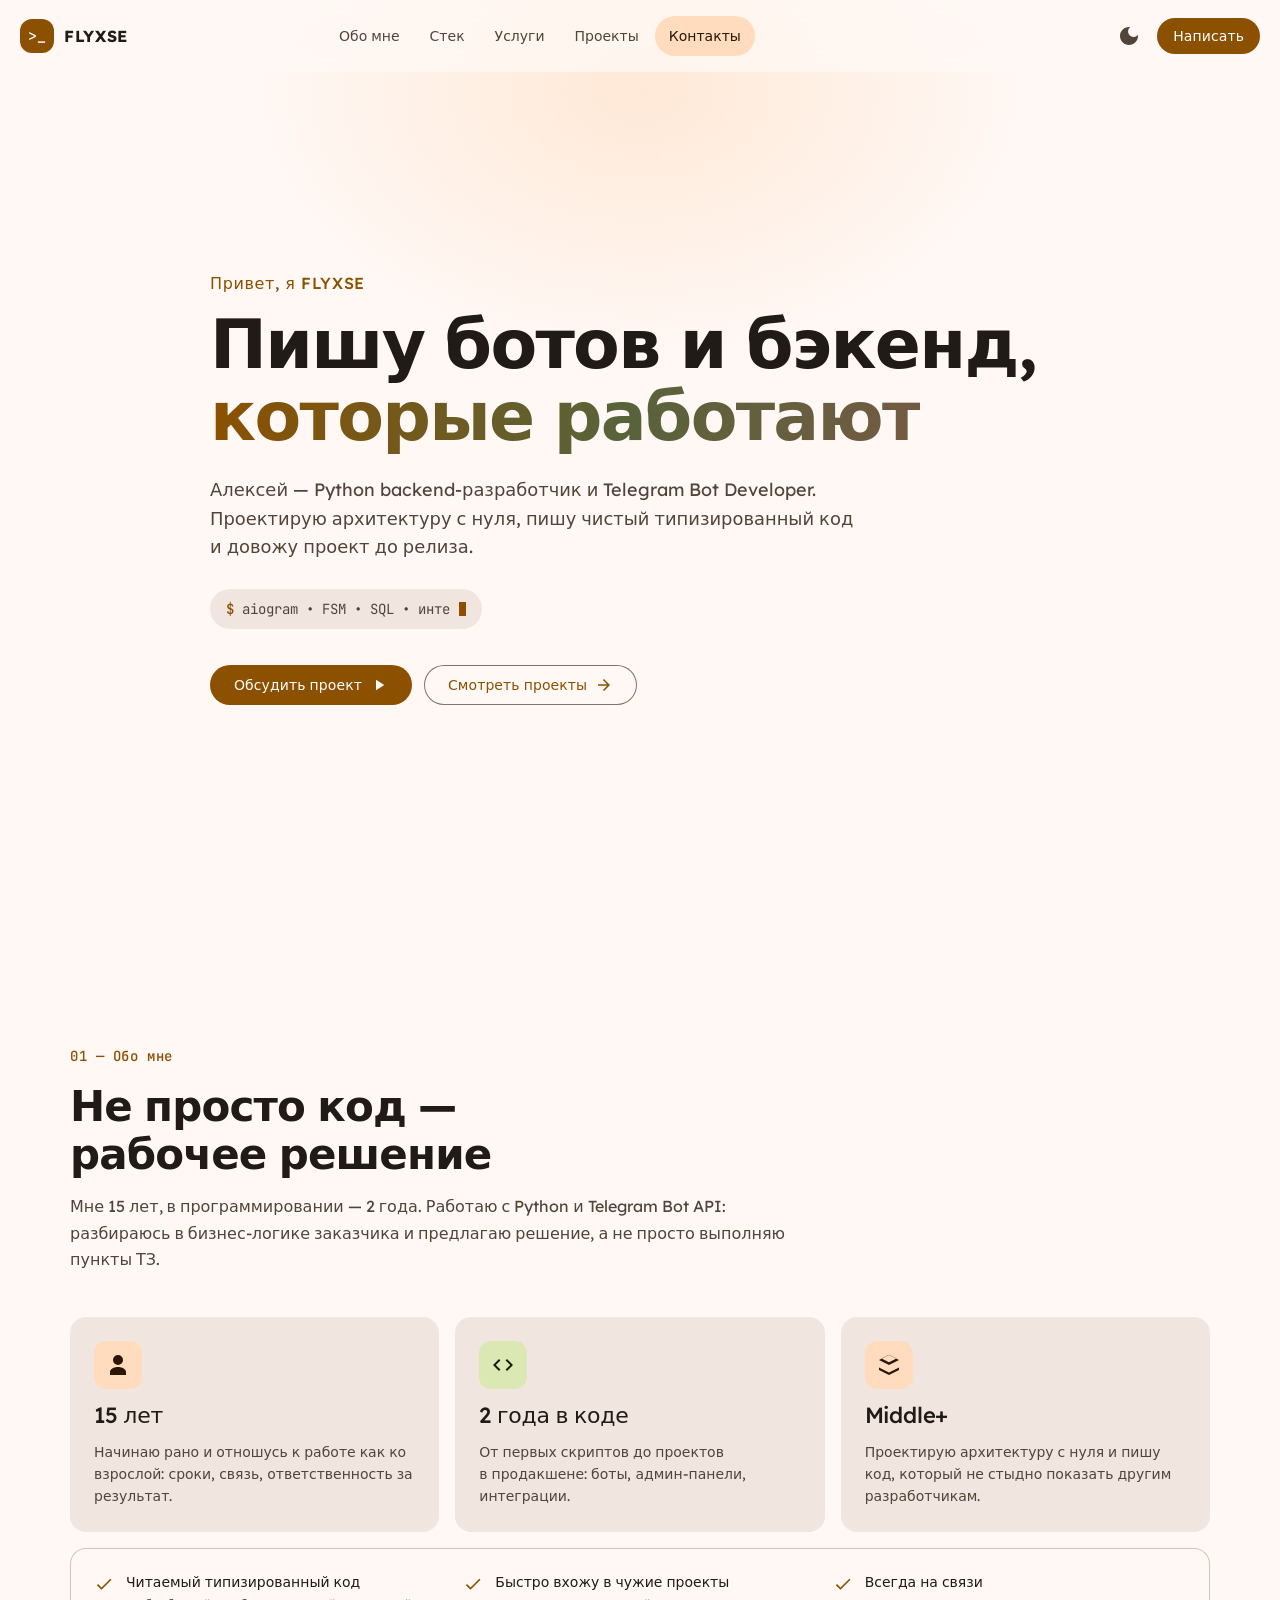
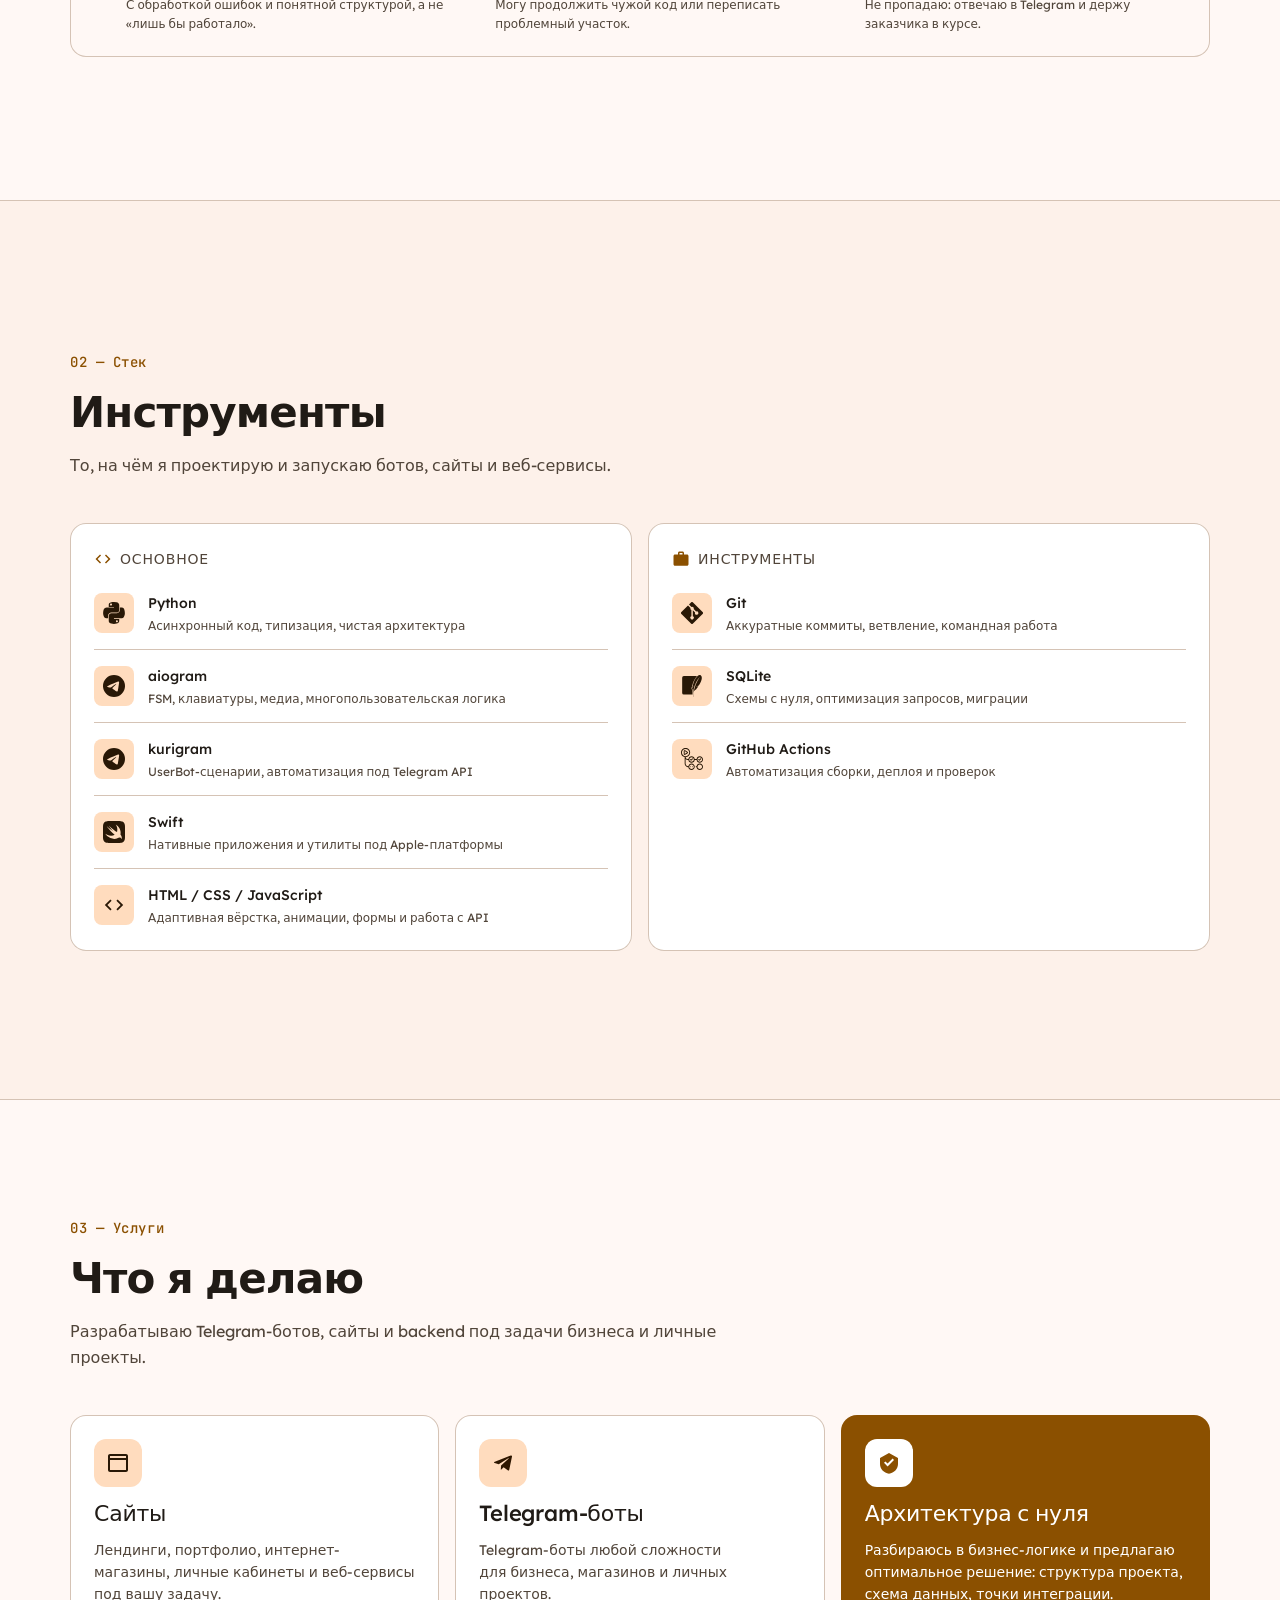
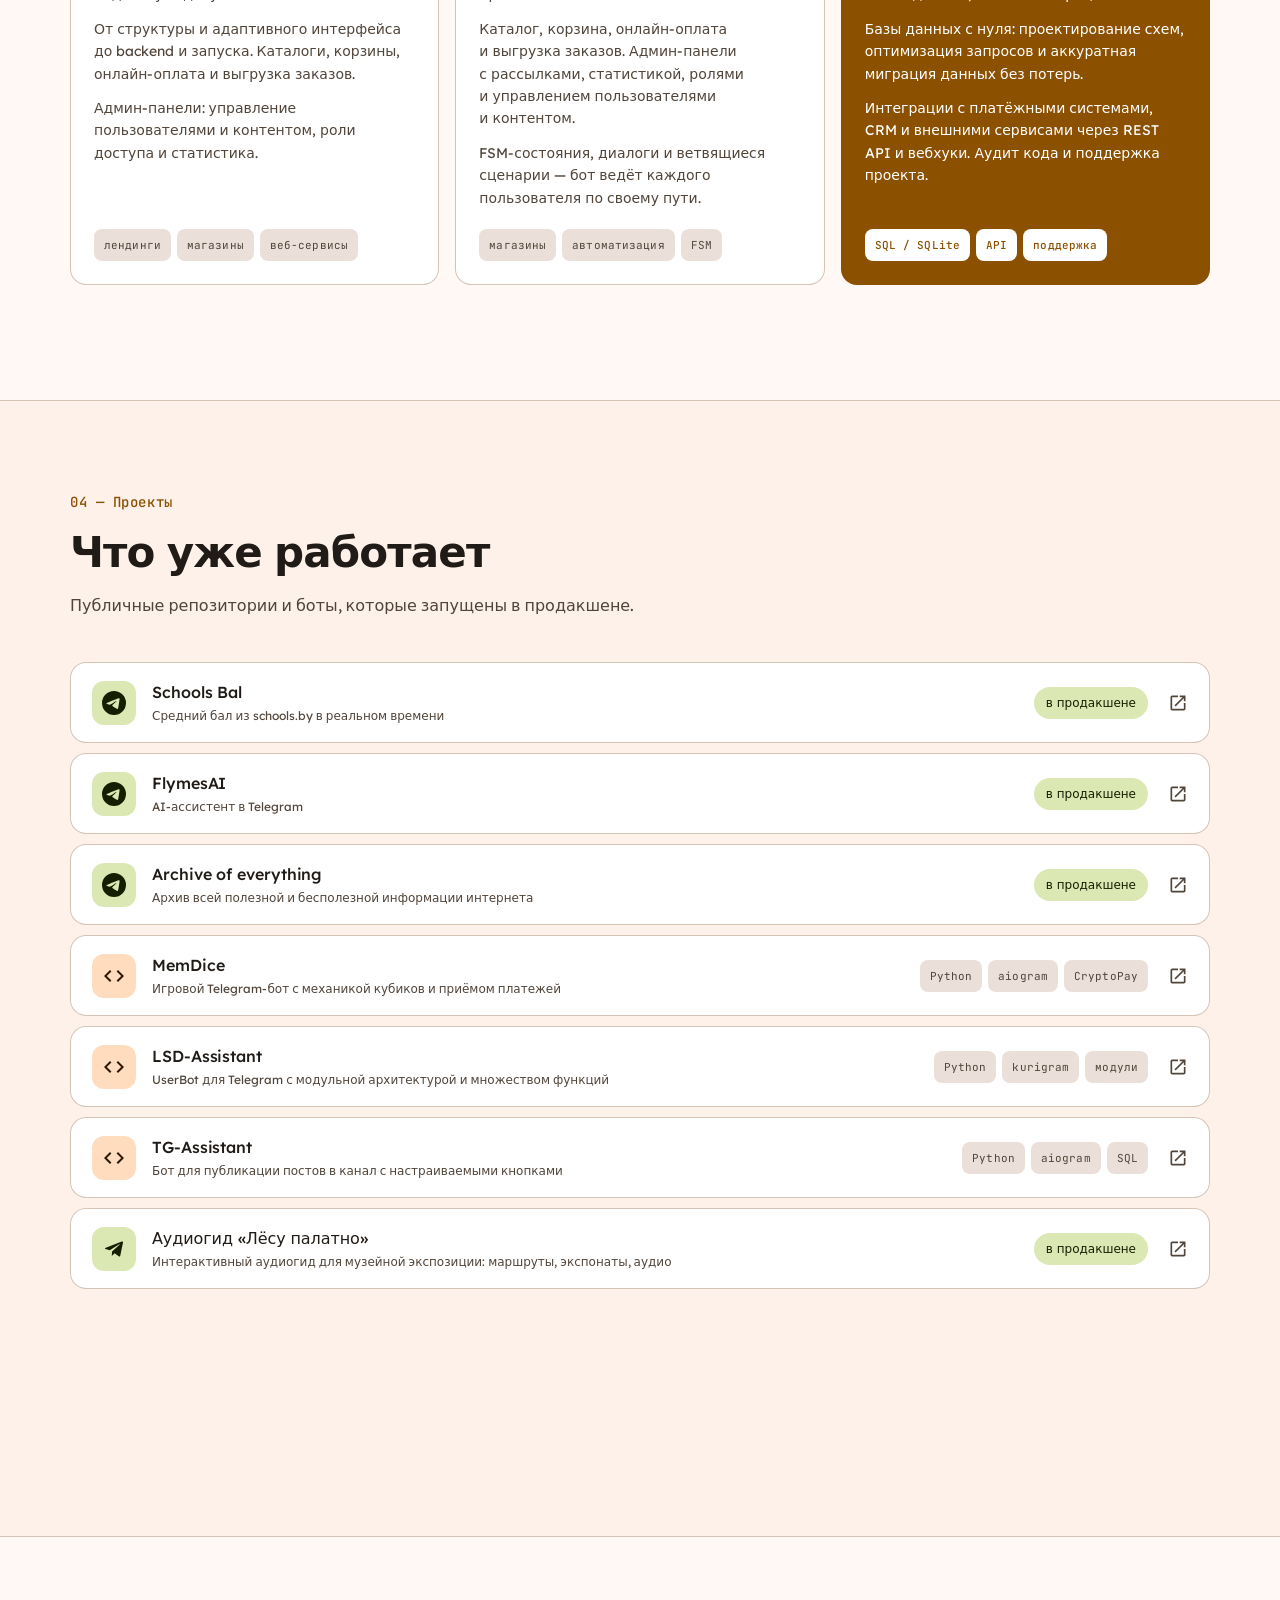
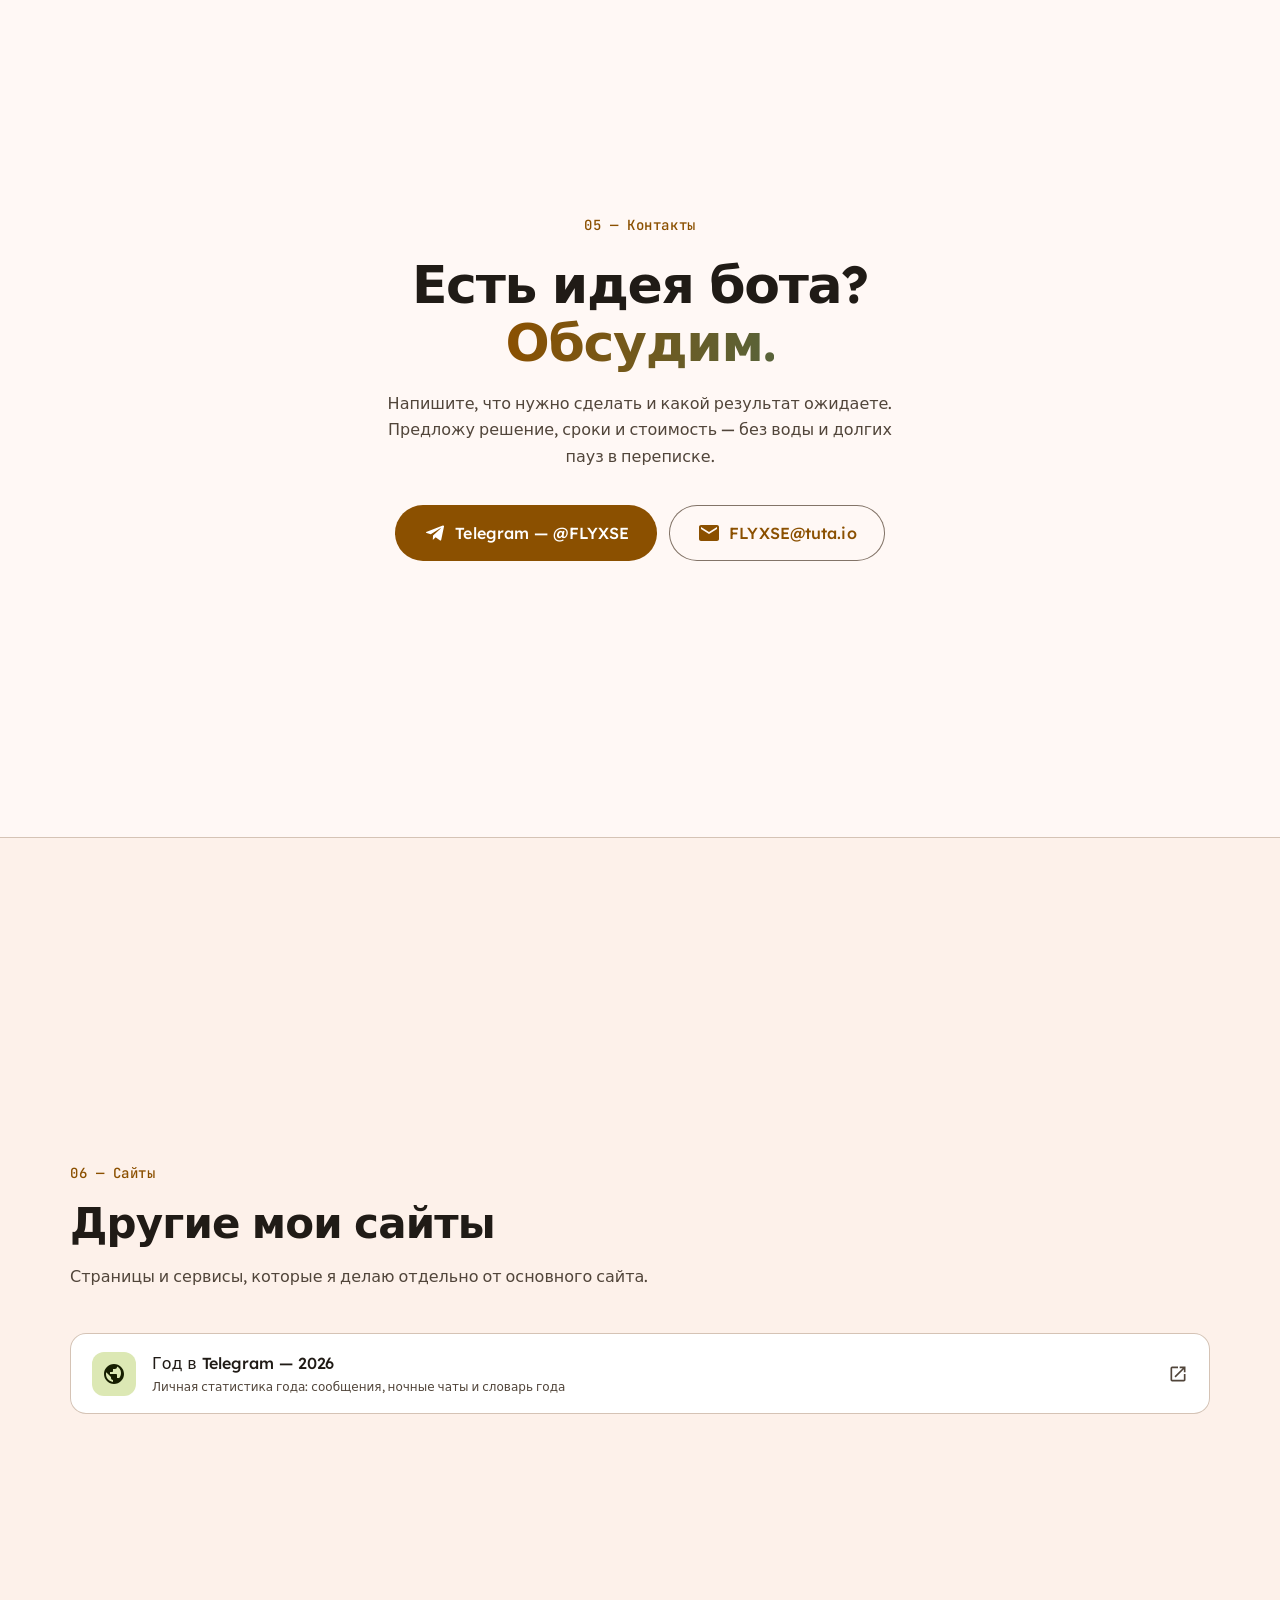
<file: index.html>
<!DOCTYPE html>
<html lang="ru">
<head>
  <meta charset="UTF-8">
  <meta name="viewport" content="width=device-width, initial-scale=1.0">
  <title>FLYXSE — Telegram Bot &amp; Python Backend Developer</title>
  <meta name="description" content="FLYXSE (Алексей) — Python backend-разработчик и Telegram Bot Developer из Беларуси. Боты для бизнеса, админ-панели, интеграции с API, базы данных.">
  <meta name="theme-color" content="#fff8f5" media="(prefers-color-scheme: light)">
  <meta name="theme-color" content="#17120f" media="(prefers-color-scheme: dark)">
  <meta property="og:type" content="website">
  <meta property="og:title" content="FLYXSE — Telegram Bot &amp; Python Backend Developer">
  <meta property="og:description" content="Боты для бизнеса, админ-панели, интеграции с API. Проектирую архитектуру с нуля и довожу до релиза.">
  <meta property="og:locale" content="ru_RU">
  <link rel="icon" href="data:image/svg+xml,%3Csvg xmlns='http://www.w3.org/2000/svg' viewBox='0 0 32 32'%3E%3Crect width='32' height='32' rx='9' fill='%238b5000'/%3E%3Ctext x='16' y='22' font-family='lexend,sans-serif' font-size='15' font-weight='600' fill='%23ffdcbe' text-anchor='middle'%3E%3E_%3C/text%3E%3C/svg%3E">
  <link rel="preconnect" href="https://fonts.googleapis.com">
  <link rel="preconnect" href="https://fonts.gstatic.com" crossorigin>
  <link href="https://fonts.googleapis.com/css2?family=Lexend:wght@300;400;500;600;700&family=JetBrains+Mono:wght@400;500&display=swap" rel="stylesheet">
  <link rel="stylesheet" href="tokens.css">
  <link rel="stylesheet" href="styles.css">
  <script>
    // Тема применяется до первой отрисовки, чтобы не было вспышки
    (function () {
      try {
        var saved = localStorage.getItem('flyxse-theme');
        if (saved === 'light' || saved === 'dark') document.documentElement.dataset.theme = saved;
      } catch (e) {}
    })();
  </script>
</head>
<body>

  <a class="skip-link" href="#main">Перейти к содержимому</a>

  <!-- ══════════════ TOP APP BAR ══════════════ -->
  <header class="app-bar" id="app-bar">
    <div class="app-bar__inner">
      <a class="brand" href="#home" aria-label="FLYXSE — на главную">
        <span class="brand__mark" aria-hidden="true">&gt;_</span>
        <span class="brand__name">FLYXSE</span>
      </a>

      <nav class="app-bar__nav" aria-label="Основная навигация">
        <a href="#about">Обо мне</a>
        <a href="#stack">Стек</a>
        <a href="#services">Услуги</a>
        <a href="#projects">Проекты</a>
        <a href="#contact">Контакты</a>
      </nav>

      <div class="app-bar__actions">
        <button class="icon-btn" id="theme-toggle" type="button" aria-label="Переключить тему" aria-pressed="false">
          <svg class="icon icon--sun" viewBox="0 0 24 24" aria-hidden="true"><path d="M12 7c-2.76 0-5 2.24-5 5s2.24 5 5 5 5-2.24 5-5-2.24-5-5-5zM2 13h2c.55 0 1-.45 1-1s-.45-1-1-1H2c-.55 0-1 .45-1 1s.45 1 1 1zm18 0h2c.55 0 1-.45 1-1s-.45-1-1-1h-2c-.55 0-1 .45-1 1s.45 1 1 1zM11 2v2c0 .55.45 1 1 1s1-.45 1-1V2c0-.55-.45-1-1-1s-1 .45-1 1zm0 18v2c0 .55.45 1 1 1s1-.45 1-1v-2c0-.55-.45-1-1-1s-1 .45-1 1zM5.99 4.58a.996.996 0 0 0-1.41 0 .996.996 0 0 0 0 1.41l1.06 1.06c.39.39 1.03.39 1.41 0s.39-1.03 0-1.41L5.99 4.58zm12.37 12.37a.996.996 0 0 0-1.41 0 .996.996 0 0 0 0 1.41l1.06 1.06c.39.39 1.03.39 1.41 0a.996.996 0 0 0 0-1.41l-1.06-1.06zm1.06-10.96a.996.996 0 0 0 0-1.41.996.996 0 0 0-1.41 0l-1.06 1.06c-.39.39-.39 1.03 0 1.41s1.03.39 1.41 0l1.06-1.06zM7.05 18.36a.996.996 0 0 0 0-1.41.996.996 0 0 0-1.41 0l-1.06 1.06c-.39.39-.39 1.03 0 1.41s1.03.39 1.41 0l1.06-1.06z"/></svg>
          <svg class="icon icon--moon" viewBox="0 0 24 24" aria-hidden="true"><path d="M12 3c-4.97 0-9 4.03-9 9s4.03 9 9 9 9-4.03 9-9c0-.46-.04-.92-.1-1.36-.98 1.37-2.58 2.26-4.4 2.26-2.98 0-5.4-2.42-5.4-5.4 0-1.81.89-3.42 2.26-4.4-.44-.06-.9-.1-1.36-.1z"/></svg>
        </button>
        <a class="btn btn--filled btn--sm app-bar__cta" href="https://t.me/FLYXSE" target="_blank" rel="noopener">
          Написать
        </a>
        <button class="icon-btn app-bar__menu" id="menu-open" type="button" aria-label="Открыть меню" aria-expanded="false" aria-controls="drawer">
          <svg class="icon" viewBox="0 0 24 24" aria-hidden="true"><path d="M3 6h18v2H3V6zm0 5h18v2H3v-2zm0 5h18v2H3v-2z"/></svg>
        </button>
      </div>
    </div>
  </header>

  <!-- ══════════════ NAV DRAWER (mobile) ══════════════ -->
  <div class="scrim" id="scrim" hidden></div>
  <aside class="drawer" id="drawer" aria-label="Меню" aria-hidden="true">
    <div class="drawer__head">
      <span class="brand__mark" aria-hidden="true">&gt;_</span>
      <span class="brand__name">FLYXSE</span>
      <button class="icon-btn" id="menu-close" type="button" aria-label="Закрыть меню">
        <svg class="icon" viewBox="0 0 24 24" aria-hidden="true"><path d="M19 6.41 17.59 5 12 10.59 6.41 5 5 6.41 10.59 12 5 17.59 6.41 19 12 13.41 17.59 19 19 17.59 13.41 12z"/></svg>
      </button>
    </div>
    <nav class="drawer__nav" aria-label="Мобильная навигация">
      <a href="#about"><span class="drawer__num">01</span>Обо мне</a>
      <a href="#stack"><span class="drawer__num">02</span>Стек</a>
      <a href="#services"><span class="drawer__num">03</span>Услуги</a>
      <a href="#projects"><span class="drawer__num">04</span>Проекты</a>
      <a href="#contact"><span class="drawer__num">05</span>Контакты</a>
    </nav>
    <div class="drawer__foot">
      <a class="btn btn--filled btn--full" href="https://t.me/FLYXSE" target="_blank" rel="noopener">Написать в Telegram</a>
    </div>
  </aside>

  <main id="main">

    <!-- ══════════════ HERO ══════════════ -->
    <section class="hero" id="home" aria-labelledby="hero-title">
      <div class="hero__glow" aria-hidden="true"></div>
      <div class="wrap hero__inner">

        <p class="hero__kicker">Привет, я&nbsp;FLYXSE</p>

        <h1 class="hero__title" id="hero-title">
          Пишу ботов и&nbsp;бэкенд,<br>
          <span class="hero__title-accent">которые работают</span>
        </h1>

        <p class="hero__sub">
          Алексей — Python backend-разработчик и&nbsp;Telegram Bot Developer.
          Проектирую архитектуру с&nbsp;нуля, пишу чистый типизированный код
          и&nbsp;довожу проект до&nbsp;релиза.
        </p>

        <p class="hero__typing" aria-live="off">
          <span class="hero__typing-label">$</span>
          <span id="typing" class="hero__typing-text"></span><span class="caret" aria-hidden="true"></span>
        </p>

        <div class="hero__cta">
          <a class="btn btn--filled" href="https://t.me/FLYXSE" target="_blank" rel="noopener">
            Обсудить проект
            <svg class="icon icon--sm" viewBox="0 0 24 24" aria-hidden="true"><path d="M8 5v14l11-7z"/></svg>
          </a>
          <a class="btn btn--outlined" href="#projects">
            Смотреть проекты
            <svg class="icon icon--sm" viewBox="0 0 24 24" aria-hidden="true"><path d="M12 4l-1.41 1.41L16.17 11H4v2h12.17l-5.58 5.59L12 20l8-8z"/></svg>
          </a>
        </div>
      </div>
    </section>

    <!-- ══════════════ ABOUT ══════════════ -->
    <section class="section" id="about" aria-labelledby="about-title">
      <div class="wrap">
        <div class="section__head reveal">
          <span class="section__eyebrow">01 — Обо мне</span>
          <h2 class="section__title" id="about-title">Не&nbsp;просто код&nbsp;— рабочее решение</h2>
          <p class="section__sub">
            Мне 15&nbsp;лет, в&nbsp;программировании&nbsp;— 2&nbsp;года. Работаю с&nbsp;Python и&nbsp;Telegram Bot API:
            разбираюсь в&nbsp;бизнес-логике заказчика и&nbsp;предлагаю решение, а&nbsp;не&nbsp;просто выполняю пункты ТЗ.
          </p>
        </div>

        <div class="about-grid">
          <article class="card card--filled reveal">
            <span class="card__icon card__icon--primary">
              <svg class="icon" viewBox="0 0 24 24" aria-hidden="true"><path d="M12 12a5 5 0 1 0 0-10 5 5 0 0 0 0 10zm0 2c-4.42 0-8 2.24-8 5v3h16v-3c0-2.76-3.58-5-8-5z"/></svg>
            </span>
            <h3 class="card__title">15 лет</h3>
            <p class="card__text">Начинаю рано и&nbsp;отношусь к&nbsp;работе как ко взрослой: сроки, связь, ответственность за результат.</p>
          </article>

          <article class="card card--filled reveal">
            <span class="card__icon card__icon--tertiary">
              <svg class="icon" viewBox="0 0 24 24" aria-hidden="true"><path d="M9.4 16.6 4.8 12l4.6-4.6L8 6l-6 6 6 6 1.4-1.4zm5.2 0 4.6-4.6-4.6-4.6L16 6l6 6-6 6-1.4-1.4z"/></svg>
            </span>
            <h3 class="card__title">2 года в коде</h3>
            <p class="card__text">От первых скриптов до&nbsp;проектов в&nbsp;продакшене: боты, админ-панели, интеграции.</p>
          </article>

          <article class="card card--filled reveal">
            <span class="card__icon card__icon--secondary">
              <svg class="icon" viewBox="0 0 24 24" aria-hidden="true"><path d="M12 2 2 7l10 5 10-5-10-5zm0 7.24L4.53 5.5 12 1.76l7.47 3.74L12 9.24zM2 17l10 5 10-5v-2.5l-10 5-10-5V17z"/></svg>
            </span>
            <h3 class="card__title">Middle+</h3>
            <p class="card__text">Проектирую архитектуру с&nbsp;нуля и&nbsp;пишу код, который не&nbsp;стыдно показать другим разработчикам.</p>
          </article>
        </div>

        <ul class="principles reveal" aria-label="Принципы работы">
          <li>
            <svg class="icon icon--check" viewBox="0 0 24 24" aria-hidden="true"><path d="M9 16.17 4.83 12l-1.42 1.41L9 19 21 7l-1.41-1.41z"/></svg>
            <div><strong>Читаемый типизированный код</strong><span>С обработкой ошибок и&nbsp;понятной структурой, а не «лишь бы работало».</span></div>
          </li>
          <li>
            <svg class="icon icon--check" viewBox="0 0 24 24" aria-hidden="true"><path d="M9 16.17 4.83 12l-1.42 1.41L9 19 21 7l-1.41-1.41z"/></svg>
            <div><strong>Быстро вхожу в чужие проекты</strong><span>Могу продолжить чужой код или переписать проблемный участок.</span></div>
          </li>
          <li>
            <svg class="icon icon--check" viewBox="0 0 24 24" aria-hidden="true"><path d="M9 16.17 4.83 12l-1.42 1.41L9 19 21 7l-1.41-1.41z"/></svg>
            <div><strong>Всегда на связи</strong><span>Не пропадаю: отвечаю в&nbsp;Telegram и&nbsp;держу заказчика в&nbsp;курсе.</span></div>
          </li>
        </ul>
      </div>
    </section>

    <!-- ══════════════ STACK ══════════════ -->
    <section class="section section--tonal" id="stack" aria-labelledby="stack-title">
      <div class="wrap">
        <div class="section__head reveal">
          <span class="section__eyebrow">02 — Стек</span>
          <h2 class="section__title" id="stack-title">Инструменты</h2>
          <p class="section__sub">То, на&nbsp;чём я&nbsp;проектирую и&nbsp;запускаю ботов, сайты и&nbsp;веб-сервисы.</p>
        </div>

        <div class="stack-grid">
          <div class="stack-group reveal">
            <h3 class="stack-group__title">
              <svg class="icon icon--sm" viewBox="0 0 24 24" aria-hidden="true"><path d="M9.4 16.6 4.8 12l4.6-4.6L8 6l-6 6 6 6 1.4-1.4zm5.2 0 4.6-4.6-4.6-4.6L16 6l6 6-6 6-1.4-1.4z"/></svg>
              Основное
            </h3>
            <ul class="stack-list">
              <li class="stack-item">
                <span class="stack-item__icon" aria-hidden="true">
                  <svg class="stack-item__brand" viewBox="0 0 24 24"><path d="M11.858 0c-.978.005-1.913.088-2.736.234C6.7.662 6.26 1.558 6.26 3.21v2.182h5.725v.727H4.111c-1.664 0-3.121 1-3.577 2.903-.526 2.181-.549 3.542 0 5.82.407 1.694 1.379 2.902 3.043 2.902h1.969v-2.616c0-1.89 1.635-3.557 3.576-3.557h5.72c1.591 0 2.862-1.31 2.862-2.91v-5.45c0-1.553-1.309-2.718-2.863-2.977A18 18 0 0 0 11.858 0M8.762 1.755c.591 0 1.074.491 1.074 1.095 0 .601-.483 1.087-1.074 1.087A1.08 1.08 0 0 1 7.688 2.85c0-.604.48-1.095 1.074-1.095m9.656 4.364v2.543c0 1.971-1.671 3.63-3.577 3.63H9.122c-1.566 0-2.862 1.34-2.862 2.91v5.452c0 1.551 1.349 2.464 2.862 2.91 1.813.532 3.55.628 5.72 0 1.44-.418 2.862-1.258 2.862-2.91V18.47h-5.719v-.727h8.582c1.664 0 2.284-1.16 2.862-2.903.598-1.793.573-3.518 0-5.819-.41-1.656-1.196-2.903-2.862-2.903zm-3.216 13.807a1.08 1.08 0 0 1 1.074 1.088c0 .604-.48 1.094-1.074 1.094-.592 0-1.075-.49-1.075-1.094 0-.601.483-1.088 1.075-1.088"/></svg>
                </span>
                <div class="stack-item__body">
                  <span class="stack-item__name">Python</span>
                  <span class="stack-item__note">Асинхронный код, типизация, чистая архитектура</span>
                </div>
              </li>
              <li class="stack-item">
                <span class="stack-item__icon" aria-hidden="true">
                  <svg class="stack-item__brand" viewBox="0 0 24 24"><path d="M11.944 0A12 12 0 0 0 0 12a12 12 0 0 0 12 12 12 12 0 0 0 12-12A12 12 0 0 0 12 0a12 12 0 0 0-.056 0zm4.962 7.224c.1-.002.321.023.465.14a.506.506 0 0 1 .171.325c.016.093.036.306.02.472-.18 1.898-.962 6.502-1.36 8.627-.168.9-.499 1.201-.82 1.23-.696.065-1.225-.46-1.9-.902-1.056-.693-1.653-1.124-2.678-1.8-1.185-.78-.417-1.21.258-1.91.177-.184 3.247-2.977 3.307-3.23.007-.032.014-.15-.056-.212s-.174-.041-.249-.024c-.106.024-1.793 1.14-5.061 3.345-.48.33-.913.49-1.302.48-.428-.008-1.252-.241-1.865-.44-.752-.245-1.349-.374-1.297-.789.027-.216.325-.437.893-.663 3.498-1.524 5.83-2.529 6.998-3.014 3.332-1.386 4.025-1.627 4.476-1.635z"/></svg>
                </span>
                <div class="stack-item__body">
                  <span class="stack-item__name">aiogram</span>
                  <span class="stack-item__note">FSM, клавиатуры, медиа, многопользовательская логика</span>
                </div>
              </li>
              <li class="stack-item">
                <span class="stack-item__icon" aria-hidden="true">
                  <svg class="stack-item__brand" viewBox="0 0 24 24"><path d="M11.944 0A12 12 0 0 0 0 12a12 12 0 0 0 12 12 12 12 0 0 0 12-12A12 12 0 0 0 12 0a12 12 0 0 0-.056 0zm4.962 7.224c.1-.002.321.023.465.14a.506.506 0 0 1 .171.325c.016.093.036.306.02.472-.18 1.898-.962 6.502-1.36 8.627-.168.9-.499 1.201-.82 1.23-.696.065-1.225-.46-1.9-.902-1.056-.693-1.653-1.124-2.678-1.8-1.185-.78-.417-1.21.258-1.91.177-.184 3.247-2.977 3.307-3.23.007-.032.014-.15-.056-.212s-.174-.041-.249-.024c-.106.024-1.793 1.14-5.061 3.345-.48.33-.913.49-1.302.48-.428-.008-1.252-.241-1.865-.44-.752-.245-1.349-.374-1.297-.789.027-.216.325-.437.893-.663 3.498-1.524 5.83-2.529 6.998-3.014 3.332-1.386 4.025-1.627 4.476-1.635z"/></svg>
                </span>
                <div class="stack-item__body">
                  <span class="stack-item__name">kurigram</span>
                  <span class="stack-item__note">UserBot-сценарии, автоматизация под Telegram API</span>
                </div>
              </li>
              <li class="stack-item">
                <span class="stack-item__icon" aria-hidden="true">
                  <svg class="stack-item__brand" viewBox="0 0 24 24"><path d="M7.508 0c-.287 0-.573 0-.86.002-.241.002-.483.003-.724.01-.132.003-.263.009-.395.015A9.154 9.154 0 0 0 4.348.15 5.492 5.492 0 0 0 2.85.645 5.04 5.04 0 0 0 .645 2.848c-.245.48-.4.972-.495 1.5-.093.52-.122 1.05-.136 1.576a35.2 35.2 0 0 0-.012.724C0 6.935 0 7.221 0 7.508v8.984c0 .287 0 .575.002.862.002.24.005.481.012.722.014.526.043 1.057.136 1.576.095.528.25 1.02.495 1.5a5.03 5.03 0 0 0 2.205 2.203c.48.244.97.4 1.498.495.52.093 1.05.124 1.576.138.241.007.483.009.724.01.287.002.573.002.86.002h8.984c.287 0 .573 0 .86-.002.241-.001.483-.003.724-.01a10.523 10.523 0 0 0 1.578-.138 5.322 5.322 0 0 0 1.498-.495 5.035 5.035 0 0 0 2.203-2.203c.245-.48.4-.972.495-1.5.093-.52.124-1.05.138-1.576.007-.241.009-.481.01-.722.002-.287.002-.575.002-.862V7.508c0-.287 0-.573-.002-.86a33.662 33.662 0 0 0-.01-.724 10.5 10.5 0 0 0-.138-1.576 5.328 5.328 0 0 0-.495-1.5A5.039 5.039 0 0 0 21.152.645 5.32 5.32 0 0 0 19.654.15a10.493 10.493 0 0 0-1.578-.138 34.98 34.98 0 0 0-.722-.01C17.067 0 16.779 0 16.492 0H7.508zm6.035 3.41c4.114 2.47 6.545 7.162 5.549 11.131-.024.093-.05.181-.076.272l.002.001c2.062 2.538 1.5 5.258 1.236 4.745-1.072-2.086-3.066-1.568-4.088-1.043a6.803 6.803 0 0 1-.281.158l-.02.012-.002.002c-2.115 1.123-4.957 1.205-7.812-.022a12.568 12.568 0 0 1-5.64-4.838c.649.48 1.35.902 2.097 1.252 3.019 1.414 6.051 1.311 8.197-.002C9.651 12.73 7.101 9.67 5.146 7.191a10.628 10.628 0 0 1-1.005-1.384c2.34 2.142 6.038 4.83 7.365 5.576C8.69 8.408 6.208 4.743 6.324 4.86c4.436 4.47 8.528 6.996 8.528 6.996.154.085.27.154.36.213.085-.215.16-.437.224-.668.708-2.588-.09-5.548-1.893-7.992z"/></svg>
                </span>
                <div class="stack-item__body">
                  <span class="stack-item__name">Swift</span>
                  <span class="stack-item__note">Нативные приложения и утилиты под Apple-платформы</span>
                </div>
              </li>
              <li class="stack-item">
                <span class="stack-item__icon" aria-hidden="true">
                  <svg class="stack-item__brand" viewBox="0 0 24 24"><path d="M9.4 16.6 4.8 12l4.6-4.6L8 6l-6 6 6 6 1.4-1.4zm5.2 0 4.6-4.6-4.6-4.6L16 6l6 6-6 6-1.4-1.4z"/></svg>
                </span>
                <div class="stack-item__body">
                  <span class="stack-item__name">HTML / CSS / JavaScript</span>
                  <span class="stack-item__note">Адаптивная вёрстка, анимации, формы и работа с API</span>
                </div>
              </li>
            </ul>
          </div>

          <div class="stack-group reveal">
            <h3 class="stack-group__title">
              <svg class="icon icon--sm" viewBox="0 0 24 24" aria-hidden="true"><path d="M20 6h-4V4c0-1.11-.89-2-2-2h-4c-1.11 0-2 .89-2 2v2H4c-1.11 0-2 .89-2 2v11c0 1.11.89 2 2 2h16c1.11 0 2-.89 2-2V8c0-1.11-.89-2-2-2zm-10-2h4v2h-4V4z"/></svg>
              Инструменты
            </h3>
            <ul class="stack-list">
              <li class="stack-item">
                <span class="stack-item__icon" aria-hidden="true">
                  <svg class="stack-item__brand" viewBox="0 0 24 24"><path d="M13.09 23.549a1.54 1.54 0 0 1-2.18 0L.451 13.089a1.54 1.54 0 0 1 0-2.179l7.191-7.19 2.733 2.733a1.85 1.85 0 0 0 .964 2.326v6.66a1.849 1.849 0 1 0 1.54 0V8.957l2.508 2.508a1.85 1.85 0 1 0 1.09-1.09l-2.634-2.634a1.85 1.85 0 0 0-2.378-2.377L8.73 2.63 10.91.451a1.54 1.54 0 0 1 2.179 0l10.459 10.46a1.54 1.54 0 0 1 0 2.179z"/></svg>
                </span>
                <div class="stack-item__body">
                  <span class="stack-item__name">Git</span>
                  <span class="stack-item__note">Аккуратные коммиты, ветвление, командная работа</span>
                </div>
              </li>
              <li class="stack-item">
                <span class="stack-item__icon" aria-hidden="true">
                  <svg class="stack-item__brand" viewBox="0 0 24 24"><path d="M21.678.521c-1.032-.92-2.28-.55-3.513.544a8.71 8.71 0 0 0-.547.535c-2.109 2.237-4.066 6.38-4.674 9.544.237.48.422 1.093.544 1.561a13.044 13.044 0 0 1 .164.703s-.019-.071-.096-.296l-.05-.146a1.689 1.689 0 0 0-.033-.08c-.138-.32-.518-.995-.686-1.289-.143.423-.27.818-.376 1.176.484.884.778 2.4.778 2.4s-.025-.099-.147-.442c-.107-.303-.644-1.244-.772-1.464-.217.804-.304 1.346-.226 1.478.152.256.296.698.422 1.186.286 1.1.485 2.44.485 2.44l.017.224a22.41 22.41 0 0 0 .056 2.748c.095 1.146.273 2.13.5 2.657l.155-.084c-.334-1.038-.47-2.399-.41-3.967.09-2.398.642-5.29 1.661-8.304 1.723-4.55 4.113-8.201 6.3-9.945-1.993 1.8-4.692 7.63-5.5 9.788-.904 2.416-1.545 4.684-1.931 6.857.666-2.037 2.821-2.912 2.821-2.912s1.057-1.304 2.292-3.166c-.74.169-1.955.458-2.362.629-.6.251-.762.337-.762.337s1.945-1.184 3.613-1.72C21.695 7.9 24.195 2.767 21.678.521m-18.573.543A1.842 1.842 0 0 0 1.27 2.9v16.608a1.84 1.84 0 0 0 1.835 1.834h9.418a22.953 22.953 0 0 1-.052-2.707c-.006-.062-.011-.141-.016-.2a27.01 27.01 0 0 0-.473-2.378c-.121-.47-.275-.898-.369-1.057-.116-.197-.098-.31-.097-.432 0-.12.015-.245.037-.386a9.98 9.98 0 0 1 .234-1.045l.217-.028c-.017-.035-.014-.065-.031-.097l-.041-.381a32.8 32.8 0 0 1 .382-1.194l.2-.019c-.008-.016-.01-.038-.018-.053l-.043-.316c.63-3.28 2.587-7.443 4.8-9.791.066-.069.133-.128.198-.194Z"/></svg>
                </span>
                <div class="stack-item__body">
                  <span class="stack-item__name">SQLite</span>
                  <span class="stack-item__note">Схемы с нуля, оптимизация запросов, миграции</span>
                </div>
              </li>
              <li class="stack-item">
                <span class="stack-item__icon" aria-hidden="true">
                  <svg class="stack-item__brand" viewBox="0 0 24 24"><path d="M10.984 13.836a.5.5 0 0 1-.353-.146l-.745-.743a.5.5 0 1 1 .706-.708l.392.391 1.181-1.18a.5.5 0 0 1 .708.707l-1.535 1.533a.504.504 0 0 1-.354.146zm9.353-.147l1.534-1.532a.5.5 0 0 0-.707-.707l-1.181 1.18-.392-.391a.5.5 0 1 0-.706.708l.746.743a.497.497 0 0 0 .706-.001zM4.527 7.452l2.557-1.585A1 1 0 0 0 7.09 4.17L4.533 2.56A1 1 0 0 0 3 3.406v3.196a1.001 1.001 0 0 0 1.527.85zm2.03-2.436L4 6.602V3.406l2.557 1.61zM24 12.5c0 1.93-1.57 3.5-3.5 3.5a3.503 3.503 0 0 1-3.46-3h-2.08a3.503 3.503 0 0 1-3.46 3 3.502 3.502 0 0 1-3.46-3h-.558c-.972 0-1.85-.399-2.482-1.042V17c0 1.654 1.346 3 3 3h.04c.244-1.693 1.7-3 3.46-3 1.93 0 3.5 1.57 3.5 3.5S13.43 24 11.5 24a3.502 3.502 0 0 1-3.46-3H8c-2.206 0-4-1.794-4-4V9.899A5.008 5.008 0 0 1 0 5c0-2.757 2.243-5 5-5s5 2.243 5 5a5.005 5.005 0 0 1-4.952 4.998A2.482 2.482 0 0 0 7.482 12h.558c.244-1.693 1.7-3 3.46-3a3.502 3.502 0 0 1 3.46 3h2.08a3.503 3.503 0 0 1 3.46-3c1.93 0 3.5 1.57 3.5 3.5zm-15 8c0 1.378 1.122 2.5 2.5 2.5s2.5-1.122 2.5-2.5-1.122-2.5-2.5-2.5S9 19.122 9 20.5zM5 9c2.206 0 4-1.794 4-4S7.206 1 5 1 1 2.794 1 5s1.794 4 4 4zm9 3.5c0-1.378-1.122-2.5-2.5-2.5S9 11.122 9 12.5s1.122 2.5 2.5 2.5 2.5-1.122 2.5-2.5zm9 0c0-1.378-1.122-2.5-2.5-2.5S18 11.122 18 12.5s1.122 2.5 2.5 2.5 2.5-1.122 2.5-2.5zm-13 8a.5.5 0 1 0 1 0 .5.5 0 0 0-1 0zm2 0a.5.5 0 1 0 1 0 .5.5 0 0 0-1 0zm12 0c0 1.93-1.57 3.5-3.5 3.5a3.503 3.503 0 0 1-3.46-3.002c-.007.001-.013.005-.021.005l-.506.017h-.017a.5.5 0 0 1-.016-.999l.506-.017c.018-.002.035.006.052.007A3.503 3.503 0 0 1 20.5 17c1.93 0 3.5 1.57 3.5 3.5zm-1 0c0-1.378-1.122-2.5-2.5-2.5S18 19.122 18 20.5s1.122 2.5 2.5 2.5 2.5-1.122 2.5-2.5z"/></svg>
                </span>
                <div class="stack-item__body">
                  <span class="stack-item__name">GitHub Actions</span>
                  <span class="stack-item__note">Автоматизация сборки, деплоя и проверок</span>
                </div>
              </li>
            </ul>
          </div>
        </div>
      </div>
    </section>

    <!-- ══════════════ SERVICES ══════════════ -->
    <section class="section" id="services" aria-labelledby="services-title">
      <div class="wrap">
        <div class="section__head reveal">
          <span class="section__eyebrow">03 — Услуги</span>
          <h2 class="section__title" id="services-title">Что я&nbsp;делаю</h2>
          <p class="section__sub">Разрабатываю Telegram-ботов, сайты и&nbsp;backend под&nbsp;задачи бизнеса и&nbsp;личные проекты.</p>
        </div>

        <div class="service-grid">
          <article class="card card--outlined service reveal">
            <span class="card__icon card__icon--secondary">
              <svg class="icon" viewBox="0 0 24 24" aria-hidden="true"><path d="M20 3H4c-1.1 0-2 .9-2 2v14c0 1.1.9 2 2 2h16c1.1 0 2-.9 2-2V5c0-1.1-.9-2-2-2zm0 16H4V9h16v10zm0-12H4V5h16v2z"/></svg>
            </span>
            <h3 class="card__title">Сайты</h3>
            <p class="card__text">Лендинги, портфолио, интернет-магазины, личные кабинеты и&nbsp;веб-сервисы под&nbsp;вашу задачу.</p>
            <p class="card__text">От структуры и&nbsp;адаптивного интерфейса до&nbsp;backend и&nbsp;запуска. Каталоги, корзины, онлайн-оплата и&nbsp;выгрузка заказов.</p>
            <p class="card__text">Админ-панели: управление пользователями и&nbsp;контентом, роли доступа и&nbsp;статистика.</p>
            <ul class="tag-row">
              <li class="tag">лендинги</li><li class="tag">магазины</li><li class="tag">веб-сервисы</li>
            </ul>
          </article>

          <article class="card card--outlined service reveal">
            <span class="card__icon card__icon--primary">
              <svg class="icon" viewBox="0 0 24 24" aria-hidden="true"><path d="M9.78 18.65l.28-4.23 7.68-6.92c.34-.31-.07-.46-.52-.19L7.74 13.3 3.64 12c-.88-.25-.89-.86.2-1.3l15.97-6.16c.73-.33 1.43.18 1.15 1.3l-2.72 12.81c-.19.91-.74 1.13-1.5.71L12.6 16.3l-1.99 1.93c-.23.23-.42.42-.83.42z"/></svg>
            </span>
            <h3 class="card__title">Telegram-боты</h3>
            <p class="card__text">Telegram-боты любой сложности для&nbsp;бизнеса, магазинов и&nbsp;личных проектов.</p>
            <p class="card__text">Каталог, корзина, онлайн-оплата и&nbsp;выгрузка заказов. Админ-панели с&nbsp;рассылками, статистикой, ролями и&nbsp;управлением пользователями и&nbsp;контентом.</p>
            <p class="card__text">FSM-состояния, диалоги и&nbsp;ветвящиеся сценарии — бот ведёт каждого пользователя по&nbsp;своему пути.</p>
            <ul class="tag-row">
              <li class="tag">магазины</li><li class="tag">автоматизация</li><li class="tag">FSM</li>
            </ul>
          </article>

          <article class="card card--filled service service--accent reveal">
            <span class="card__icon card__icon--on-accent">
              <svg class="icon" viewBox="0 0 24 24" aria-hidden="true"><path d="M12 2 3 7v6c0 5 3.8 8.8 9 9.8 5.2-1 9-4.8 9-9.8V7l-9-5zm-1.4 13.4L7 11.8l1.4-1.4 2.2 2.2 5-5L17 9l-6.4 6.4z"/></svg>
            </span>
            <h3 class="card__title">Архитектура с нуля</h3>
            <p class="card__text">Разбираюсь в&nbsp;бизнес-логике и&nbsp;предлагаю оптимальное решение: структура проекта, схема данных, точки интеграции.</p>
            <p class="card__text">Базы данных с&nbsp;нуля: проектирование схем, оптимизация запросов и&nbsp;аккуратная миграция данных без&nbsp;потерь.</p>
            <p class="card__text">Интеграции с&nbsp;платёжными системами, CRM и&nbsp;внешними сервисами через REST API и&nbsp;вебхуки. Аудит кода и&nbsp;поддержка проекта.</p>
            <ul class="tag-row">
              <li class="tag">SQL / SQLite</li><li class="tag">API</li><li class="tag">поддержка</li>
            </ul>
          </article>
        </div>
      </div>
    </section>

    <!-- ══════════════ PROJECTS ══════════════ -->
    <section class="section section--tonal" id="projects" aria-labelledby="projects-title">
      <div class="wrap">
        <div class="section__head reveal">
          <span class="section__eyebrow">04 — Проекты</span>
          <h2 class="section__title" id="projects-title">Что уже работает</h2>
          <p class="section__sub">Публичные репозитории и&nbsp;боты, которые запущены в&nbsp;продакшене.</p>
        </div>

        <ul class="project-list">
          <li class="reveal">
            <a class="project" href="https://t.me/Schools_bal_bot" target="_blank" rel="noopener">
              <span class="project__lead">
                <span class="project__badge project__badge--live" aria-hidden="true">
                  <svg class="icon" viewBox="0 0 24 24"><path d="M11.944 0A12 12 0 0 0 0 12a12 12 0 0 0 12 12 12 12 0 0 0 12-12A12 12 0 0 0 12 0a12 12 0 0 0-.056 0zm4.962 7.224c.1-.002.321.023.465.14a.506.506 0 0 1 .171.325c.016.093.036.306.02.472-.18 1.898-.962 6.502-1.36 8.627-.168.9-.499 1.201-.82 1.23-.696.065-1.225-.46-1.9-.902-1.056-.693-1.653-1.124-2.678-1.8-1.185-.78-.417-1.21.258-1.91.177-.184 3.247-2.977 3.307-3.23.007-.032.014-.15-.056-.212s-.174-.041-.249-.024c-.106.024-1.793 1.14-5.061 3.345-.48.33-.913.49-1.302.48-.428-.008-1.252-.241-1.865-.44-.752-.245-1.349-.374-1.297-.789.027-.216.325-.437.893-.663 3.498-1.524 5.83-2.529 6.998-3.014 3.332-1.386 4.025-1.627 4.476-1.635z"/></svg>
                </span>
                <span class="project__title-wrap">
                  <span class="project__title">Schools Bal</span>
                  <span class="project__desc">Средний бал из schools.by в реальном времени</span>
                </span>
              </span>
              <span class="project__meta">
                <span class="status-pill status-pill--live">в продакшене</span>
              </span>
              <svg class="icon project__go" viewBox="0 0 24 24" aria-hidden="true"><path d="M19 19H5V5h7V3H5a2 2 0 0 0-2 2v14a2 2 0 0 0 2 2h14c1.1 0 2-.9 2-2v-7h-2v7zM14 3v2h3.59l-9.83 9.83 1.41 1.41L19 6.41V10h2V3h-7z"/></svg>
            </a>
          </li>

          <li class="reveal">
            <a class="project" href="https://t.me/FlymesAI" target="_blank" rel="noopener">
              <span class="project__lead">
                <span class="project__badge project__badge--live" aria-hidden="true">
                  <svg class="icon" viewBox="0 0 24 24"><path d="M11.944 0A12 12 0 0 0 0 12a12 12 0 0 0 12 12 12 12 0 0 0 12-12A12 12 0 0 0 12 0a12 12 0 0 0-.056 0zm4.962 7.224c.1-.002.321.023.465.14a.506.506 0 0 1 .171.325c.016.093.036.306.02.472-.18 1.898-.962 6.502-1.36 8.627-.168.9-.499 1.201-.82 1.23-.696.065-1.225-.46-1.9-.902-1.056-.693-1.653-1.124-2.678-1.8-1.185-.78-.417-1.21.258-1.91.177-.184 3.247-2.977 3.307-3.23.007-.032.014-.15-.056-.212s-.174-.041-.249-.024c-.106.024-1.793 1.14-5.061 3.345-.48.33-.913.49-1.302.48-.428-.008-1.252-.241-1.865-.44-.752-.245-1.349-.374-1.297-.789.027-.216.325-.437.893-.663 3.498-1.524 5.83-2.529 6.998-3.014 3.332-1.386 4.025-1.627 4.476-1.635z"/></svg>
                </span>
                <span class="project__title-wrap">
                  <span class="project__title">FlymesAI</span>
                  <span class="project__desc">AI-ассистент в Telegram</span>
                </span>
              </span>
              <span class="project__meta">
                <span class="status-pill status-pill--live">в продакшене</span>
              </span>
              <svg class="icon project__go" viewBox="0 0 24 24" aria-hidden="true"><path d="M19 19H5V5h7V3H5a2 2 0 0 0-2 2v14a2 2 0 0 0 2 2h14c1.1 0 2-.9 2-2v-7h-2v7zM14 3v2h3.59l-9.83 9.83 1.41 1.41L19 6.41V10h2V3h-7z"/></svg>
            </a>
          </li>

          <li class="reveal">
            <a class="project" href="https://t.me/Archive_gay" target="_blank" rel="noopener">
              <span class="project__lead">
                <span class="project__badge project__badge--live" aria-hidden="true">
                  <svg class="icon" viewBox="0 0 24 24"><path d="M11.944 0A12 12 0 0 0 0 12a12 12 0 0 0 12 12 12 12 0 0 0 12-12A12 12 0 0 0 12 0a12 12 0 0 0-.056 0zm4.962 7.224c.1-.002.321.023.465.14a.506.506 0 0 1 .171.325c.016.093.036.306.02.472-.18 1.898-.962 6.502-1.36 8.627-.168.9-.499 1.201-.82 1.23-.696.065-1.225-.46-1.9-.902-1.056-.693-1.653-1.124-2.678-1.8-1.185-.78-.417-1.21.258-1.91.177-.184 3.247-2.977 3.307-3.23.007-.032.014-.15-.056-.212s-.174-.041-.249-.024c-.106.024-1.793 1.14-5.061 3.345-.48.33-.913.49-1.302.48-.428-.008-1.252-.241-1.865-.44-.752-.245-1.349-.374-1.297-.789.027-.216.325-.437.893-.663 3.498-1.524 5.83-2.529 6.998-3.014 3.332-1.386 4.025-1.627 4.476-1.635z"/></svg>
                </span>
                <span class="project__title-wrap">
                  <span class="project__title">Archive of everything</span>
                  <span class="project__desc">Архив всей полезной и бесполезной информации интернета</span>
                </span>
              </span>
              <span class="project__meta">
                <span class="status-pill status-pill--live">в продакшене</span>
              </span>
              <svg class="icon project__go" viewBox="0 0 24 24" aria-hidden="true"><path d="M19 19H5V5h7V3H5a2 2 0 0 0-2 2v14a2 2 0 0 0 2 2h14c1.1 0 2-.9 2-2v-7h-2v7zM14 3v2h3.59l-9.83 9.83 1.41 1.41L19 6.41V10h2V3h-7z"/></svg>
            </a>
          </li>

          <li class="reveal">
            <a class="project" href="https://github.com/FLYXSE/MemDice" target="_blank" rel="noopener">
              <span class="project__lead">
                <span class="project__badge project__badge--code" aria-hidden="true">
                  <svg class="icon" viewBox="0 0 24 24"><path d="M9.4 16.6 4.8 12l4.6-4.6L8 6l-6 6 6 6 1.4-1.4zm5.2 0 4.6-4.6-4.6-4.6L16 6l6 6-6 6-1.4-1.4z"/></svg>
                </span>
                <span class="project__title-wrap">
                  <span class="project__title">MemDice</span>
                  <span class="project__desc">Игровой Telegram-бот с механикой кубиков и приёмом платежей</span>
                </span>
              </span>
              <span class="project__meta">
                <span class="tag">Python</span><span class="tag">aiogram</span><span class="tag">CryptoPay</span>
              </span>
              <svg class="icon project__go" viewBox="0 0 24 24" aria-hidden="true"><path d="M19 19H5V5h7V3H5a2 2 0 0 0-2 2v14a2 2 0 0 0 2 2h14c1.1 0 2-.9 2-2v-7h-2v7zM14 3v2h3.59l-9.83 9.83 1.41 1.41L19 6.41V10h2V3h-7z"/></svg>
            </a>
          </li>

          <li class="reveal">
            <a class="project" href="https://github.com/FLYXSE/LSD-Assistant" target="_blank" rel="noopener">
              <span class="project__lead">
                <span class="project__badge project__badge--code" aria-hidden="true">
                  <svg class="icon" viewBox="0 0 24 24"><path d="M9.4 16.6 4.8 12l4.6-4.6L8 6l-6 6 6 6 1.4-1.4zm5.2 0 4.6-4.6-4.6-4.6L16 6l6 6-6 6-1.4-1.4z"/></svg>
                </span>
                <span class="project__title-wrap">
                  <span class="project__title">LSD-Assistant</span>
                  <span class="project__desc">UserBot для Telegram с модульной архитектурой и множеством функций</span>
                </span>
              </span>
              <span class="project__meta">
                <span class="tag">Python</span><span class="tag">kurigram</span><span class="tag">модули</span>
              </span>
              <svg class="icon project__go" viewBox="0 0 24 24" aria-hidden="true"><path d="M19 19H5V5h7V3H5a2 2 0 0 0-2 2v14a2 2 0 0 0 2 2h14c1.1 0 2-.9 2-2v-7h-2v7zM14 3v2h3.59l-9.83 9.83 1.41 1.41L19 6.41V10h2V3h-7z"/></svg>
            </a>
          </li>

          <li class="reveal">
            <a class="project" href="https://github.com/FLYXSE/TG-Assistant" target="_blank" rel="noopener">
              <span class="project__lead">
                <span class="project__badge project__badge--code" aria-hidden="true">
                  <svg class="icon" viewBox="0 0 24 24"><path d="M9.4 16.6 4.8 12l4.6-4.6L8 6l-6 6 6 6 1.4-1.4zm5.2 0 4.6-4.6-4.6-4.6L16 6l6 6-6 6-1.4-1.4z"/></svg>
                </span>
                <span class="project__title-wrap">
                  <span class="project__title">TG-Assistant</span>
                  <span class="project__desc">Бот для публикации постов в канал с настраиваемыми кнопками</span>
                </span>
              </span>
              <span class="project__meta">
                <span class="tag">Python</span><span class="tag">aiogram</span><span class="tag">SQL</span>
              </span>
              <svg class="icon project__go" viewBox="0 0 24 24" aria-hidden="true"><path d="M19 19H5V5h7V3H5a2 2 0 0 0-2 2v14a2 2 0 0 0 2 2h14c1.1 0 2-.9 2-2v-7h-2v7zM14 3v2h3.59l-9.83 9.83 1.41 1.41L19 6.41V10h2V3h-7z"/></svg>
            </a>
          </li>

          <li class="reveal">
            <a class="project" href="https://t.me/lesy_polotno_bot" target="_blank" rel="noopener">
              <span class="project__lead">
                <span class="project__badge project__badge--live" aria-hidden="true">
                  <svg class="icon" viewBox="0 0 24 24"><path d="M9.78 18.65l.28-4.23 7.68-6.92c.34-.31-.07-.46-.52-.19L7.74 13.3 3.64 12c-.88-.25-.89-.86.2-1.3l15.97-6.16c.73-.33 1.43.18 1.15 1.3l-2.72 12.81c-.19.91-.74 1.13-1.5.71L12.6 16.3l-1.99 1.93c-.23.23-.42.42-.83.42z"/></svg>
                </span>
                <span class="project__title-wrap">
                  <span class="project__title">Аудиогид «Лёсу палатно»</span>
                  <span class="project__desc">Интерактивный аудиогид для музейной экспозиции: маршруты, экспонаты, аудио</span>
                </span>
              </span>
              <span class="project__meta">
                <span class="status-pill status-pill--live">в продакшене</span>
              </span>
              <svg class="icon project__go" viewBox="0 0 24 24" aria-hidden="true"><path d="M19 19H5V5h7V3H5a2 2 0 0 0-2 2v14a2 2 0 0 0 2 2h14c1.1 0 2-.9 2-2v-7h-2v7zM14 3v2h3.59l-9.83 9.83 1.41 1.41L19 6.41V10h2V3h-7z"/></svg>
            </a>
          </li>

          <li class="reveal">
            <a class="project" href="https://t.me/Graf_Tolochko_Bot" target="_blank" rel="noopener">
              <span class="project__lead">
                <span class="project__badge project__badge--live" aria-hidden="true">
                  <svg class="icon" viewBox="0 0 24 24"><path d="M9.78 18.65l.28-4.23 7.68-6.92c.34-.31-.07-.46-.52-.19L7.74 13.3 3.64 12c-.88-.25-.89-.86.2-1.3l15.97-6.16c.73-.33 1.43.18 1.15 1.3l-2.72 12.81c-.19.91-.74 1.13-1.5.71L12.6 16.3l-1.99 1.93c-.23.23-.42.42-.83.42z"/></svg>
                </span>
                <span class="project__title-wrap">
                  <span class="project__title">Усадьба графа Толочко</span>
                  <span class="project__desc">Аудиогид-бот для исторической усадьбы — экскурсия в одном чате</span>
                </span>
              </span>
              <span class="project__meta">
                <span class="status-pill status-pill--live">в продакшене</span>
              </span>
              <svg class="icon project__go" viewBox="0 0 24 24" aria-hidden="true"><path d="M19 19H5V5h7V3H5a2 2 0 0 0-2 2v14a2 2 0 0 0 2 2h14c1.1 0 2-.9 2-2v-7h-2v7zM14 3v2h3.59l-9.83 9.83 1.41 1.41L19 6.41V10h2V3h-7z"/></svg>
            </a>
          </li>
        </ul>

        <a class="btn btn--tonal reveal" href="https://github.com/FLYXSE?tab=repositories" target="_blank" rel="noopener">
          Все репозитории на GitHub
          <svg class="icon icon--sm" viewBox="0 0 24 24" aria-hidden="true"><path d="M19 19H5V5h7V3H5a2 2 0 0 0-2 2v14a2 2 0 0 0 2 2h14c1.1 0 2-.9 2-2v-7h-2v7zM14 3v2h3.59l-9.83 9.83 1.41 1.41L19 6.41V10h2V3h-7z"/></svg>
        </a>
      </div>
    </section>

    <!-- ══════════════ CONTACT ══════════════ -->
    <section class="section contact" id="contact" aria-labelledby="contact-title">
      <div class="wrap contact__inner">
        <span class="section__eyebrow reveal">05 — Контакты</span>
        <h2 class="contact__title reveal" id="contact-title">
          Есть идея бота?<br><span class="contact__title-accent">Обсудим.</span>
        </h2>
        <p class="contact__sub reveal">
          Напишите, что нужно сделать и&nbsp;какой результат ожидаете.
          Предложу решение, сроки и&nbsp;стоимость — без&nbsp;воды и&nbsp;долгих пауз в&nbsp;переписке.
        </p>

        <div class="contact__actions reveal">
          <a class="btn btn--filled btn--lg" href="https://t.me/FLYXSE" target="_blank" rel="noopener">
            <svg class="icon" viewBox="0 0 24 24" aria-hidden="true"><path d="M9.78 18.65l.28-4.23 7.68-6.92c.34-.31-.07-.46-.52-.19L7.74 13.3 3.64 12c-.88-.25-.89-.86.2-1.3l15.97-6.16c.73-.33 1.43.18 1.15 1.3l-2.72 12.81c-.19.91-.74 1.13-1.5.71L12.6 16.3l-1.99 1.93c-.23.23-.42.42-.83.42z"/></svg>
            Telegram — @FLYXSE
          </a>
          <a class="btn btn--outlined btn--lg" href="mailto:FLYXSE@tuta.io">
            <svg class="icon" viewBox="0 0 24 24" aria-hidden="true"><path d="M20 4H4c-1.1 0-2 .9-2 2v12c0 1.1.9 2 2 2h16c1.1 0 2-.9 2-2V6c0-1.1-.9-2-2-2zm0 4-8 5-8-5V6l8 5 8-5v2z"/></svg>
            FLYXSE@tuta.io
          </a>
        </div>
      </div>
    </section>

    <!-- ══════════════ SITES / ДРУГИЕ САЙТЫ ══════════════ -->
    <section class="section section--tonal" id="sites" aria-labelledby="sites-title">
      <div class="wrap">
        <div class="section__head reveal">
          <span class="section__eyebrow">06 — Сайты</span>
          <h2 class="section__title" id="sites-title">Другие мои сайты</h2>
          <p class="section__sub">Страницы и сервисы, которые я&nbsp;делаю отдельно от&nbsp;основного сайта.</p>
        </div>

        <ul class="sites-grid">
          <li class="reveal">
            <a class="site-card" href="2026/">
              <span class="site-card__icon" aria-hidden="true">
                <svg class="icon" viewBox="0 0 24 24" aria-hidden="true"><path d="M12 2C6.48 2 2 6.48 2 12s4.48 10 10 10 10-4.48 10-10S17.52 2 12 2zm-1 17.93c-3.95-.49-7-3.85-7-7.93 0-.62.08-1.21.21-1.79L9 15v1c0 1.1.9 2 2 2v1.93zm6.9-2.54c-.26-.81-1-1.39-1.9-1.39h-1v-3c0-.55-.45-1-1-1H8v-2h2c.55 0 1-.45 1-1V7h2c1.1 0 2-.9 2-2v-.41c2.32 1.12 4 3.47 4 6.41 0 2.08-.8 3.97-2.1 5.39z"/></svg>
              </span>
              <span class="site-card__body">
                <span class="site-card__name">Год в Telegram — 2026</span>
                <span class="site-card__hint">Личная статистика года: сообщения, ночные чаты и&nbsp;словарь года</span>
              </span>
              <svg class="icon site-card__go" viewBox="0 0 24 24" aria-hidden="true"><path d="M19 19H5V5h7V3H5a2 2 0 0 0-2 2v14a2 2 0 0 0 2 2h14c1.1 0 2-.9 2-2v-7h-2v7zM14 3v2h3.59l-9.83 9.83 1.41 1.41L19 6.41V10h2V3h-7z"/></svg>
            </a>
          </li>
        </ul>
      </div>
    </section>
  </main>

  <script src="app.js" defer></script>
</body>
</html>
</file>
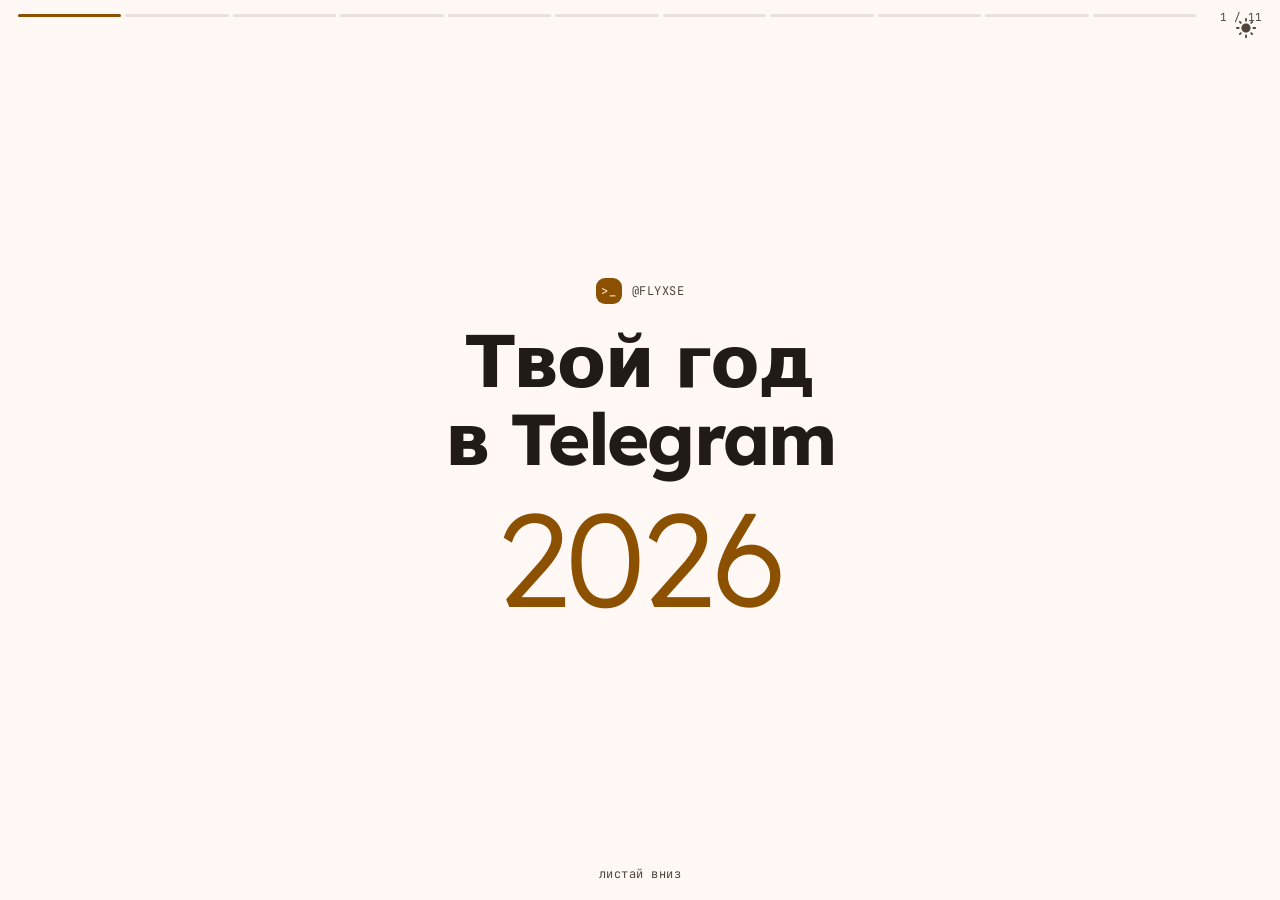
<file: 2026/index.html>
<!DOCTYPE html>
<html lang="ru">
<head>
<meta charset="utf-8">
<meta name="viewport" content="width=device-width, initial-scale=1, viewport-fit=cover">
<title>Год в Telegram — 2026</title>
<meta name="theme-color" content="#fff8f5" media="(prefers-color-scheme: light)">
<meta name="theme-color" content="#17120f" media="(prefers-color-scheme: dark)">
<link rel="icon" href="data:image/svg+xml,%3Csvg xmlns='http://www.w3.org/2000/svg' viewBox='0 0 32 32'%3E%3Crect width='32' height='32' rx='9' fill='%238b5000'/%3E%3Ctext x='16' y='22' font-family='lexend,sans-serif' font-size='15' font-weight='600' fill='%23ffdcbe' text-anchor='middle'%3E%3E_%3C/text%3E%3C/svg%3E">
<link rel="preconnect" href="https://fonts.googleapis.com">
<link rel="preconnect" href="https://fonts.gstatic.com" crossorigin>
<link href="https://fonts.googleapis.com/css2?family=Lexend:wght@300;400;500;600;700&family=JetBrains+Mono:wght@400;500&display=swap" rel="stylesheet">
<script>
  // Тема применяется до первой отрисовки — тот же ключ, что и на flyxse.github.io
  (function () {
    try {
      var saved = localStorage.getItem('flyxse-theme');
      if (saved === 'light' || saved === 'dark') document.documentElement.dataset.theme = saved;
    } catch (e) {}
  })();
</script>
<style>
/* ══════════ Material 3 tokens (seed #AB845F, tonalSpot) — как на flyxse.github.io ══════════ */
:root {
  color-scheme: light dark;
  --md-sys-shape-corner-small: 8px;
  --md-sys-shape-corner-medium: 12px;
  --md-sys-shape-corner-large: 16px;
  --md-sys-shape-corner-extra-large: 28px;
  --md-sys-shape-corner-full: 999px;
  --md-sys-motion-easing-standard: cubic-bezier(0.2, 0, 0, 1);
  --md-sys-motion-easing-emphasized: cubic-bezier(0.2, 0, 0, 1);
  --md-sys-motion-duration-medium1: 250ms;
  --md-sys-motion-duration-medium2: 300ms;
  --md-sys-motion-duration-long1: 450ms;
  --md-sys-elevation-level1: 0 1px 2px 0 rgba(0, 0, 0, .30), 0 1px 3px 1px rgba(0, 0, 0, .15);
  --md-sys-elevation-level2: 0 1px 2px 0 rgba(0, 0, 0, .30), 0 2px 6px 2px rgba(0, 0, 0, .15);
  --layout-max-width: 1120px;
}
:root, :root[data-theme="light"] {
  --md-sys-color-primary: #8b5000;
  --md-sys-color-on-primary: #ffffff;
  --md-sys-color-primary-container: #ffdcbe;
  --md-sys-color-on-primary-container: #2d1600;
  --md-sys-color-tertiary: #58633a;
  --md-sys-color-surface: #fff8f5;
  --md-sys-color-on-surface: #201b16;
  --md-sys-color-surface-variant: #f2dfd1;
  --md-sys-color-on-surface-variant: #51453a;
  --md-sys-color-surface-container-lowest: #ffffff;
  --md-sys-color-surface-container-low: #fdf1ea;
  --md-sys-color-surface-container: #f7ece5;
  --md-sys-color-surface-container-high: #f1e6df;
  --md-sys-color-surface-container-highest: #ebe0d9;
  --md-sys-color-outline: #837468;
  --md-sys-color-outline-variant: #d5c3b5;
  --md-sys-color-inverse-surface: #352f2b;
  --md-sys-color-inverse-on-surface: #faefe7;
}
:root[data-theme="dark"] {
  color-scheme: dark;
  --md-sys-color-primary: #ffb871;
  --md-sys-color-on-primary: #4a2800;
  --md-sys-color-primary-container: #6a3c00;
  --md-sys-color-on-primary-container: #ffdcbe;
  --md-sys-color-tertiary: #c0cc9a;
  --md-sys-color-surface: #17120f;
  --md-sys-color-on-surface: #ebe0d9;
  --md-sys-color-surface-variant: #51453a;
  --md-sys-color-on-surface-variant: #d5c3b5;
  --md-sys-color-surface-container-lowest: #120d0a;
  --md-sys-color-surface-container-low: #201b16;
  --md-sys-color-surface-container: #241f1a;
  --md-sys-color-surface-container-high: #2e2924;
  --md-sys-color-surface-container-highest: #3a342f;
  --md-sys-color-outline: #9d8e81;
  --md-sys-color-outline-variant: #51453a;
  --md-sys-color-inverse-surface: #ebe0d9;
  --md-sys-color-inverse-on-surface: #352f2b;
}
@media (prefers-color-scheme: dark) {
  :root:not([data-theme="light"]):not([data-theme="dark"]) {
    color-scheme: dark;
    --md-sys-color-primary: #ffb871;
    --md-sys-color-on-primary: #4a2800;
    --md-sys-color-primary-container: #6a3c00;
    --md-sys-color-on-primary-container: #ffdcbe;
    --md-sys-color-tertiary: #c0cc9a;
    --md-sys-color-surface: #17120f;
    --md-sys-color-on-surface: #ebe0d9;
    --md-sys-color-surface-variant: #51453a;
    --md-sys-color-on-surface-variant: #d5c3b5;
    --md-sys-color-surface-container-lowest: #120d0a;
    --md-sys-color-surface-container-low: #201b16;
    --md-sys-color-surface-container: #241f1a;
    --md-sys-color-surface-container-high: #2e2924;
    --md-sys-color-surface-container-highest: #3a342f;
    --md-sys-color-outline: #9d8e81;
    --md-sys-color-outline-variant: #51453a;
    --md-sys-color-inverse-surface: #ebe0d9;
    --md-sys-color-inverse-on-surface: #352f2b;
  }
}

* { box-sizing: border-box; }
html, body { height: 100%; }
body {
  margin: 0;
  background: var(--md-sys-color-surface);
  color: var(--md-sys-color-on-surface);
  font-family: 'Lexend', ui-sans-serif, system-ui, -apple-system, 'Segoe UI', Roboto, sans-serif;
  font-weight: 400;
  overflow: hidden;
  transition: background-color var(--md-sys-motion-duration-medium2) var(--md-sys-motion-easing-standard),
              color var(--md-sys-motion-duration-medium2) var(--md-sys-motion-easing-standard);
}
.deck {
  height: 100dvh;
  overflow-y: auto;
  scroll-snap-type: y mandatory;
  scrollbar-width: none;
}
.deck::-webkit-scrollbar { display: none; }
.slide {
  scroll-snap-align: start;
  scroll-snap-stop: always;
  min-height: 100dvh;
  display: flex;
  align-items: center;
  padding: clamp(72px, 10vh, 120px) clamp(24px, 6vw, 96px);
}
.wrap { width: 100%; max-width: var(--layout-max-width); margin: 0 auto; }

/* — типографика: Lexend, как на сайте — */
.display {
  font-weight: 300;
  letter-spacing: -0.03em;
  line-height: 0.96;
  margin: 0;
  font-feature-settings: 'tnum' 1;
  transition: color var(--md-sys-motion-duration-medium2) var(--md-sys-motion-easing-standard);
}
.num { font-size: clamp(72px, 16vw, 180px); }
.num-md { font-size: clamp(56px, 12vw, 132px); }
h1, h2 { font-weight: 700; letter-spacing: -0.025em; line-height: 1.08; margin: 0; transition: color var(--md-sys-motion-duration-medium2) var(--md-sys-motion-easing-standard); }
h1 { font-size: clamp(38px, 6.4vw, 72px); }
h2 { font-size: clamp(26px, 4.4vw, 45px); }
.lead { font-size: clamp(16px, 2vw, 19px); line-height: 1.55; color: var(--md-sys-color-on-surface); max-width: 46ch; }
.footnote { font-size: 14px; line-height: 1.55; color: var(--md-sys-color-on-surface-variant); max-width: 54ch; margin-top: 16px; }
.mono { font-family: 'JetBrains Mono', ui-monospace, monospace; letter-spacing: .04em; }

/* — прогресс как в сторис — */
.progress { position: fixed; top: 14px; left: 18px; right: 84px; display: flex; gap: 4px; z-index: 20; }
.progress i { flex: 1; height: 3px; border-radius: var(--md-sys-shape-corner-full); background: var(--md-sys-color-surface-container-highest); overflow: hidden; position: relative; }
.progress i::after { content: ''; position: absolute; inset: 0; background: var(--md-sys-color-primary); transform: scaleX(0); transform-origin: left; transition: transform var(--md-sys-motion-duration-long1) var(--md-sys-motion-easing-emphasized); }
.progress i.done::after { transform: scaleX(1); }
.counter {
  position: fixed; right: 18px; top: 10px; z-index: 21;
  font-family: 'JetBrains Mono', ui-monospace, monospace;
  font-size: 11px; color: var(--md-sys-color-on-surface-variant); font-feature-settings: 'tnum' 1;
}
.theme-toggle {
  position: fixed; right: 14px; top: 8px; z-index: 22;
  width: 40px; height: 40px; border: none; border-radius: var(--md-sys-shape-corner-full);
  background: transparent; color: var(--md-sys-color-on-surface-variant);
  display: grid; place-items: center; cursor: pointer;
}
.theme-toggle:hover { background: var(--md-sys-color-surface-container-high); }
.theme-toggle:focus-visible { outline: 2px solid var(--md-sys-color-primary); outline-offset: 2px; }
.theme-toggle svg { width: 22px; height: 22px; fill: currentColor; }
.theme-toggle .icon--moon { display: none; }
:root[data-theme="dark"] .theme-toggle .icon--sun { display: none; }
:root[data-theme="dark"] .theme-toggle .icon--moon { display: block; }
@media (prefers-color-scheme: dark) {
  :root:not([data-theme="light"]) .theme-toggle .icon--sun { display: none; }
  :root:not([data-theme="light"]) .theme-toggle .icon--moon { display: block; }
}
.hint {
  position: fixed; left: 50%; bottom: 18px; transform: translateX(-50%);
  z-index: 20; font-family: 'JetBrains Mono', ui-monospace, monospace;
  font-size: 12px; letter-spacing: .04em; color: var(--md-sys-color-on-surface-variant);
  animation: nudge 2.4s ease-in-out infinite;
}
@keyframes nudge { 0%,100% { transform: translate(-50%, 0); } 50% { transform: translate(-50%, 6px); } }

/* — появление слайда — */
.reveal { opacity: 0; transform: translateY(18px); transition: opacity var(--md-sys-motion-duration-long1) var(--md-sys-motion-easing-emphasized), transform var(--md-sys-motion-duration-long1) var(--md-sys-motion-easing-emphasized); }
.slide.in .reveal { opacity: 1; transform: none; }

/* — строки с барами — */
.rows { display: flex; flex-direction: column; gap: 18px; margin-top: 36px; max-width: 560px; }
.row { display: grid; grid-template-columns: minmax(96px, 1fr) 2.4fr auto; gap: 14px; align-items: center; }
.row .name { font-size: 15px; overflow: hidden; text-overflow: ellipsis; white-space: nowrap; }
.row .name.ghost { filter: blur(7px); user-select: none; }
.row .track { height: 12px; background: var(--md-sys-color-surface-container-highest); border-radius: var(--md-sys-shape-corner-full); overflow: hidden; }
.row .fill { display: block; height: 100%; background: var(--md-sys-color-on-surface-variant); border-radius: var(--md-sys-shape-corner-full); width: 0; transition: width var(--md-sys-motion-duration-long1) var(--md-sys-motion-easing-emphasized), background-color var(--md-sys-motion-duration-medium2) var(--md-sys-motion-easing-standard); }
.row.hero .fill { background: var(--md-sys-color-primary); }
.row.hero .name { font-weight: 600; }
.slide.in .fill { width: var(--w); }
.row .val { font-size: 14px; font-family: 'JetBrains Mono', ui-monospace, monospace; font-feature-settings: 'tnum' 1; color: var(--md-sys-color-on-surface-variant); min-width: 5ch; text-align: right; }

/* — голос/кружки — */
.duo { display: grid; grid-template-columns: 1fr 1fr; gap: clamp(24px, 5vw, 72px); margin-top: 40px; max-width: 640px; }
.duo > div + div { border-left: 1px solid var(--md-sys-color-outline-variant); padding-left: clamp(24px, 5vw, 72px); }
.kv .k { font-size: clamp(40px, 7vw, 88px); font-weight: 300; letter-spacing: -0.03em; line-height: 1; font-feature-settings: 'tnum' 1; }
.kv .l { font-size: 15px; color: var(--md-sys-color-on-surface-variant); margin-top: 10px; }
.kv .s { font-size: 14px; margin-top: 4px; }

/* — медиа-сетка — */
.grid6 { display: grid; grid-template-columns: repeat(3, 1fr); gap: clamp(28px, 5vw, 64px) clamp(24px, 4vw, 56px); margin-top: 44px; max-width: 780px; }
.grid6 > div { border-top: 1px solid var(--md-sys-color-outline-variant); padding-top: 14px; }
.grid6 .k { font-size: clamp(34px, 5vw, 64px); font-weight: 300; letter-spacing: -0.03em; line-height: 1; font-feature-settings: 'tnum' 1; white-space: nowrap; }
.grid6 .l { font-size: 13px; font-family: 'JetBrains Mono', ui-monospace, monospace; letter-spacing: .04em; color: var(--md-sys-color-on-surface-variant); margin-top: 8px; }

/* — часы — */
.hours { display: flex; align-items: flex-end; gap: 2px; height: clamp(120px, 22vh, 200px); margin-top: 44px; max-width: 680px; }
.hours i { flex: 1; background: var(--md-sys-color-surface-container-highest); border-radius: 4px 4px 0 0; height: calc(var(--h) * 1%); transition: height var(--md-sys-motion-duration-long1) var(--md-sys-motion-easing-emphasized), background-color var(--md-sys-motion-duration-medium2) var(--md-sys-motion-easing-standard); }
.hours i.night { background: var(--md-sys-color-primary); }
.hours i.peak { background: var(--md-sys-color-tertiary); }
.clock { display: flex; gap: 2px; max-width: 680px; margin-top: 10px; }
.clock span { flex: 1; text-align: left; font-family: 'JetBrains Mono', ui-monospace, monospace; font-size: 11px; color: var(--md-sys-color-on-surface-variant); }

/* — месяцы — */
.months { display: flex; align-items: flex-end; gap: clamp(6px, 1.6vw, 18px); height: clamp(130px, 24vh, 220px); margin-top: 44px; max-width: 680px; }
.months div { flex: 1; background: var(--md-sys-color-surface-container-highest); border-radius: 4px 4px 0 0; transition: background-color var(--md-sys-motion-duration-medium2) var(--md-sys-motion-easing-standard); }
.months div.hi { background: var(--md-sys-color-primary); }
.mlabels { display: flex; gap: clamp(6px, 1.6vw, 18px); max-width: 680px; margin-top: 10px; }
.mlabels span { flex: 1; font-family: 'JetBrains Mono', ui-monospace, monospace; font-size: 11px; color: var(--md-sys-color-on-surface-variant); text-align: center; }
.mlabels span.hi { color: var(--md-sys-color-primary); font-weight: 500; }

/* — эмодзи — */
.emoji { display: flex; flex-wrap: wrap; gap: clamp(20px, 4vw, 56px); margin-top: 44px; max-width: 640px; }
.emoji div { text-align: center; }
.emoji b { display: block; font-size: clamp(40px, 7vw, 72px); font-weight: 400; line-height: 1.2; }
.emoji span { display: block; font-family: 'JetBrains Mono', ui-monospace, monospace; font-size: 12px; color: var(--md-sys-color-on-surface-variant); margin-top: 6px; }

/* — финал — */
.final .wrap { display: grid; grid-template-columns: 1fr auto; gap: clamp(32px, 6vw, 80px); align-items: center; }
.cardwrap canvas { max-height: 58dvh; width: auto; max-width: 100%; display: block; border-radius: var(--md-sys-shape-corner-extra-large); box-shadow: var(--md-sys-elevation-level2); }
.btn {
  background: var(--md-sys-color-primary); color: var(--md-sys-color-on-primary);
  border: none; border-radius: var(--md-sys-shape-corner-full);
  padding: 14px 30px; font: inherit; font-size: 15px; font-weight: 500;
  cursor: pointer; margin-top: 28px;
  transition: box-shadow var(--md-sys-motion-duration-short4, 200ms) var(--md-sys-motion-easing-standard), transform var(--md-sys-motion-duration-short4, 200ms) var(--md-sys-motion-easing-standard);
}
.btn:hover { box-shadow: var(--md-sys-elevation-level1); }
.btn:active { transform: scale(.98); }
.btn:focus-visible { outline: 2px solid var(--md-sys-color-primary); outline-offset: 3px; }
.toast {
  position: fixed; left: 50%; bottom: 24px; transform: translate(-50%, 80px);
  background: var(--md-sys-color-inverse-surface); color: var(--md-sys-color-inverse-on-surface);
  padding: 12px 20px; border-radius: var(--md-sys-shape-corner-small); font-size: 14px;
  box-shadow: var(--md-sys-elevation-level2);
  transition: transform var(--md-sys-motion-duration-medium2) var(--md-sys-motion-easing-emphasized); z-index: 30; pointer-events: none;
}
.toast.show { transform: translate(-50%, 0); }

@media (max-width: 760px) {
  .final { padding-top: 56px; padding-bottom: 44px; }
  .final .wrap { grid-template-columns: 1fr; justify-items: start; }
  .final .btn { margin-top: 20px; }
  .cardwrap canvas { max-height: 40dvh; }
  .grid6 { grid-template-columns: repeat(2, 1fr); }
  .duo { gap: 20px; }
  .duo > div + div { padding-left: 20px; }
}
@media (prefers-reduced-motion: reduce) {
  .reveal, .row .fill, .hours i, .hint, .progress i::after { transition: none !important; animation: none !important; }
  .reveal { opacity: 1; transform: none; }
  .row .fill { width: var(--w); }
}
</style>
</head>
<body>
<div class="progress" id="progress" aria-hidden="true"></div>
<div class="counter" id="counter"></div>
<button class="theme-toggle" id="themeToggle" type="button" aria-label="Переключить тему">
  <svg class="icon--sun" viewBox="0 0 24 24" aria-hidden="true"><path d="M12 7c-2.76 0-5 2.24-5 5s2.24 5 5 5 5-2.24 5-5-2.24-5-5-5zM2 13h2c.55 0 1-.45 1-1s-.45-1-1-1H2c-.55 0-1 .45-1 1s.45 1 1 1zm18 0h2c.55 0 1-.45 1-1s-.45-1-1-1h-2c-.55 0-1 .45-1 1s.45 1 1 1zM11 2v2c0 .55.45 1 1 1s1-.45 1-1V2c0-.55-.45-1-1-1s-1 .45-1 1zm0 18v2c0 .55.45 1 1 1s1-.45 1-1v-2c0-.55-.45-1-1-1s-1 .45-1 1zM5.99 4.58a.996.996 0 0 0-1.41 0 .996.996 0 0 0 0 1.41l1.06 1.06c.39.39 1.03.39 1.41 0s.39-1.03 0-1.41L5.99 4.58zm12.37 12.37a.996.996 0 0 0-1.41 0 .996.996 0 0 0 0 1.41l1.06 1.06c.39.39 1.03.39 1.41 0a.996.996 0 0 0 0-1.41l-1.06-1.06zm1.06-10.96a.996.996 0 0 0 0-1.41.996.996 0 0 0-1.41 0l-1.06 1.06c-.39.39-.39 1.03 0 1.41s1.03.39 1.41 0l1.06-1.06zM7.05 18.36a.996.996 0 0 0 0-1.41.996.996 0 0 0-1.41 0l-1.06 1.06c-.39.39-.39 1.03 0 1.41s1.03.39 1.41 0l1.06-1.06z"/></svg>
  <svg class="icon--moon" viewBox="0 0 24 24" aria-hidden="true"><path d="M12 3c-4.97 0-9 4.03-9 9s4.03 9 9 9 9-4.03 9-9c0-.46-.04-.92-.1-1.36-.98 1.37-2.58 2.26-4.4 2.26-2.98 0-5.4-2.42-5.4-5.4 0-1.81.89-3.42 2.26-4.4-.44-.06-.9-.1-1.36-.1z"/></svg>
</button>
<div class="hint" id="hint">листай вниз</div>
<div class="toast" id="toast">Карточка сохранена</div>

<main class="deck" id="deck">

  <!-- 1 · обложка -->
  <section class="slide" aria-label="Обложка">
    <div class="wrap" style="text-align:center">
      <div class="reveal">
        <span class="mono" style="display:inline-flex; align-items:center; gap:10px; font-size:12px; color:var(--md-sys-color-on-surface-variant);">
          <span style="display:inline-grid; place-items:center; width:26px; height:26px; border-radius:9px; background:var(--md-sys-color-primary); color:var(--md-sys-color-primary-container); font-family:'JetBrains Mono',monospace; font-size:12px; font-weight:500;">&gt;_</span>
          @FLYXSE
        </span>
        <h1 style="margin-top:18px">Твой год<br>в Telegram</h1>
        <div class="display num-md" style="color: var(--md-sys-color-primary); margin-top: 18px;">2026</div>
      </div>
    </div>
  </section>

  <!-- 2 · сообщения -->
  <section class="slide" aria-label="Сообщения">
    <div class="wrap reveal">
      <div class="display num">20 984</div>
      <h2 style="margin-top: 18px;">сообщений отправлено</h2>
      <p class="lead" style="margin-top: 22px;">И 117 838 получено — в 5,6 раза больше, чем ушло от тебя. В среднем 65 сообщений в день, каждый день года.</p>
    </div>
  </section>

  <!-- 3 · символы -->
  <section class="slide" aria-label="Символы">
    <div class="wrap reveal">
      <div class="display num" style="font-size: clamp(56px, 14vw, 150px)">691 336</div>
      <h2 style="margin-top: 18px;">символов написано</h2>
      <p class="footnote">Около 380 страниц А4. Книга, которую ты написал, сам того не заметив.</p>
    </div>
  </section>

  <!-- 4 · чаты -->
  <section class="slide" aria-label="Чаты">
    <div class="wrap reveal">
      <h2>594 чата услышали<br>от тебя хоть слово</h2>
      <div class="rows">
        <div class="row hero"><span class="name">Личные чаты</span><span class="track"><span class="fill" style="--w: 96%"></span></span><span class="val">224</span></div>
        <div class="row"><span class="name">Боты</span><span class="track"><span class="fill" style="--w: 100%"></span></span><span class="val">233</span></div>
        <div class="row"><span class="name">Каналы</span><span class="track"><span class="fill" style="--w: 45%"></span></span><span class="val">105</span></div>
        <div class="row"><span class="name">Группы</span><span class="track"><span class="fill" style="--w: 13%"></span></span><span class="val">31</span></div>
      </div>
      <p class="footnote">А ещё 70 чатов молча лежат в архиве — весь год ни звука.</p>
    </div>
  </section>

  <!-- 5 · топ людей -->
  <section class="slide" aria-label="Топ переписок">
    <div class="wrap reveal">
      <h2>С кем ты говорил<br>больше всего</h2>
      <div class="rows">
        <div class="row hero"><span class="name ghost">Личный чат</span><span class="track"><span class="fill" style="--w: 100%"></span></span><span class="val">4 800</span></div>
        <div class="row"><span class="name ghost">Личный чат</span><span class="track"><span class="fill" style="--w: 37%"></span></span><span class="val">1 779</span></div>
        <div class="row"><span class="name ghost">Личный чат</span><span class="track"><span class="fill" style="--w: 31%"></span></span><span class="val">1 509</span></div>
        <div class="row"><span class="name ghost">Групповой чат</span><span class="track"><span class="fill" style="--w: 26%"></span></span><span class="val">1 245</span></div>
        <div class="row"><span class="name ghost">Личный чат</span><span class="track"><span class="fill" style="--w: 26%"></span></span><span class="val">1 229</span></div>
      </div>
      <p class="footnote">Имена на этом слайде скрыты: топ-1 забрал 4 800 твоих сообщений за год — и вернул 6 384.</p>
    </div>
  </section>

  <!-- 6 · голос -->
  <section class="slide" aria-label="Голос">
    <div class="wrap reveal">
      <h2>24 минуты голосом</h2>
      <div class="duo">
        <div class="kv">
          <div class="k">30</div>
          <div class="l">голосовых</div>
          <div class="s">8 мин 43 с</div>
        </div>
        <div class="kv">
          <div class="k">65</div>
          <div class="l">кружков</div>
          <div class="s">15 мин 24 с</div>
        </div>
      </div>
      <p class="footnote">Длина кругового видео за год — четверть часа твоего лица крупным планом.</p>
    </div>
  </section>

  <!-- 7 · медиа -->
  <section class="slide" aria-label="Медиа">
    <div class="wrap reveal">
      <h2>Что ещё ты отправлял</h2>
      <div class="grid6">
        <div><div class="k">1 622</div><div class="l">фото</div></div>
        <div><div class="k">194</div><div class="l">стикера</div></div>
        <div><div class="k">298</div><div class="l">файлов</div></div>
        <div><div class="k">119</div><div class="l">видео</div></div>
        <div><div class="k">26</div><div class="l">гифок</div></div>
        <div><div class="k">25</div><div class="l">треков</div></div>
      </div>
    </div>
  </section>

  <!-- 8 · режим дня -->
  <section class="slide" aria-label="Режим дня">
    <div class="wrap reveal">
      <h2>Ты — ночной житель</h2>
      <div class="hours" role="img" aria-label="Активность по часам суток, пик в 23 часа">
        <i class="night" style="--h: 76"></i><i style="--h: 34"></i><i style="--h: 5"></i><i style="--h: 1"></i>
        <i style="--h: 0.5"></i><i style="--h: 0.3"></i><i style="--h: 4"></i><i style="--h: 27"></i>
        <i style="--h: 10"></i><i style="--h: 15"></i><i style="--h: 33"></i><i style="--h: 35"></i>
        <i style="--h: 35"></i><i style="--h: 30"></i><i style="--h: 36"></i><i style="--h: 32"></i>
        <i style="--h: 37"></i><i style="--h: 42"></i><i style="--h: 44"></i><i style="--h: 53"></i>
        <i style="--h: 66"></i><i style="--h: 71"></i><i class="night" style="--h: 78"></i><i class="night peak" style="--h: 100"></i>
      </div>
      <div class="clock"><span>00</span><span style="flex:6"></span><span>06</span><span style="flex:5"></span><span>12</span><span style="flex:5"></span><span>18</span><span style="flex:4"></span><span>23</span></div>
      <p class="footnote">Самый громкий час — 23:00: 2 430 сообщений. В 5 утра ты написал всего 7.</p>
    </div>
  </section>

  <!-- 9 · месяцы -->
  <section class="slide" aria-label="Год по месяцам">
    <div class="wrap reveal">
      <h2>Год разгонялся<br>к ноябрю</h2>
      <div class="months" role="img" aria-label="Сообщения по месяцам, пик в ноябре">
        <div style="height: 45%"></div><div style="height: 37%"></div><div style="height: 51%"></div>
        <div style="height: 36%"></div><div style="height: 28%"></div><div style="height: 22%"></div>
        <div style="height: 24%"></div><div style="height: 20%"></div><div style="height: 21%"></div>
        <div style="height: 49%"></div><div class="hi" style="height: 100%"></div>
      </div>
      <div class="mlabels"><span>янв</span><span>фев</span><span>мар</span><span>апр</span><span>май</span><span>июн</span><span>июл</span><span>авг</span><span>сен</span><span>окт</span><span class="hi">ноя</span></div>
      <p class="footnote">Ноябрь — 4 854 сообщения, рекорд года. А самый плотный день — 12 ноября: 415 сообщений.</p>
    </div>
  </section>

  <!-- 10 · эмодзи -->
  <section class="slide" aria-label="Эмодзи года">
    <div class="wrap reveal">
      <h2>Словарь года</h2>
      <div class="emoji">
        <div><b>🟣</b><span>280</span></div>
        <div><b>✅</b><span>273</span></div>
        <div><b>➡</b><span>202</span></div>
        <div><b>❌</b><span>113</span></div>
        <div><b>🎰</b><span>82</span></div>
        <div><b>😀</b><span>79</span></div>
        <div><b>👋</b><span>70</span></div>
        <div><b>➖</b><span>66</span></div>
        <div><b>❤</b><span>63</span></div>
        <div><b>⛔</b><span>60</span></div>
      </div>
      <p class="footnote">Фиолетовый круг — твоё любимое «слово» года. Крутка в казино — на втором месте по любви после подтверждений.</p>
    </div>
  </section>

  <!-- 11 · финал -->
  <section class="slide final" aria-label="Итог и поделиться">
    <div class="wrap">
      <div class="reveal">
        <h1>Это был<br>твой год</h1>
        <p class="lead" style="margin-top: 20px;">20 984 сообщения, 594 чата, 691 336 символов и 2 435 реакций. Забери карточку с собой.</p>
        <button class="btn" id="shareBtn">Поделиться</button>
        <p class="footnote" id="shareHint">Если шаринг недоступен — карточка сохранится как фото.</p>
      </div>
      <div class="cardwrap reveal"><canvas id="card" width="1080" height="1350" aria-label="Карточка итогов года"></canvas></div>
    </div>
  </section>

</main>

<script>
/* — прогресс и счётчик — */
const slides = [...document.querySelectorAll('.slide')];
const progress = document.getElementById('progress');
slides.forEach(() => progress.appendChild(document.createElement('i')));
const counter = document.getElementById('counter');
const hint = document.getElementById('hint');
let current = -1;

const io = new IntersectionObserver(entries => {
  entries.forEach(e => {
    const i = slides.indexOf(e.target);
    if (e.isIntersecting && e.intersectionRatio >= 0.5) {
      if (i !== current) {
        current = i;
        [...progress.children].forEach((seg, j) => seg.classList.toggle('done', j <= i));
        counter.textContent = (i + 1) + ' / ' + slides.length;
        hint.style.display = i === 0 ? '' : 'none';
      }
      e.target.classList.add('in');
    }
  });
}, { threshold: 0.5 });
slides.forEach(s => io.observe(s));

document.addEventListener('keydown', e => {
  if (e.key !== 'ArrowDown' && e.key !== 'ArrowUp') return;
  e.preventDefault();
  const next = slides[Math.min(slides.length - 1, Math.max(0, current + (e.key === 'ArrowDown' ? 1 : -1)))];
  next.scrollIntoView({ behavior: matchMedia('(prefers-reduced-motion: reduce)').matches ? 'auto' : 'smooth' });
});

/* — тема: тот же ключ, что на flyxse.github.io — */
const themeToggle = document.getElementById('themeToggle');
themeToggle.addEventListener('click', () => {
  const root = document.documentElement;
  const dark = matchMedia('(prefers-color-scheme: dark)').matches;
  const currentDark = root.dataset.theme === 'dark' || (!root.dataset.theme && dark);
  root.dataset.theme = currentDark ? 'light' : 'dark';
  try { localStorage.setItem('flyxse-theme', root.dataset.theme); } catch (e) {}
  paintCard();
});
matchMedia('(prefers-color-scheme: dark)').addEventListener('change', () => paintCard());

/* — карточка в текущей теме — */
function token(name) {
  return getComputedStyle(document.documentElement).getPropertyValue(name).trim() || '#201b16';
}
function roundRect(ctx, x, y, w, h, r) {
  ctx.beginPath();
  ctx.moveTo(x + r, y);
  ctx.arcTo(x + w, y, x + w, y + h, r);
  ctx.arcTo(x + w, y + h, x, y + h, r);
  ctx.arcTo(x, y + h, x, y, r);
  ctx.arcTo(x, y, x + w, y, r);
  ctx.closePath();
}
function drawCard(ctx) {
  const W = 1080, H = 1350, M = 84;
  const surface = token('--md-sys-color-surface');
  const ink = token('--md-sys-color-on-surface');
  const stone = token('--md-sys-color-on-surface-variant');
  const mist = token('--md-sys-color-outline-variant');
  const primary = token('--md-sys-color-primary');
  const onPrimary = token('--md-sys-color-on-primary');
  ctx.clearRect(0, 0, W, H);
  ctx.fillStyle = surface;
  ctx.fillRect(0, 0, W, H);

  ctx.fillStyle = primary;
  roundRect(ctx, M, M, 96, 10, 5); ctx.fill();

  ctx.fillStyle = stone;
  ctx.font = '400 28px "JetBrains Mono", monospace';
  ctx.fillText('год в telegram', M, M + 92);
  ctx.fillStyle = primary;
  ctx.font = '500 44px Lexend, sans-serif';
  ctx.fillText('2026', W - M - ctx.measureText('2026').width, M + 92);

  ctx.fillStyle = ink;
  ctx.font = '300 200px Lexend, sans-serif';
  ctx.fillText('20 984', M - 8, 400);
  ctx.fillStyle = stone;
  ctx.font = '400 34px Lexend, sans-serif';
  ctx.fillText('сообщений отправлено за год', M, 452);

  const rows = [
    ['594', 'чата, где ты звучал'],
    ['691 336', 'символов написано'],
    ['2 435', 'получено реакций'],
    ['24 мин', 'голосом: ГС и кружки'],
  ];
  let y = 520;
  rows.forEach(([k, l]) => {
    ctx.fillStyle = mist;
    ctx.fillRect(M, y, W - 2 * M, 2);
    ctx.fillStyle = ink;
    ctx.font = '300 72px Lexend, sans-serif';
    ctx.fillText(k, M, y + 80);
    ctx.fillStyle = stone;
    ctx.font = '400 30px Lexend, sans-serif';
    ctx.fillText(l, M, y + 118);
    y += 145;
  });

  ctx.fillStyle = primary;
  ctx.fillRect(0, H - 148, W, 148);
  ctx.fillStyle = onPrimary;
  ctx.font = '500 36px Lexend, sans-serif';
  ctx.fillText('@FLYXSE', M, H - 66);
  ctx.font = '400 28px "JetBrains Mono", monospace';
  ctx.globalAlpha = 0.8;
  ctx.fillText('итоги года', W - M - ctx.measureText('итоги года').width, H - 66);
  ctx.globalAlpha = 1;
}

const card = document.getElementById('card');
async function paintCard() {
  try {
    await document.fonts.load('300 200px Lexend');
    await document.fonts.load('500 44px Lexend');
    await document.fonts.load('400 28px "JetBrains Mono"');
    await document.fonts.ready;
  } catch (e) {}
  drawCard(card.getContext('2d'));
}
paintCard();

/* — поделиться / сохранить фото — */
const toast = document.getElementById('toast');
let toastTimer;
function showToast(msg) {
  toast.textContent = msg;
  toast.classList.add('show');
  clearTimeout(toastTimer);
  toastTimer = setTimeout(() => toast.classList.remove('show'), 2600);
}
document.getElementById('shareBtn').addEventListener('click', async () => {
  try { await document.fonts.ready; } catch (e) {}
  const blob = await new Promise(res => card.toBlob(res, 'image/png'));
  const file = new File([blob], 'telegram-god-2026.png', { type: 'image/png' });
  if (navigator.canShare && navigator.canShare({ files: [file] })) {
    try {
      await navigator.share({ files: [file], title: 'Мой год в Telegram — 2026' });
      return;
    } catch (e) { if (e && e.name === 'AbortError') return; }
  }
  const a = document.createElement('a');
  a.href = URL.createObjectURL(blob);
  a.download = file.name;
  a.click();
  setTimeout(() => URL.revokeObjectURL(a.href), 4000);
  showToast('Карточка сохранена как фото');
});
</script>
</body>
</html>
</file>
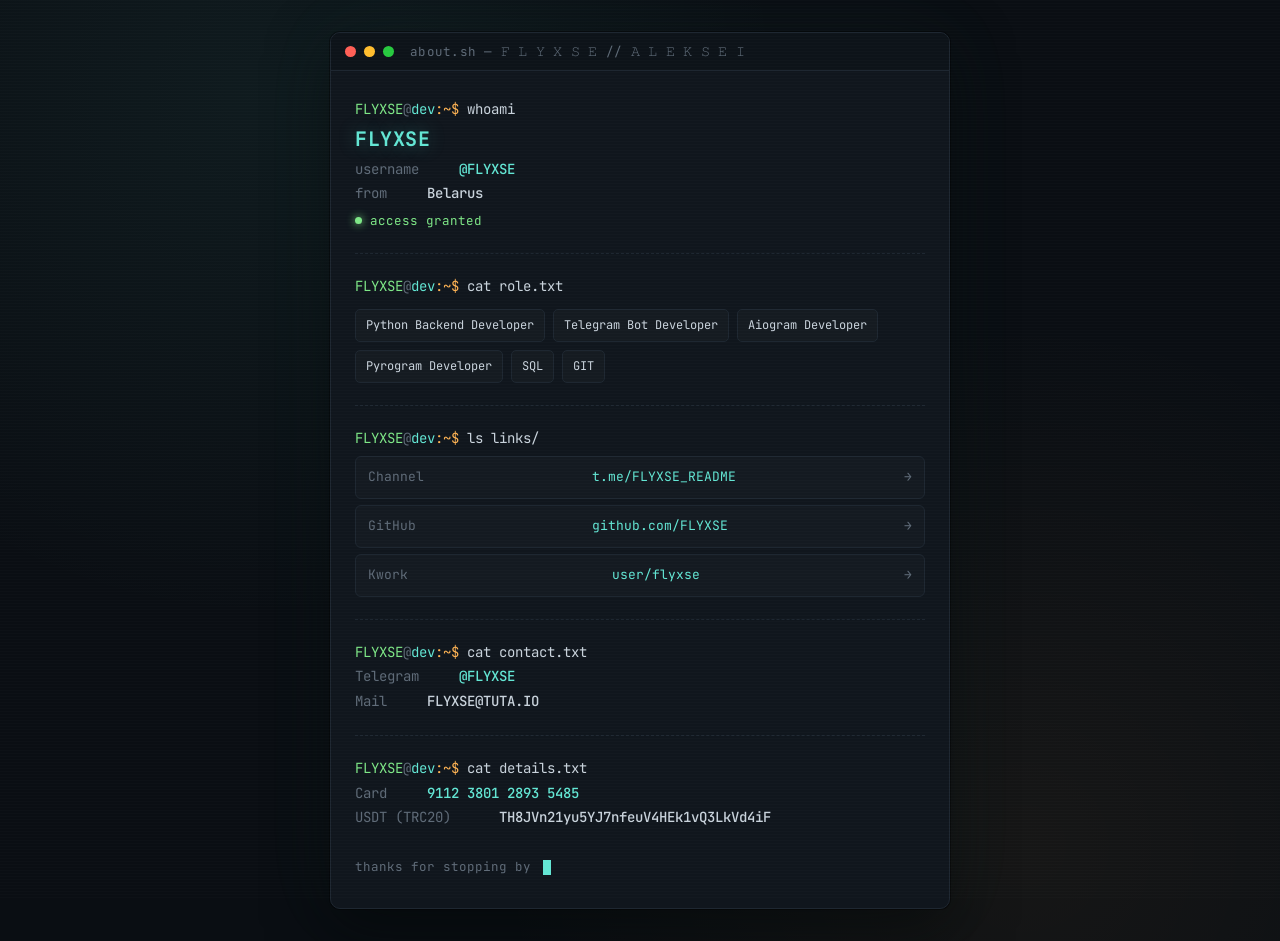
<file: archive/v1/index.html>
<!DOCTYPE html><html lang="en"><head>
<meta charset="UTF-8">
<meta name="viewport" content="width=device-width, initial-scale=1.0">
<title>about.sh</title>
<link rel="preconnect" href="https://fonts.googleapis.com">
<link href="https://fonts.googleapis.com/css2?family=JetBrains+Mono:ital,wght@0,400;0,500;0,700;1,400&display=swap" rel="stylesheet">
<style>
  :root{
    --bg:#0a0e13;
    --panel:#10161d;
    --panel-2:#0d1319;
    --border:#1e2731;
    --text:#c9d3dc;
    --dim:#5f6b78;
    --cyan:#63e6d4;
    --amber:#ffb454;
    --red:#ff6b6b;
    --green:#7ee787;
  }
  *{box-sizing:border-box;}
  html,body{margin:0;padding:0;}
  body{
    background:var(--bg);
    background-image:
      radial-gradient(circle at 20% 10%, rgba(99,230,212,0.06), transparent 40%),
      radial-gradient(circle at 80% 90%, rgba(255,180,84,0.05), transparent 40%);
    color:var(--text);
    font-family:'JetBrains Mono', monospace;
    min-height:100vh;
    display:flex;
    align-items:center;
    justify-content:center;
    padding:32px 16px;
    position:relative;
    overflow-x:hidden;
  }
  /* scanline overlay */
  body::before{
    content:"";
    position:fixed;
    inset:0;
    pointer-events:none;
    background:repeating-linear-gradient(
      to bottom,
      rgba(255,255,255,0.015) 0px,
      rgba(255,255,255,0.015) 1px,
      transparent 1px,
      transparent 3px
    );
    z-index:5;
  }
  .term{
    width:100%;
    max-width:620px;
    background:var(--panel);
    border:1px solid var(--border);
    border-radius:10px;
    box-shadow:0 0 0 1px rgba(0,0,0,0.4), 0 20px 60px rgba(0,0,0,0.55), 0 0 80px rgba(99,230,212,0.05);
    overflow:hidden;
  }
  .titlebar{
    display:flex;
    align-items:center;
    gap:8px;
    padding:10px 14px;
    background:var(--panel-2);
    border-bottom:1px solid var(--border);
  }
  .dot{width:11px;height:11px;border-radius:50%;}
  .dot.r{background:#ff5f56;}
  .dot.y{background:#ffbd2e;}
  .dot.g{background:#27c93f;}
  .titlebar span{
    margin-left:8px;
    color:var(--dim);
    font-size:12.5px;
    letter-spacing:0.02em;
  }
  .body{
    padding:26px 24px 30px;
    font-size:14px;
    line-height:1.75;
  }
  .prompt{color:var(--dim);}
  .prompt .user{color:var(--green);}
  .prompt .at{color:var(--dim);}
  .prompt .host{color:var(--cyan);}
  .prompt .path{color:var(--amber);}
  .cmd{color:var(--text);}
  .line{white-space:pre-wrap;word-break:break-word;}
  .block{margin-bottom:22px;}
  .k{color:var(--dim);}
  .v{color:var(--text);font-weight:500;}
  .v.accent{color:var(--cyan);}
  .name-line{
    font-size:20px;
    font-weight:700;
    color:var(--cyan);
    letter-spacing:0.03em;
    text-shadow:0 0 18px rgba(99,230,212,0.35);
  }
  .role-tags{
    display:flex;
    flex-wrap:wrap;
    gap:8px;
    margin-top:10px;
  }
  .tag{
    border:1px solid var(--border);
    background:rgba(255,255,255,0.02);
    color:var(--text);
    font-size:12px;
    padding:5px 10px;
    border-radius:5px;
  }
  .status{
    display:inline-flex;
    align-items:center;
    gap:8px;
    color:var(--green);
    font-size:12.5px;
    margin-top:4px;
  }
  .status::before{
    content:"";
    width:7px;height:7px;
    border-radius:50%;
    background:var(--green);
    box-shadow:0 0 8px var(--green);
    animation:pulse 1.6s ease-in-out infinite;
  }
  @keyframes pulse{
    0%,100%{opacity:1;}
    50%{opacity:0.35;}
  }
  .links{margin-top:6px;}
  .link-row{
    display:flex;
    justify-content:space-between;
    align-items:center;
    gap:12px;
    padding:9px 12px;
    margin-top:6px;
    border:1px solid var(--border);
    border-radius:6px;
    text-decoration:none;
    color:var(--text);
    background:rgba(255,255,255,0.015);
    transition:border-color 0.15s ease, background 0.15s ease, transform 0.15s ease;
    font-size:13px;
  }
  .link-row:hover{
    border-color:var(--cyan);
    background:rgba(99,230,212,0.05);
    transform:translateX(2px);
  }
  .link-row .lk{color:var(--dim);}
  .link-row .lv{color:var(--cyan);}
  .link-row .arrow{color:var(--dim);}
  .link-row:hover .arrow{color:var(--cyan);}
  .footer{
    margin-top:26px;
    color:var(--dim);
    font-size:12.5px;
  }
  .cursor{
    display:inline-block;
    width:8px;height:15px;
    background:var(--cyan);
    margin-left:4px;
    vertical-align:middle;
    animation:blink 1s step-start infinite;
  }
  @keyframes blink{50%{opacity:0;}}
  .divider{
    border:none;
    border-top:1px dashed var(--border);
    margin:20px 0;
  }
  @media (max-width:480px){
    .body{padding:20px 16px 26px; font-size:13px;}
    .name-line{font-size:17px;}
  }
  @media (prefers-reduced-motion: reduce){
    .status::before, .cursor{animation:none;}
  }
</style>
</head>
<body>
  <div class="term">
    <div class="titlebar">
      <div class="dot r"></div>
      <div class="dot y"></div>
      <div class="dot g"></div>
      <span>about.sh — 𝙵 𝙻 𝚈 𝚇 𝚂 𝙴 // 𝙰 𝙻 𝙴 𝙺 𝚂 𝙴 𝙸</span>
    </div>
    <div class="body">

      <div class="block">
        <div class="line prompt"><span class="user">FLYXSE</span><span class="at">@</span><span class="host">dev</span><span class="path">:~$</span> <span class="cmd">whoami</span></div>
        <div class="name-line">FLYXSE</div>
        <div class="line"><span class="k">username</span>     <span class="v accent">@FLYXSE</span></div>
        <div class="line"><span class="k">from</span>     <span class="v">Belarus</span></div>
        <div class="status">access granted</div>
      </div>

      <hr class="divider">

      <div class="block">
        <div class="line prompt"><span class="user">FLYXSE</span><span class="at">@</span><span class="host">dev</span><span class="path">:~$</span> <span class="cmd">cat role.txt</span></div>
        <div class="role-tags">
          <div class="tag">Python Backend Developer</div>
          <div class="tag">Telegram Bot Developer</div>
          <div class="tag">Aiogram Developer</div>
          <div class="tag">Pyrogram Developer</div>
          <div class="tag">SQL</div>
          <div class="tag">GIT</div>
        </div>
      </div>

      <hr class="divider">

      <div class="block">
        <div class="line prompt"><span class="user">FLYXSE</span><span class="at">@</span><span class="host">dev</span><span class="path">:~$</span> <span class="cmd">ls links/</span></div>
        <div class="links">
          <a class="link-row" href="https://t.me/FLYXSE_README" target="_blank" rel="noopener">
            <span class="lk">Channel</span><span class="lv">t.me/FLYXSE_README</span><span class="arrow">→</span>
          </a>
          <a class="link-row" href="https://github.com/FLYXSE" target="_blank" rel="noopener">
            <span class="lk">GitHub</span><span class="lv">github.com/FLYXSE</span><span class="arrow">→</span>
          </a>
          <a class="link-row" href="https://kwork.ru/user/flyxse" target="_blank" rel="noopener">
            <span class="lk">Kwork</span><span class="lv">user/flyxse</span><span class="arrow">→</span>
          </a>
        </div>
      </div>

      <hr class="divider">

      <div class="block">
        <div class="line prompt"><span class="user">FLYXSE</span><span class="at">@</span><span class="host">dev</span><span class="path">:~$</span> <span class="cmd">cat contact.txt</span></div>
        <div class="line"><span class="k">Telegram</span>     <span class="v accent">@FLYXSE</span></div>
        <div class="line"><span class="k">Mail</span>     <span class="v">FLYXSE@TUTA.IO</span></div>
      </div>

      <hr class="divider">

      <div class="block">
        <div class="line prompt"><span class="user">FLYXSE</span><span class="at">@</span><span class="host">dev</span><span class="path">:~$</span> <span class="cmd">cat details.txt</span></div>
        <div class="line"><span class="k">Card</span>     <span class="v accent">9112 3801 2893 5485</span></div>
        <div class="line"><span class="k">USDT (TRC20)</span>      <span class="v">TH8JVn21yu5YJ7nfeuV4HEk1vQ3LkVd4iF</span></div>
      </div>


      <div class="footer">
        thanks for stopping by <span class="cursor"></span>
      </div>

    </div>
  </div>


</body></html>
</file>
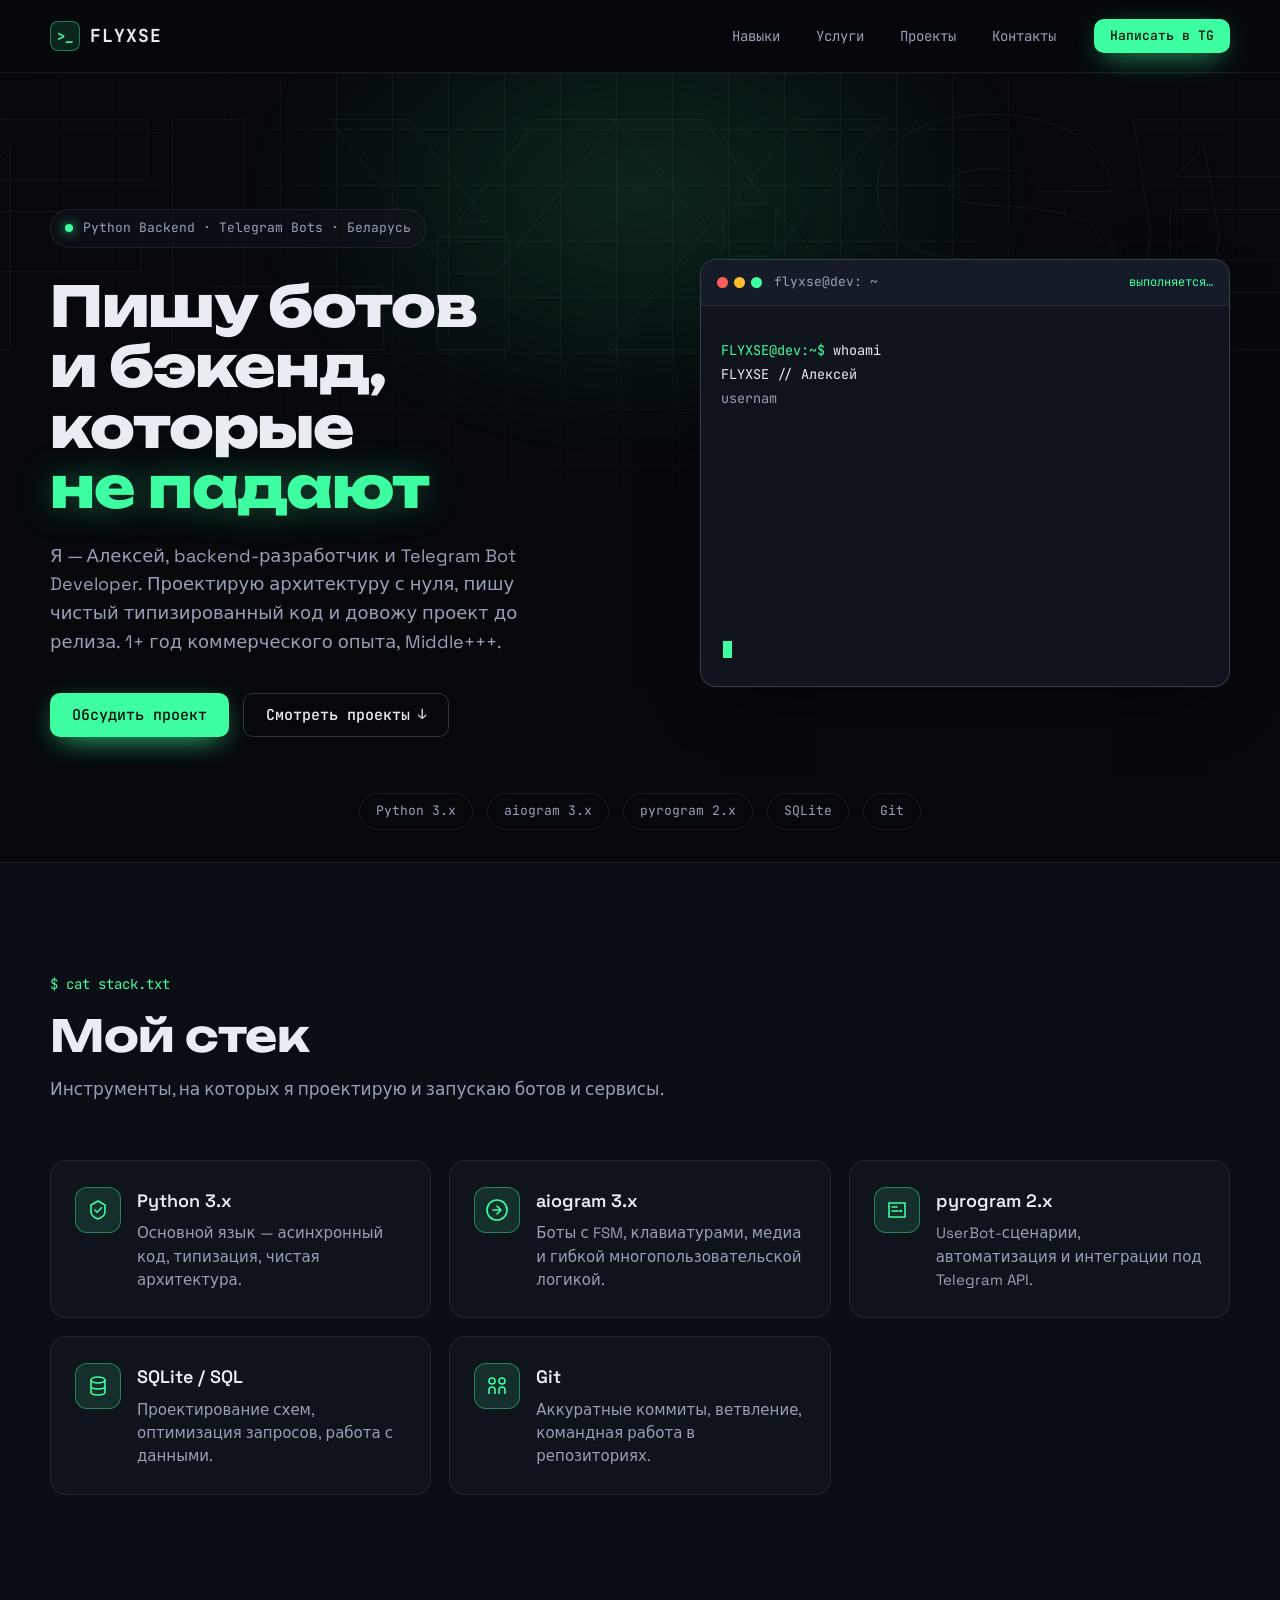
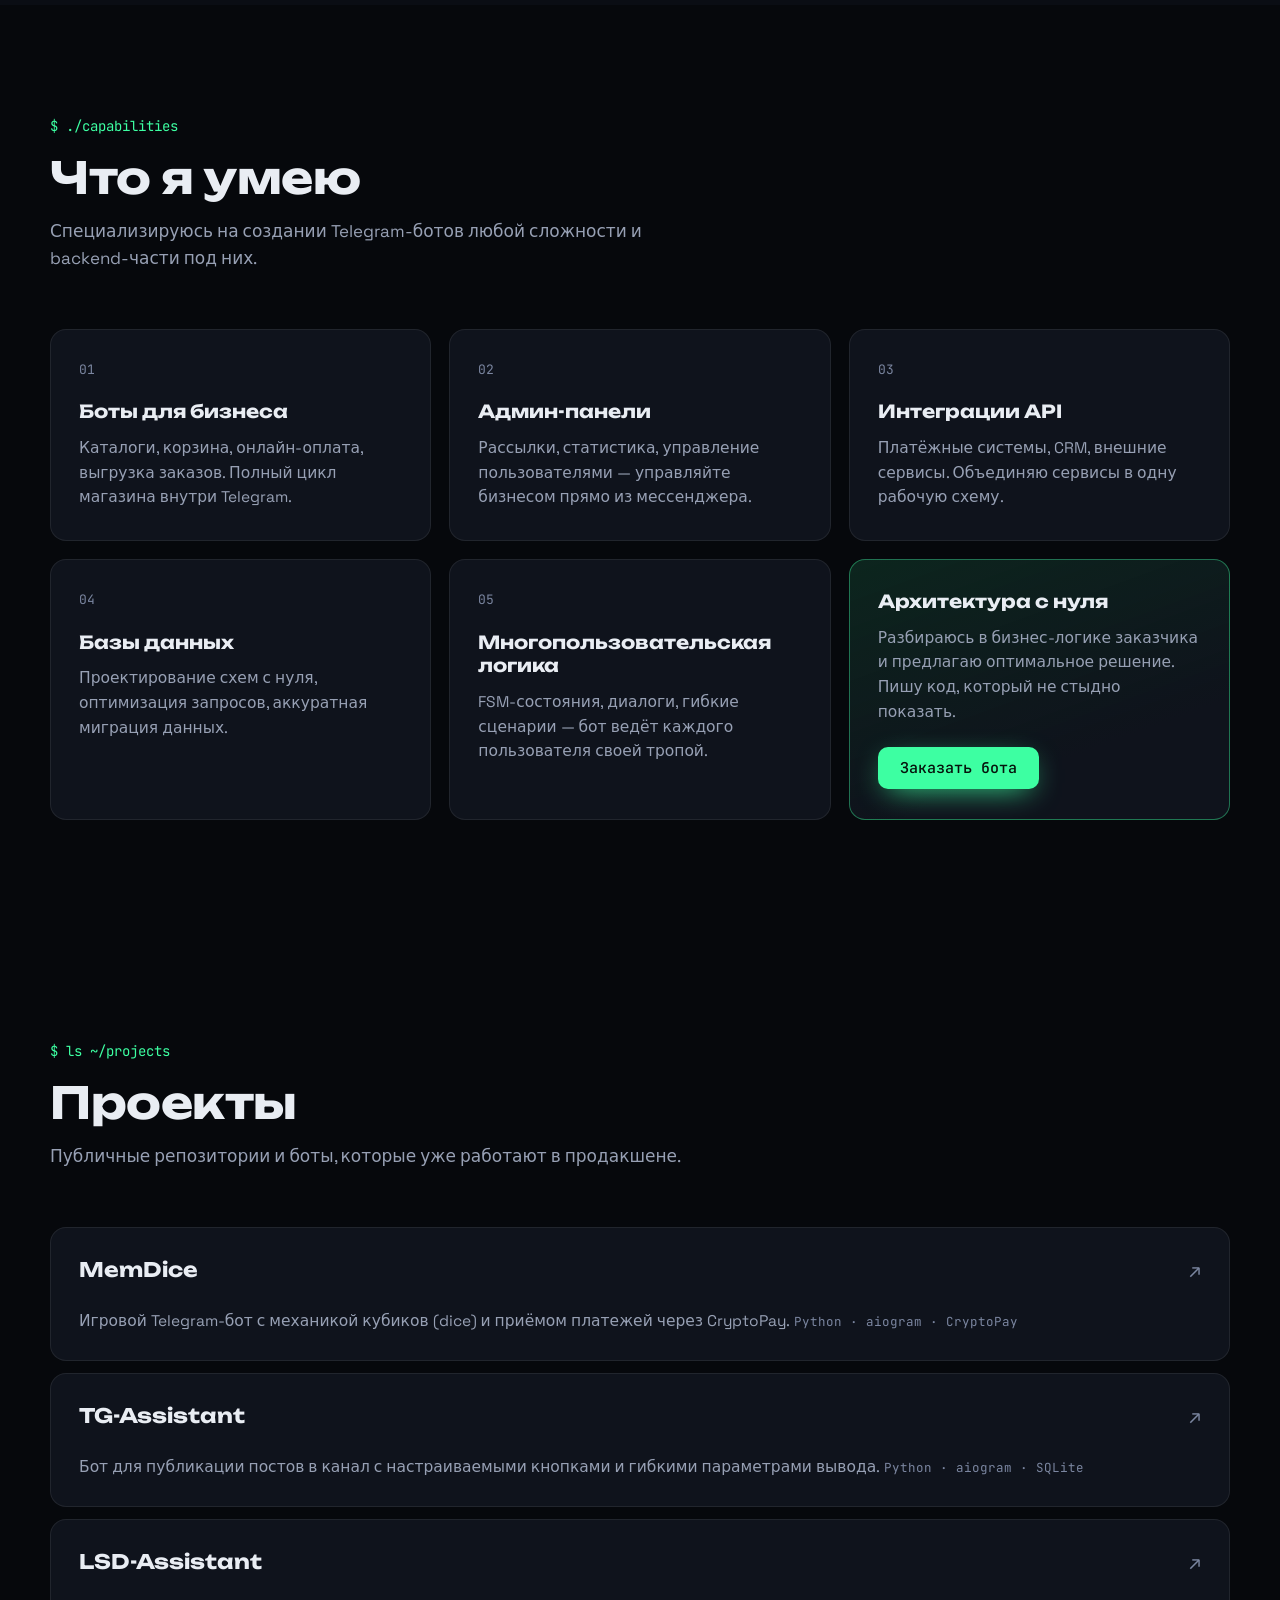
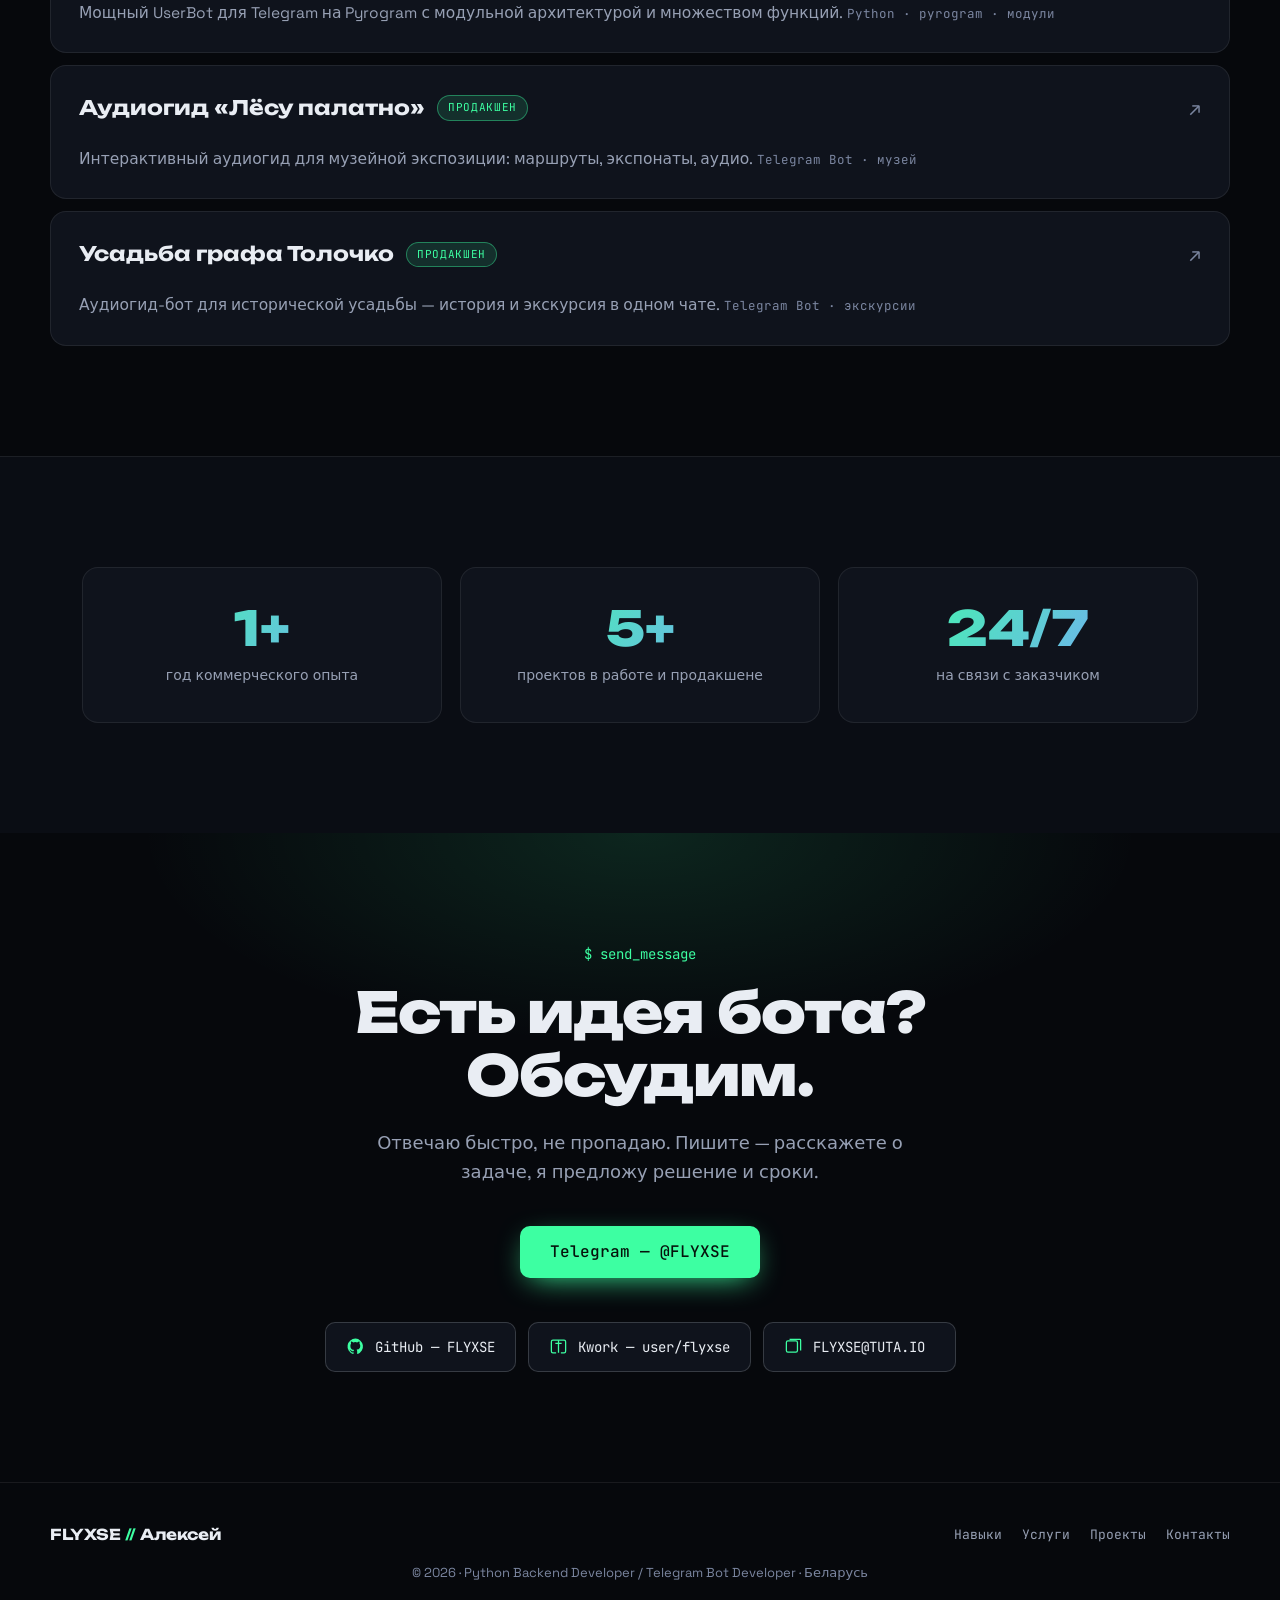
<file: archive/v2/index.html>
﻿<!DOCTYPE html>
<html lang="ru" class="no-js">
<head>
  <meta charset="UTF-8">
  <meta name="viewport" content="width=device-width, initial-scale=1.0">
  <title>FLYXSE — Python Backend Developer / Telegram Bot Developer</title>
  <meta name="description" content="FLYXSE // Алексей — Python Backend-разработчик и Telegram Bot Developer из Беларуси. Создаю ботов для бизнеса, админ-панели, интеграции с API и базами данных.">
  <meta name="theme-color" content="#06080c">
  <meta property="og:title" content="FLYXSE // Алексей — Python Backend & Telegram Bots">
  <meta property="og:description" content="Пишу ботов и бэкенд, которые не падают. Python, aiogram, pyrogram, SQLite.">
  <meta property="og:type" content="website">
  <link rel="icon" href="data:image/svg+xml,%3Csvg xmlns='http://www.w3.org/2000/svg' viewBox='0 0 32 32'%3E%3Crect width='32' height='32' rx='7' fill='%2306080c'/%3E%3Ctext x='16' y='22' font-family='monospace' font-size='16' font-weight='bold' fill='%233dffa2' text-anchor='middle'%3E%26gt;%3C/text%3E%3C/svg%3E">
  <link rel="preconnect" href="https://fonts.googleapis.com">
  <link rel="preconnect" href="https://fonts.gstatic.com" crossorigin>
  <link href="https://fonts.googleapis.com/css2?family=Unbounded:wght@500;700;800&family=Space+Grotesk:wght@400;500;600;700&family=JetBrains+Mono:wght@400;500;700&display=swap" rel="stylesheet">
  <link rel="stylesheet" href="assets/style.css">
  <script>document.documentElement.classList.replace('no-js', 'js');</script>
</head>
<body>
  <a class="skip-link" href="#main">К содержимому</a>

  <header class="site-header" id="top">
    <div class="container header-inner">
      <a class="brand" href="#top" aria-label="FLYXSE — на главную">
        <span class="brand-mark" aria-hidden="true">&gt;_</span>
        <span class="brand-name">FLYXSE</span>
      </a>

      <nav class="site-nav" aria-label="Основная навигация">
        <ul>
          <li><a href="#skills">Навыки</a></li>
          <li><a href="#services">Услуги</a></li>
          <li><a href="#projects">Проекты</a></li>
          <li><a href="#contact">Контакты</a></li>
        </ul>
      </nav>

      <div class="header-actions">
        <a class="btn btn-primary btn-sm" href="https://t.me/FLYXSE" target="_blank" rel="noopener">
          Написать в TG
        </a>
        <button class="nav-toggle" id="nav-toggle" aria-expanded="false" aria-controls="mobile-menu" aria-label="Открыть меню">
          <span></span><span></span><span></span>
        </button>
      </div>
    </div>

    <div class="mobile-menu" id="mobile-menu" hidden>
      <nav aria-label="Мобильная навигация">
        <ul>
          <li><a href="#skills">Навыки</a></li>
          <li><a href="#services">Услуги</a></li>
          <li><a href="#projects">Проекты</a></li>
          <li><a href="#contact">Контакты</a></li>
        </ul>
      </nav>
      <a class="btn btn-primary" href="https://t.me/FLYXSE" target="_blank" rel="noopener">Написать в TG</a>
    </div>
  </header>

  <main id="main">
    <section class="hero" aria-labelledby="hero-title">
      <div class="hero-bg" aria-hidden="true">
        <span class="hero-wordmark">FLYXSE</span>
        <span class="hero-glow"></span>
        <span class="hero-grid"></span>
      </div>

      <div class="container hero-inner">
        <div class="hero-copy">
          <p class="eyebrow">
            <span class="dot" aria-hidden="true"></span>
            Python Backend · Telegram Bots · Беларусь
          </p>

          <h1 class="hero-title" id="hero-title">
            Пишу ботов и&nbsp;бэкенд,<br>которые <span class="accent">не&nbsp;падают</span>
          </h1>

          <p class="hero-sub">
            Я — Алексей, backend-разработчик и Telegram Bot Developer.
            Проектирую архитектуру с нуля, пишу чистый типизированный код
            и довожу проект до релиза. 1+ год коммерческого опыта, Middle+++.
          </p>

          <div class="hero-cta">
            <a class="btn btn-primary" href="https://t.me/FLYXSE" target="_blank" rel="noopener">
              Обсудить проект
            </a>
            <a class="btn btn-ghost" href="#projects">
              Смотреть проекты
              <span class="arrow" aria-hidden="true">↓</span>
            </a>
          </div>
        </div>

        <div class="terminal" role="group" aria-label="Терминал: знакомство с разработчиком">
          <div class="terminal-bar">
            <span class="traffic"><i></i><i></i><i></i></span>
            <span class="terminal-title">flyxse@dev: ~</span>
            <span class="terminal-status" id="terminal-status" aria-live="polite">готово</span>
          </div>
          <div class="terminal-body" id="terminal-body" aria-hidden="true">
            <pre id="terminal-output"></pre>
            <span class="terminal-cursor" aria-hidden="true"></span>
          </div>
        </div>
      </div>

      <div class="container hero-foot">
        <ul class="tech-strip" aria-label="Технологии">
          <li>Python 3.x</li>
          <li>aiogram 3.x</li>
          <li>pyrogram 2.x</li>
          <li>SQLite</li>
          <li>Git</li>
        </ul>
      </div>
    </section>

    <section class="section skills" id="skills" aria-labelledby="skills-title">
      <div class="container">
        <div class="section-head reveal">
          <p class="kicker">$ cat stack.txt</p>
          <h2 class="section-title" id="skills-title">Мой стек</h2>
          <p class="section-sub">Инструменты, на которых я проектирую и запускаю ботов и сервисы.</p>
        </div>

        <ul class="skills-grid">
          <li class="skill reveal">
            <span class="skill-icon" aria-hidden="true"><svg viewBox="0 0 24 24" fill="none"><path d="M12 3l7 4v6.5c0 3.5-2.7 6.1-7 7.5-4.3-1.4-7-4-7-7.5V7l7-4z" stroke="currentColor" stroke-width="1.6"/><path d="M9 12l2.2 2.2L15.5 9.8" stroke="currentColor" stroke-width="1.6" stroke-linecap="round" stroke-linejoin="round"/></svg></span>
            <div>
              <h3>Python 3.x</h3>
              <p>Основной язык — асинхронный код, типизация, чистая архитектура.</p>
            </div>
          </li>
          <li class="skill reveal">
            <span class="skill-icon" aria-hidden="true"><svg viewBox="0 0 24 24" fill="none"><path d="M12 2a10 10 0 0 0 0 20 10 10 0 0 0 0-20z" stroke="currentColor" stroke-width="1.6"/><path d="M8 12h8M12 8l4 4-4 4" stroke="currentColor" stroke-width="1.6" stroke-linecap="round" stroke-linejoin="round"/></svg></span>
            <div>
              <h3>aiogram 3.x</h3>
              <p>Боты с FSM, клавиатурами, медиа и гибкой многопользовательской логикой.</p>
            </div>
          </li>
          <li class="skill reveal">
            <span class="skill-icon" aria-hidden="true"><svg viewBox="0 0 24 24" fill="none"><path d="M4 5h16v14H4z" stroke="currentColor" stroke-width="1.6"/><path d="M7 9h5M7 13h7" stroke="currentColor" stroke-width="1.6" stroke-linecap="round"/><circle cx="16" cy="13" r="1.2" fill="currentColor"/></svg></span>
            <div>
              <h3>pyrogram 2.x</h3>
              <p>UserBot-сценарии, автоматизация и интеграции под Telegram API.</p>
            </div>
          </li>
          <li class="skill reveal">
            <span class="skill-icon" aria-hidden="true"><svg viewBox="0 0 24 24" fill="none"><ellipse cx="12" cy="6" rx="7" ry="3" stroke="currentColor" stroke-width="1.6"/><path d="M5 6v6c0 1.7 3.1 3 7 3s7-1.3 7-3V6M5 12v6c0 1.7 3.1 3 7 3s7-1.3 7-3v-6" stroke="currentColor" stroke-width="1.6"/></svg></span>
            <div>
              <h3>SQLite / SQL</h3>
              <p>Проектирование схем, оптимизация запросов, работа с данными.</p>
            </div>
          </li>
          <li class="skill reveal">
            <span class="skill-icon" aria-hidden="true"><svg viewBox="0 0 24 24" fill="none"><circle cx="7" cy="7" r="3" stroke="currentColor" stroke-width="1.6"/><circle cx="17" cy="7" r="3" stroke="currentColor" stroke-width="1.6"/><path d="M4 20v-4a3 3 0 0 1 3-3h0a3 3 0 0 1 3 3v4M14 20v-4a3 3 0 0 1 3-3h0a3 3 0 0 1 3 3v4" stroke="currentColor" stroke-width="1.6"/></svg></span>
            <div>
              <h3>Git</h3>
              <p>Аккуратные коммиты, ветвление, командная работа в репозиториях.</p>
            </div>
          </li>
        </ul>
      </div>
    </section>

    <section class="section services" id="services" aria-labelledby="services-title">
      <div class="container">
        <div class="section-head reveal">
          <p class="kicker">$ ./capabilities</p>
          <h2 class="section-title" id="services-title">Что я умею</h2>
          <p class="section-sub">Специализируюсь на создании Telegram-ботов любой сложности и backend-части под них.</p>
        </div>

        <div class="cards-grid">
          <article class="card reveal">
            <span class="card-num" aria-hidden="true">01</span>
            <h3>Боты для бизнеса</h3>
            <p>Каталоги, корзина, онлайн-оплата, выгрузка заказов. Полный цикл магазина внутри Telegram.</p>
          </article>

          <article class="card reveal">
            <span class="card-num" aria-hidden="true">02</span>
            <h3>Админ-панели</h3>
            <p>Рассылки, статистика, управление пользователями — управляйте бизнесом прямо из мессенджера.</p>
          </article>

          <article class="card reveal">
            <span class="card-num" aria-hidden="true">03</span>
            <h3>Интеграции API</h3>
            <p>Платёжные системы, CRM, внешние сервисы. Объединяю сервисы в одну рабочую схему.</p>
          </article>

          <article class="card reveal">
            <span class="card-num" aria-hidden="true">04</span>
            <h3>Базы данных</h3>
            <p>Проектирование схем с нуля, оптимизация запросов, аккуратная миграция данных.</p>
          </article>

          <article class="card reveal">
            <span class="card-num" aria-hidden="true">05</span>
            <h3>Многопользовательская логика</h3>
            <p>FSM-состояния, диалоги, гибкие сценарии — бот ведёт каждого пользователя своей тропой.</p>
          </article>

          <article class="card card-accent reveal">
            <h3>Архитектура с нуля</h3>
            <p>Разбираюсь в бизнес-логике заказчика и предлагаю оптимальное решение. Пишу код, который не стыдно показать.</p>
            <a class="btn btn-primary" href="https://t.me/FLYXSE" target="_blank" rel="noopener">Заказать бота</a>
          </article>
        </div>
      </div>
    </section>

    <section class="section projects" id="projects" aria-labelledby="projects-title">
      <div class="container">
        <div class="section-head reveal">
          <p class="kicker">$ ls ~/projects</p>
          <h2 class="section-title" id="projects-title">Проекты</h2>
          <p class="section-sub">Публичные репозитории и боты, которые уже работают в продакшене.</p>
        </div>

        <ul class="projects-list">
          <li class="project reveal">
            <a href="https://github.com/FLYXSE/MemDice" target="_blank" rel="noopener">
              <span class="project-top">
                <span class="project-name">MemDice</span>
                <span class="project-link" aria-hidden="true">↗</span>
              </span>
              <span class="project-desc">Игровой Telegram-бот с механикой кубиков (dice) и приёмом платежей через CryptoPay.</span>
              <span class="project-meta">Python · aiogram · CryptoPay</span>
            </a>
          </li>

          <li class="project reveal">
            <a href="https://github.com/FLYXSE/TG-Assistant" target="_blank" rel="noopener">
              <span class="project-top">
                <span class="project-name">TG-Assistant</span>
                <span class="project-link" aria-hidden="true">↗</span>
              </span>
              <span class="project-desc">Бот для публикации постов в канал с настраиваемыми кнопками и гибкими параметрами вывода.</span>
              <span class="project-meta">Python · aiogram · SQLite</span>
            </a>
          </li>

          <li class="project reveal">
            <a href="https://github.com/FLYXSE/LSD-Assistant" target="_blank" rel="noopener">
              <span class="project-top">
                <span class="project-name">LSD-Assistant</span>
                <span class="project-link" aria-hidden="true">↗</span>
              </span>
              <span class="project-desc">Мощный UserBot для Telegram на Pyrogram с модульной архитектурой и множеством функций.</span>
              <span class="project-meta">Python · pyrogram · модули</span>
            </a>
          </li>

          <li class="project reveal">
            <a href="https://t.me/lesy_polotno_bot" target="_blank" rel="noopener">
              <span class="project-top">
                <span class="project-name">Аудиогид «Лёсу палатно»</span>
                <span class="project-badge">продакшен</span>
                <span class="project-link" aria-hidden="true">↗</span>
              </span>
              <span class="project-desc">Интерактивный аудиогид для музейной экспозиции: маршруты, экспонаты, аудио.</span>
              <span class="project-meta">Telegram Bot · музей</span>
            </a>
          </li>

          <li class="project reveal">
            <a href="https://t.me/Graf_Tolochko_Bot" target="_blank" rel="noopener">
              <span class="project-top">
                <span class="project-name">Усадьба графа Толочко</span>
                <span class="project-badge">продакшен</span>
                <span class="project-link" aria-hidden="true">↗</span>
              </span>
              <span class="project-desc">Аудиогид-бот для исторической усадьбы — история и экскурсия в одном чате.</span>
              <span class="project-meta">Telegram Bot · экскурсии</span>
            </a>
          </li>
        </ul>
      </div>
    </section>

    <section class="section facts" aria-label="Факты">
      <div class="container facts-grid">
        <div class="fact reveal">
          <span class="fact-num">1+</span>
          <span class="fact-label">год коммерческого опыта</span>
        </div>
        <div class="fact reveal">
          <span class="fact-num">5+</span>
          <span class="fact-label">проектов в работе и продакшене</span>
        </div>
        <div class="fact reveal">
          <span class="fact-num">24/7</span>
          <span class="fact-label">на связи с заказчиком</span>
        </div>
      </div>
    </section>

    <section class="section contact" id="contact" aria-labelledby="contact-title">
      <div class="container contact-inner reveal">
        <p class="kicker">$ send_message</p>
        <h2 class="contact-title" id="contact-title">Есть идея бота?<br>Обсудим.</h2>
        <p class="contact-sub">
          Отвечаю быстро, не пропадаю. Пишите — расскажете о задаче,
          я предложу решение и сроки.
        </p>

        <div class="contact-actions">
          <a class="btn btn-primary btn-lg" href="https://t.me/FLYXSE" target="_blank" rel="noopener">
            Telegram — @FLYXSE
          </a>
        </div>

        <ul class="contact-links">
          <li>
            <a href="https://github.com/FLYXSE" target="_blank" rel="noopener">
              <span class="contact-ico" aria-hidden="true"><svg viewBox="0 0 24 24" fill="currentColor"><path d="M12 2a10 10 0 0 0-3.2 19.5c.5.1.7-.2.7-.5v-1.7c-2.8.6-3.4-1.2-3.4-1.2-.5-1.2-1.1-1.5-1.1-1.5-.9-.6.1-.6.1-.6 1 .1 1.5 1 1.5 1 .9 1.6 2.4 1.1 3 .9.1-.7.4-1.1.6-1.4-2.2-.3-4.6-1.1-4.6-5A3.9 3.9 0 0 1 6.4 8.5a3.6 3.6 0 0 1 .1-2.7s.8-.3 2.7 1a9.4 9.4 0 0 1 5 0c1.9-1.3 2.7-1 2.7-1 .6 1.6.2 2.8.1 2.7a3.9 3.9 0 0 1 1 2.7c0 3.9-2.3 4.7-4.6 5 .4.3.7.9.7 1.9v2.8c0 .3.2.6.7.5A10 10 0 0 0 12 2z"/></svg></span>
              GitHub — FLYXSE
            </a>
          </li>
          <li>
            <a href="https://kwork.ru/user/flyxse" target="_blank" rel="noopener">
              <span class="contact-ico" aria-hidden="true"><svg viewBox="0 0 24 24" fill="none"><path d="M9 20H5a2 2 0 0 1-2-2V6a2 2 0 0 1 2-2h14a2 2 0 0 1 2 2v12a2 2 0 0 1-2 2h-4" stroke="currentColor" stroke-width="1.6"/><path d="M12 4v16M8 8h8" stroke="currentColor" stroke-width="1.6"/></svg></span>
              Kwork — user/flyxse
            </a>
          </li>
          <li>
            <button class="copy-mail" type="button" id="copy-mail" data-mail="FLYXSE@TUTA.IO">
              <span class="contact-ico" aria-hidden="true"><svg viewBox="0 0 24 24" fill="none"><rect x="3" y="5" width="14" height="14" rx="2" stroke="currentColor" stroke-width="1.6"/><path d="M7 3h13a1 1 0 0 1 1 1v13" stroke="currentColor" stroke-width="1.6"/></svg></span>
              <span class="copy-label">FLYXSE@TUTA.IO</span>
              <span class="copy-state" aria-live="polite"></span>
            </button>
          </li>
        </ul>
      </div>
    </section>
  </main>

  <footer class="site-footer">
    <div class="container footer-inner">
      <p class="footer-brand">FLYXSE <span>//</span> Алексей</p>
      <nav class="footer-nav" aria-label="Навигация в подвале">
        <a href="#skills">Навыки</a>
        <a href="#services">Услуги</a>
        <a href="#projects">Проекты</a>
        <a href="#contact">Контакты</a>
      </nav>
      <p class="footer-note">© 2026 · Python Backend Developer / Telegram Bot Developer · Беларусь</p>
    </div>
  </footer>

  <script src="assets/script.js" defer></script>
</body>
</html>
</file>
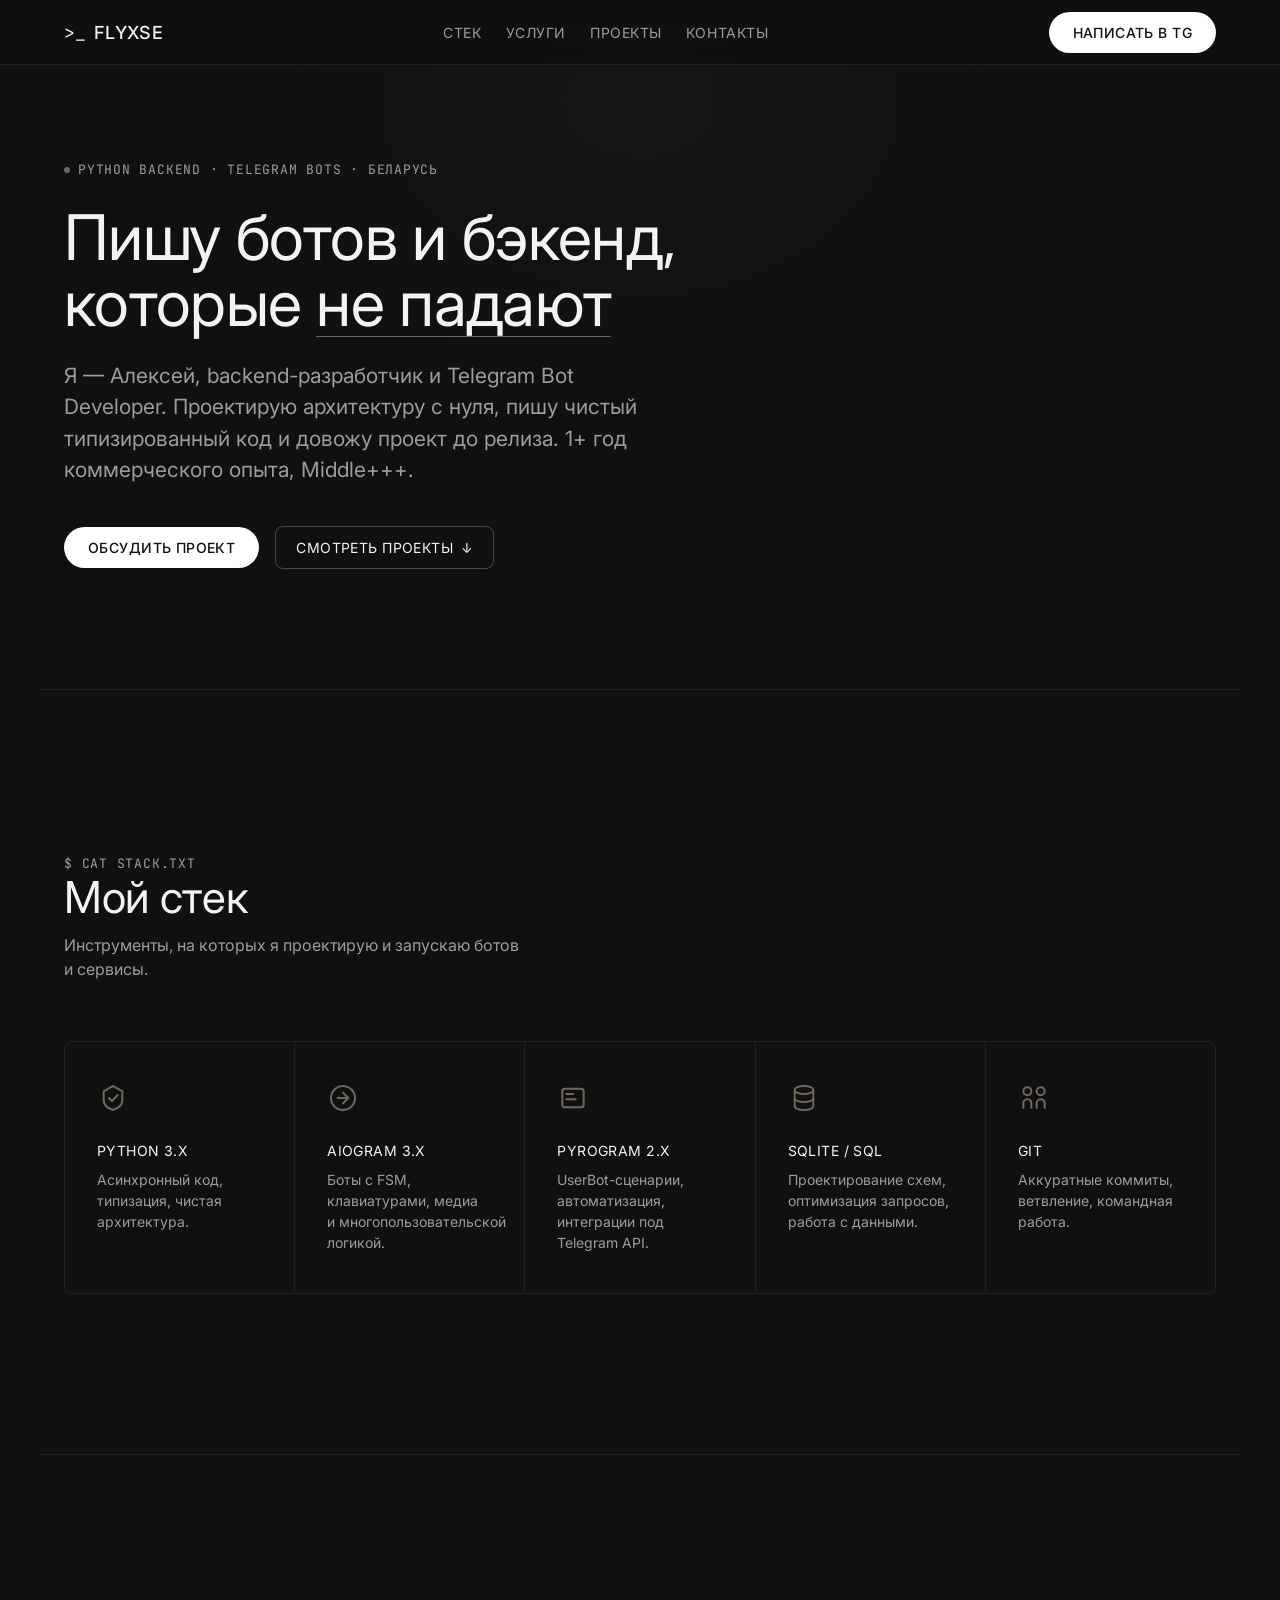
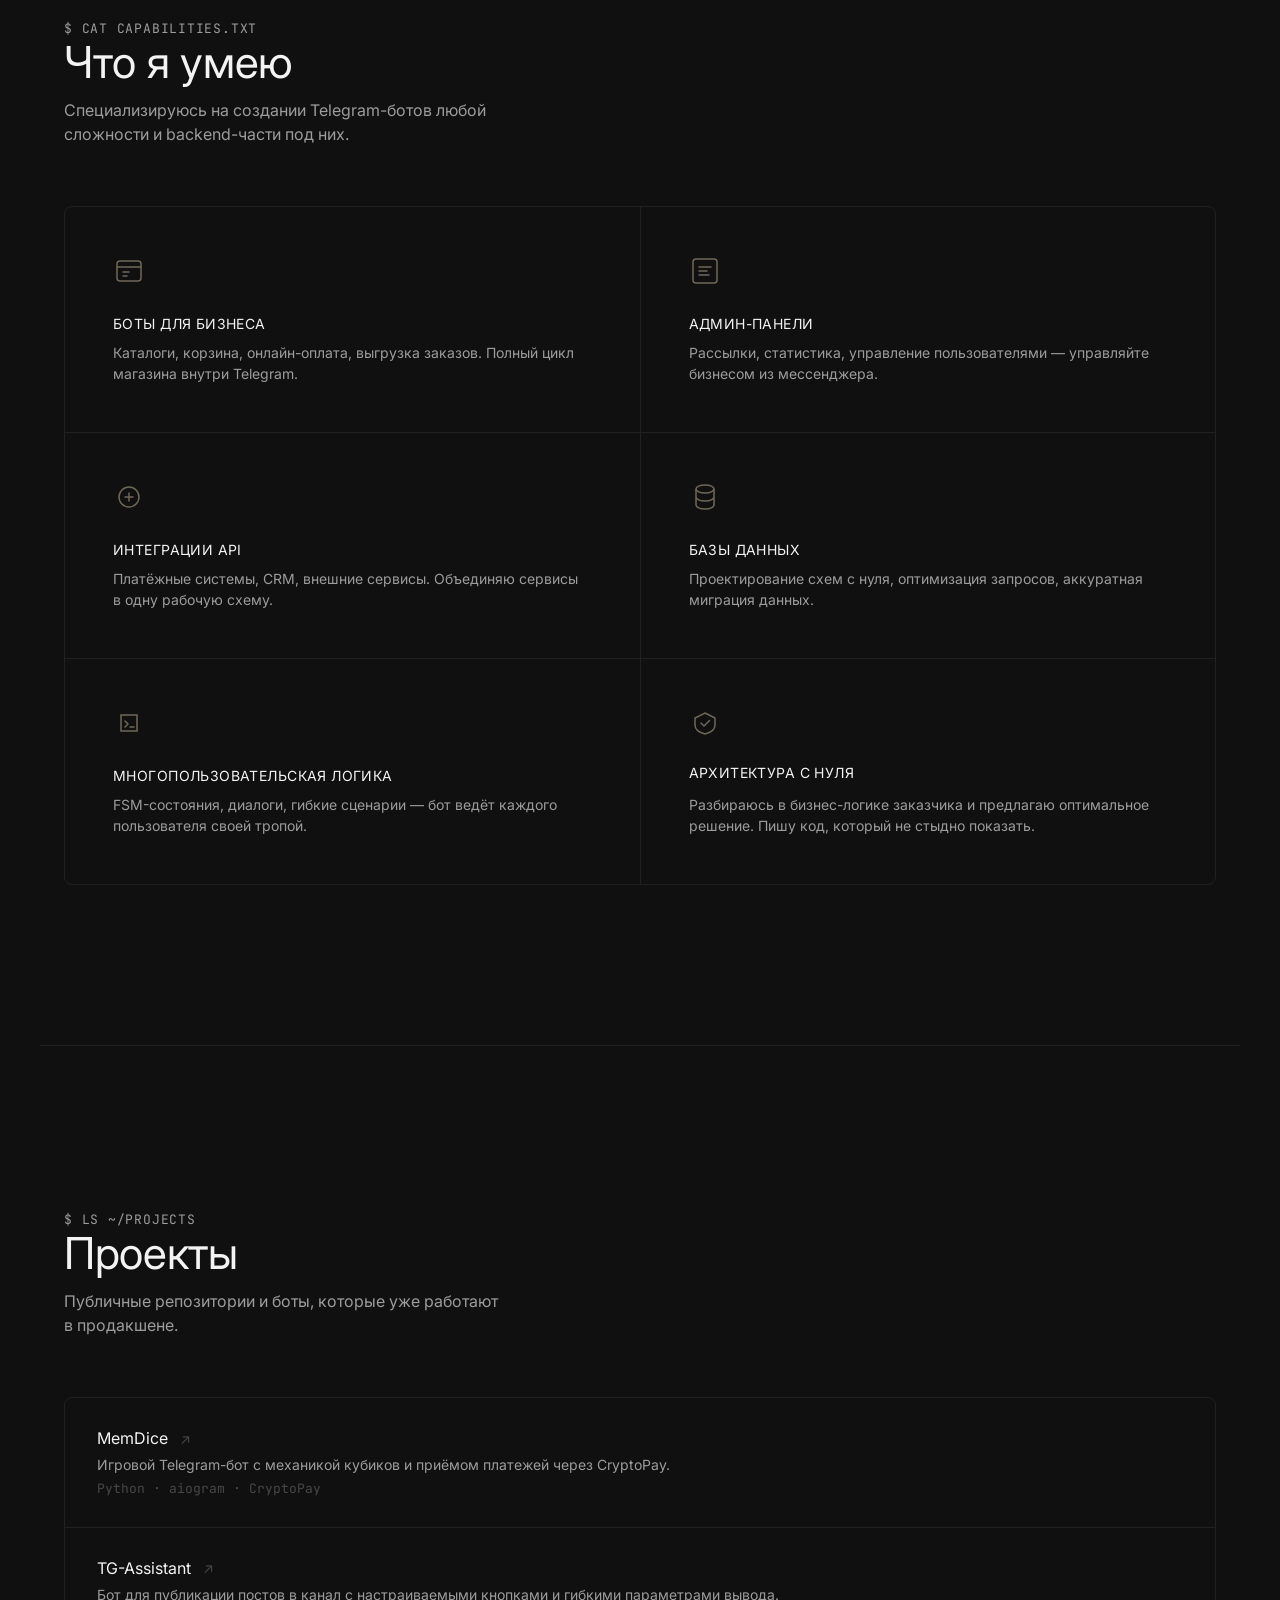
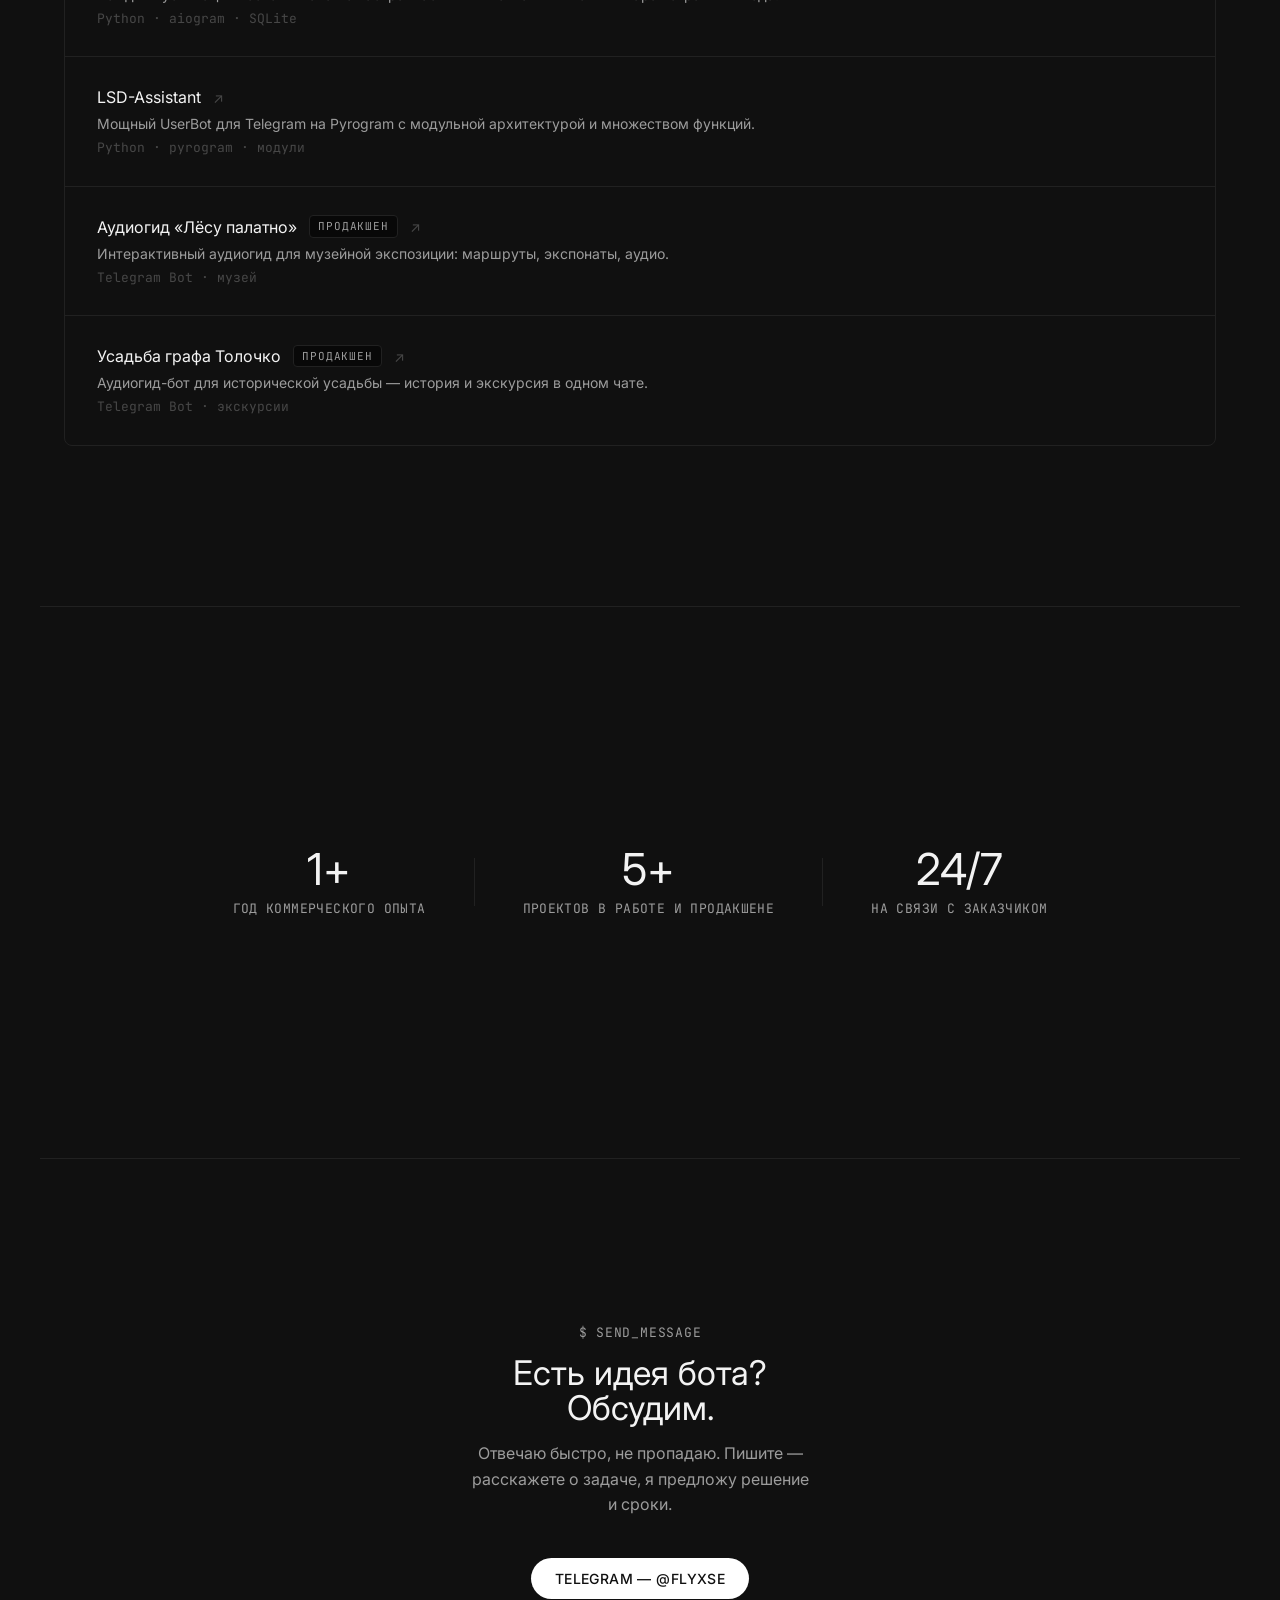
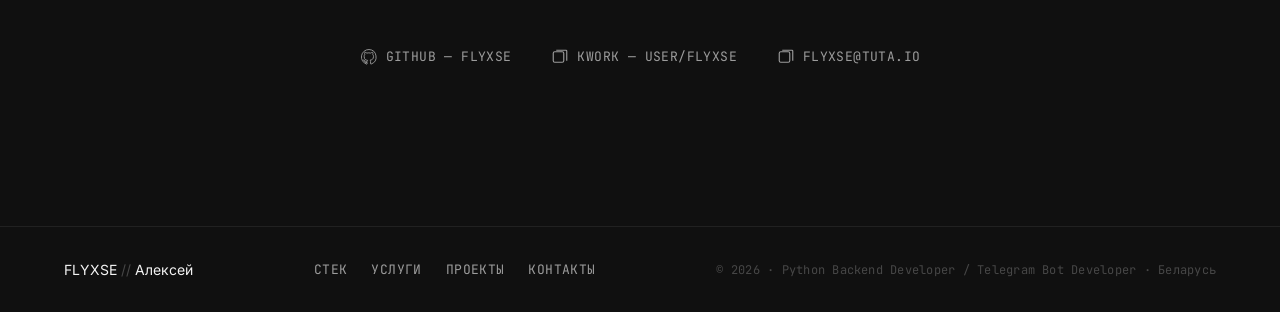
<file: archive/v3/index.html>
<!DOCTYPE html>
<html lang="ru">
<head>
  <meta charset="UTF-8">
  <meta name="viewport" content="width=device-width, initial-scale=1.0">
  <title>FLYXSE — Python Backend Developer / Telegram Bot Developer</title>
  <meta name="description" content="FLYXSE // Алексей — Python Backend-разработчик и Telegram Bot Developer из Беларуси. Создаю ботов для бизнеса, админ-панели, интеграции с API и базами данных.">
  <meta name="theme-color" content="#101010">
  <link rel="icon" href="data:image/svg+xml,%3Csvg xmlns='http://www.w3.org/2000/svg' viewBox='0 0 32 32'%3E%3Crect width='32' height='32' rx='4' fill='%23101010'/%3E%3Ctext x='16' y='21' font-family='monospace' font-size='14' font-weight='400' fill='%23f3f3f3' text-anchor='middle'%3E%3E_%3C/text%3E%3C/svg%3E">
  <link rel="preconnect" href="https://fonts.googleapis.com">
  <link rel="preconnect" href="https://fonts.gstatic.com" crossorigin>
  <link href="https://fonts.googleapis.com/css2?family=Inter:wght@400;500;600;700&family=JetBrains+Mono:wght@400;500&display=swap" rel="stylesheet">
  <link rel="stylesheet" href="styles.css">
</head>
<body>

  <nav class="nav" id="nav">
    <div class="nav-inner">
      <a class="brand" href="#top" aria-label="FLYXSE — на главную">
        <span class="brand-mark" aria-hidden="true">&gt;_</span>
        <span class="brand-name">FLYXSE</span>
      </a>
      <ul class="nav-links">
        <li><a href="#stack">Стек</a></li>
        <li><a href="#services">Услуги</a></li>
        <li><a href="#projects">Проекты</a></li>
        <li><a href="#contact">Контакты</a></li>
      </ul>
      <a class="btn btn-pill" href="https://t.me/FLYXSE" target="_blank" rel="noopener">Написать в TG</a>
      <button class="nav-toggle" id="nav-toggle" aria-label="Открыть меню" aria-expanded="false">
        <span></span><span></span><span></span>
      </button>
    </div>
  </nav>

  <div class="mobile-menu" id="mobile-menu" aria-hidden="true">
    <ul>
      <li><a href="#stack">Стек</a></li>
      <li><a href="#services">Услуги</a></li>
      <li><a href="#projects">Проекты</a></li>
      <li><a href="#contact">Контакты</a></li>
    </ul>
    <a class="btn btn-pill" href="https://t.me/FLYXSE" target="_blank" rel="noopener">Написать в TG</a>
  </div>

  <main id="top">
    <!-- ═══════════════════════════════════════════ -->
    <!-- HERO                                       -->
    <!-- ═══════════════════════════════════════════ -->
    <section class="hero" aria-labelledby="hero-title">
      <div class="hero-glow" aria-hidden="true"></div>
      <div class="container hero-inner">
        <p class="eyebrow reveal">
          <span class="dot" aria-hidden="true"></span>
          Python Backend &middot; Telegram Bots &middot; Беларусь
        </p>
        <h1 class="hero-title reveal" id="hero-title">
          Пишу ботов и&nbsp;бэкенд,<br>которые <span class="accent">не&nbsp;падают</span>
        </h1>
        <p class="hero-sub reveal">
          Я — Алексей, backend-разработчик и Telegram Bot Developer.
          Проектирую архитектуру с&nbsp;нуля, пишу чистый типизированный код
          и&nbsp;довожу проект до&nbsp;релиза. 1+&nbsp;год коммерческого опыта, Middle+++.
        </p>
        <div class="hero-cta reveal">
          <a class="btn btn-pill" href="https://t.me/FLYXSE" target="_blank" rel="noopener">Обсудить проект</a>
          <a class="btn btn-outline" href="#projects">Смотреть проекты <span aria-hidden="true">↓</span></a>
        </div>

      </div>
    </section>

    <hr class="divider">

    <!-- ═══════════════════════════════════════════ -->
    <!-- STACK                                      -->
    <!-- ═══════════════════════════════════════════ -->
    <section class="section" id="stack" aria-labelledby="stack-title">
      <div class="container">
        <div class="section-head reveal">
          <span class="kicker">$ cat stack.txt</span>
          <h2 class="section-title" id="stack-title">Мой стек</h2>
          <p class="section-sub">Инструменты, на которых я проектирую и&nbsp;запускаю ботов и&nbsp;сервисы.</p>
        </div>
        <div class="stack-grid reveal">
          <div class="stack-card">
            <svg class="stack-icon" viewBox="0 0 24 24" fill="none" aria-hidden="true"><path d="M12 3l7 4v6.5c0 3.5-2.7 6.1-7 7.5-4.3-1.4-7-4-7-7.5V7l7-4z" stroke="currentColor" stroke-width="1.5"/><path d="M9 12l2.2 2.2L15.5 9.8" stroke="currentColor" stroke-width="1.5" stroke-linecap="round" stroke-linejoin="round"/></svg>
            <h3>Python 3.x</h3>
            <p>Асинхронный код, типизация, чистая архитектура.</p>
          </div>
          <div class="stack-card">
            <svg class="stack-icon" viewBox="0 0 24 24" fill="none" aria-hidden="true"><circle cx="12" cy="12" r="9" stroke="currentColor" stroke-width="1.5"/><path d="M8 12h8M12 8l4 4-4 4" stroke="currentColor" stroke-width="1.5" stroke-linecap="round" stroke-linejoin="round"/></svg>
            <h3>aiogram 3.x</h3>
            <p>Боты с FSM, клавиатурами, медиа и&nbsp;многопользовательской логикой.</p>
          </div>
          <div class="stack-card">
            <svg class="stack-icon" viewBox="0 0 24 24" fill="none" aria-hidden="true"><rect x="4" y="5" width="16" height="14" rx="2" stroke="currentColor" stroke-width="1.5"/><path d="M7 9h5M7 13h7" stroke="currentColor" stroke-width="1.5" stroke-linecap="round"/></svg>
            <h3>pyrogram 2.x</h3>
            <p>UserBot-сценарии, автоматизация, интеграции под Telegram API.</p>
          </div>
          <div class="stack-card">
            <svg class="stack-icon" viewBox="0 0 24 24" fill="none" aria-hidden="true"><ellipse cx="12" cy="6" rx="7" ry="3" stroke="currentColor" stroke-width="1.5"/><path d="M5 6v6c0 1.7 3.1 3 7 3s7-1.3 7-3V6M5 12v6c0 1.7 3.1 3 7 3s7-1.3 7-3v-6" stroke="currentColor" stroke-width="1.5"/></svg>
            <h3>SQLite / SQL</h3>
            <p>Проектирование схем, оптимизация запросов, работа с&nbsp;данными.</p>
          </div>
          <div class="stack-card">
            <svg class="stack-icon" viewBox="0 0 24 24" fill="none" aria-hidden="true"><circle cx="7" cy="7" r="3" stroke="currentColor" stroke-width="1.5"/><circle cx="17" cy="7" r="3" stroke="currentColor" stroke-width="1.5"/><path d="M4 20v-4a3 3 0 0 1 3-3h0a3 3 0 0 1 3 3v4M14 20v-4a3 3 0 0 1 3-3h0a3 3 0 0 1 3 3v4" stroke="currentColor" stroke-width="1.5"/></svg>
            <h3>Git</h3>
            <p>Аккуратные коммиты, ветвление, командная работа.</p>
          </div>
        </div>
      </div>
    </section>

    <hr class="divider">

    <!-- ═══════════════════════════════════════════ -->
    <!-- SERVICES                                   -->
    <!-- ═══════════════════════════════════════════ -->
    <section class="section" id="services" aria-labelledby="services-title">
      <div class="container">
        <div class="section-head reveal">
          <span class="kicker">$ cat capabilities.txt</span>
          <h2 class="section-title" id="services-title">Что я умею</h2>
          <p class="section-sub">Специализируюсь на&nbsp;создании Telegram-ботов любой сложности и&nbsp;backend-части под них.</p>
        </div>
        <div class="services-grid">
          <article class="service-card reveal">
            <svg class="service-icon" viewBox="0 0 32 32" fill="none" aria-hidden="true"><rect x="4" y="6" width="24" height="20" rx="3" stroke="currentColor" stroke-width="1.5"/><path d="M4 12h24M10 17h6M10 21h4" stroke="currentColor" stroke-width="1.5" stroke-linecap="round"/></svg>
            <h3>Боты для бизнеса</h3>
            <p>Каталоги, корзина, онлайн-оплата, выгрузка заказов. Полный цикл магазина внутри Telegram.</p>
          </article>
          <article class="service-card reveal">
            <svg class="service-icon" viewBox="0 0 32 32" fill="none" aria-hidden="true"><rect x="4" y="4" width="24" height="24" rx="3" stroke="currentColor" stroke-width="1.5"/><path d="M10 12h12M10 16h8M10 20h10" stroke="currentColor" stroke-width="1.5" stroke-linecap="round"/></svg>
            <h3>Админ-панели</h3>
            <p>Рассылки, статистика, управление пользователями — управляйте бизнесом из&nbsp;мессенджера.</p>
          </article>
          <article class="service-card reveal">
            <svg class="service-icon" viewBox="0 0 32 32" fill="none" aria-hidden="true"><circle cx="16" cy="16" r="10" stroke="currentColor" stroke-width="1.5"/><path d="M12 16h8M16 12v8" stroke="currentColor" stroke-width="1.5" stroke-linecap="round"/></svg>
            <h3>Интеграции API</h3>
            <p>Платёжные системы, CRM, внешние сервисы. Объединяю сервисы в&nbsp;одну рабочую схему.</p>
          </article>
          <article class="service-card reveal">
            <svg class="service-icon" viewBox="0 0 32 32" fill="none" aria-hidden="true"><ellipse cx="16" cy="8" rx="9" ry="4" stroke="currentColor" stroke-width="1.5"/><path d="M7 8v8c0 2.2 4 4 9 4s9-1.8 9-4V8M7 16v8c0 2.2 4 4 9 4s9-1.8 9-4v-8" stroke="currentColor" stroke-width="1.5"/></svg>
            <h3>Базы данных</h3>
            <p>Проектирование схем с&nbsp;нуля, оптимизация запросов, аккуратная миграция данных.</p>
          </article>
          <article class="service-card reveal">
            <svg class="service-icon" viewBox="0 0 32 32" fill="none" aria-hidden="true"><path d="M8 8h16v16H8z" stroke="currentColor" stroke-width="1.5"/><path d="M12 14l3 3-3 3M17 20h4" stroke="currentColor" stroke-width="1.5" stroke-linecap="round" stroke-linejoin="round"/></svg>
            <h3>Многопользовательская логика</h3>
            <p>FSM-состояния, диалоги, гибкие сценарии — бот ведёт каждого пользователя своей тропой.</p>
          </article>
          <article class="service-card service-card-accent reveal">
            <svg class="service-icon" viewBox="0 0 32 32" fill="none" aria-hidden="true"><path d="M16 6l10 5v7c0 4.5-4 7.5-10 9-6-1.5-10-4.5-10-9v-7l10-5z" stroke="currentColor" stroke-width="1.5"/><path d="M12 16l3 3 5.5-5.5" stroke="currentColor" stroke-width="1.5" stroke-linecap="round" stroke-linejoin="round"/></svg>
            <h3>Архитектура с&nbsp;нуля</h3>
            <p>Разбираюсь в&nbsp;бизнес-логике заказчика и&nbsp;предлагаю оптимальное решение. Пишу код, который не&nbsp;стыдно показать.</p>
          </article>
        </div>
      </div>
    </section>

    <hr class="divider">

    <!-- ═══════════════════════════════════════════ -->
    <!-- PROJECTS                                   -->
    <!-- ═══════════════════════════════════════════ -->
    <section class="section" id="projects" aria-labelledby="projects-title">
      <div class="container">
        <div class="section-head reveal">
          <span class="kicker">$ ls ~/projects</span>
          <h2 class="section-title" id="projects-title">Проекты</h2>
          <p class="section-sub">Публичные репозитории и&nbsp;боты, которые уже работают в&nbsp;продакшене.</p>
        </div>
        <ul class="project-list">
          <li class="project-item reveal">
            <a href="https://github.com/FLYXSE/MemDice" target="_blank" rel="noopener">
              <span class="project-left">
                <span class="project-name">MemDice</span>
                <span class="project-arrow" aria-hidden="true">↗</span>
              </span>
              <span class="project-desc">Игровой Telegram-бот с&nbsp;механикой кубиков и&nbsp;приёмом платежей через CryptoPay.</span>
              <span class="project-meta">Python · aiogram · CryptoPay</span>
            </a>
          </li>
          <li class="project-item reveal">
            <a href="https://github.com/FLYXSE/TG-Assistant" target="_blank" rel="noopener">
              <span class="project-left">
                <span class="project-name">TG-Assistant</span>
                <span class="project-arrow" aria-hidden="true">↗</span>
              </span>
              <span class="project-desc">Бот для публикации постов в&nbsp;канал с&nbsp;настраиваемыми кнопками и&nbsp;гибкими параметрами вывода.</span>
              <span class="project-meta">Python · aiogram · SQLite</span>
            </a>
          </li>
          <li class="project-item reveal">
            <a href="https://github.com/FLYXSE/LSD-Assistant" target="_blank" rel="noopener">
              <span class="project-left">
                <span class="project-name">LSD-Assistant</span>
                <span class="project-arrow" aria-hidden="true">↗</span>
              </span>
              <span class="project-desc">Мощный UserBot для Telegram на&nbsp;Pyrogram с&nbsp;модульной архитектурой и&nbsp;множеством функций.</span>
              <span class="project-meta">Python · pyrogram · модули</span>
            </a>
          </li>
          <li class="project-item reveal">
            <a href="https://t.me/lesy_polotno_bot" target="_blank" rel="noopener">
              <span class="project-left">
                <span class="project-name">Аудиогид «Лёсу палатно»</span>
                <span class="project-badge">продакшен</span>
                <span class="project-arrow" aria-hidden="true">↗</span>
              </span>
              <span class="project-desc">Интерактивный аудиогид для музейной экспозиции: маршруты, экспонаты, аудио.</span>
              <span class="project-meta">Telegram Bot · музей</span>
            </a>
          </li>
          <li class="project-item reveal">
            <a href="https://t.me/Graf_Tolochko_Bot" target="_blank" rel="noopener">
              <span class="project-left">
                <span class="project-name">Усадьба графа Толочко</span>
                <span class="project-badge">продакшен</span>
                <span class="project-arrow" aria-hidden="true">↗</span>
              </span>
              <span class="project-desc">Аудиогид-бот для исторической усадьбы — история и&nbsp;экскурсия в&nbsp;одном чате.</span>
              <span class="project-meta">Telegram Bot · экскурсии</span>
            </a>
          </li>
        </ul>
      </div>
    </section>

    <hr class="divider">

    <!-- ═══════════════════════════════════════════ -->
    <!-- STATS                                      -->
    <!-- ═══════════════════════════════════════════ -->
    <section class="section" aria-label="Факты">
      <div class="container">
        <div class="stats-row reveal">
          <div class="stat">
            <span class="stat-num">1+</span>
            <span class="stat-label">год коммерческого опыта</span>
          </div>
          <div class="stat-divider" aria-hidden="true"></div>
          <div class="stat">
            <span class="stat-num">5+</span>
            <span class="stat-label">проектов в&nbsp;работе и&nbsp;продакшене</span>
          </div>
          <div class="stat-divider" aria-hidden="true"></div>
          <div class="stat">
            <span class="stat-num">24/7</span>
            <span class="stat-label">на&nbsp;связи с&nbsp;заказчиком</span>
          </div>
        </div>
      </div>
    </section>

    <hr class="divider">

    <!-- ═══════════════════════════════════════════ -->
    <!-- CONTACT                                    -->
    <!-- ═══════════════════════════════════════════ -->
    <section class="section" id="contact" aria-labelledby="contact-title">
      <div class="container contact-inner">
        <span class="kicker reveal">$ send_message</span>
        <h2 class="contact-title reveal" id="contact-title">Есть идея бота?<br>Обсудим.</h2>
        <p class="contact-sub reveal">
          Отвечаю быстро, не&nbsp;пропадаю. Пишите — расскажете о&nbsp;задаче,
          я&nbsp;предложу решение и&nbsp;сроки.
        </p>
        <a class="btn btn-pill btn-contact reveal" href="https://t.me/FLYXSE" target="_blank" rel="noopener">
          Telegram — @FLYXSE
        </a>
        <ul class="contact-links reveal">
          <li>
            <a href="https://github.com/FLYXSE" target="_blank" rel="noopener">
              <svg class="contact-icon" viewBox="0 0 24 24" fill="none" aria-hidden="true"><path d="M12 2a10 10 0 0 0-3.2 19.5c.5.1.7-.2.7-.5v-1.7c-2.8.6-3.4-1.2-3.4-1.2-.5-1.2-1.1-1.5-1.1-1.5-.9-.6.1-.6.1-.6 1 .1 1.5 1 1.5 1 .9 1.6 2.4 1.1 3 .9.1-.7.4-1.1.6-1.4-2.2-.3-4.6-1.1-4.6-5A3.9 3.9 0 0 1 6.4 8.5a3.6 3.6 0 0 1 .1-2.7s.8-.3 2.7 1a9.4 9.4 0 0 1 5 0c1.9-1.3 2.7-1 2.7-1 .6 1.6.2 2.8.1 2.7a3.9 3.9 0 0 1 1 2.7c0 3.9-2.3 4.7-4.6 5 .4.3.7.9.7 1.9v2.8c0 .3.2.6.7.5A10 10 0 0 0 12 2z" stroke="currentColor" stroke-width="1.2"/></svg>
              GitHub — FLYXSE
            </a>
          </li>
          <li>
            <a href="https://kwork.ru/user/flyxse" target="_blank" rel="noopener">
              <svg class="contact-icon" viewBox="0 0 24 24" fill="none" aria-hidden="true"><rect x="3" y="5" width="14" height="14" rx="2" stroke="currentColor" stroke-width="1.5"/><path d="M7 3h13a1 1 0 0 1 1 1v13" stroke="currentColor" stroke-width="1.5"/></svg>
              Kwork — user/flyxse
            </a>
          </li>
          <li>
            <a href="mailto:FLYXSE@TUTA.IO">
              <svg class="contact-icon" viewBox="0 0 24 24" fill="none" aria-hidden="true"><rect x="3" y="5" width="14" height="14" rx="2" stroke="currentColor" stroke-width="1.5"/><path d="M7 3h13a1 1 0 0 1 1 1v13" stroke="currentColor" stroke-width="1.5"/></svg>
              FLYXSE@TUTA.IO
            </a>
          </li>
        </ul>
      </div>
    </section>
  </main>

  <!-- ═══════════════════════════════════════════ -->
  <!-- FOOTER                                     -->
  <!-- ═══════════════════════════════════════════ -->
  <footer class="footer">
    <div class="footer-inner">
      <p class="footer-brand">FLYXSE <span aria-hidden="true">//</span> Алексей</p>
      <nav class="footer-nav" aria-label="Навигация в подвале">
        <a href="#stack">Стек</a>
        <a href="#services">Услуги</a>
        <a href="#projects">Проекты</a>
        <a href="#contact">Контакты</a>
      </nav>
      <p class="footer-note">© 2026 · Python Backend Developer / Telegram Bot Developer · Беларусь</p>
    </div>
  </footer>

  <script>
    // ── Mobile menu toggle ──
    const toggle = document.getElementById('nav-toggle');
    const menu = document.getElementById('mobile-menu');
    toggle.addEventListener('click', () => {
      const open = toggle.getAttribute('aria-expanded') === 'true';
      toggle.setAttribute('aria-expanded', !open);
      menu.setAttribute('aria-hidden', open);
      if (!open) {
        menu.hidden = false;
        requestAnimationFrame(() => menu.classList.add('open'));
      } else {
        menu.classList.remove('open');
        setTimeout(() => { menu.hidden = true; }, 300);
      }
    });
    menu.querySelectorAll('a').forEach(a => a.addEventListener('click', () => {
      toggle.setAttribute('aria-expanded', 'false');
      menu.setAttribute('aria-hidden', 'true');
      menu.classList.remove('open');
      setTimeout(() => { menu.hidden = true; }, 300);
    }));

    // ── Scroll reveal ──
    const reveals = document.querySelectorAll('.reveal');
    const observer = new IntersectionObserver((entries) => {
      entries.forEach(e => {
        if (e.isIntersecting) {
          e.target.classList.add('revealed');
          observer.unobserve(e.target);
        }
      });
    }, { threshold: 0.15 });
    reveals.forEach(el => observer.observe(el));

    // ── Smooth scroll ──
    document.querySelectorAll('a[href^="#"]').forEach(a => {
      a.addEventListener('click', e => {
        const id = a.getAttribute('href');
        if (id === '#top') { window.scrollTo({ top: 0, behavior: 'smooth' }); return; }
        const target = document.querySelector(id);
        if (target) { e.preventDefault(); target.scrollIntoView({ behavior: 'smooth', block: 'start' }); }
      });
    });
  </script>
</body>
</html>
</file>
<file: tokens.css>
/* ============================================================================
   FLYXSE — Material 3 design tokens
   Сгенерировано из seed #AB845F (tonalSpot) официальной библиотекой
   @material/material-color-utilities и сверено с палитрой виджетов профиля.
   ========================================================================= */

:root {
  color-scheme: light dark;

  /* ---------- Типографика: M3 type scale ---------- */
  --md-sys-typescale-display-large-size: 3.5625rem;   /* 57 */
  --md-sys-typescale-display-large-line: 4rem;
  --md-sys-typescale-display-medium-size: 2.8125rem;  /* 45 */
  --md-sys-typescale-display-medium-line: 3.25rem;
  --md-sys-typescale-display-small-size: 2.25rem;     /* 36 */
  --md-sys-typescale-display-small-line: 2.75rem;

  --md-sys-typescale-headline-large-size: 2rem;       /* 32 */
  --md-sys-typescale-headline-large-line: 2.5rem;
  --md-sys-typescale-headline-medium-size: 1.75rem;   /* 28 */
  --md-sys-typescale-headline-medium-line: 2.25rem;
  --md-sys-typescale-headline-small-size: 1.5rem;     /* 24 */
  --md-sys-typescale-headline-small-line: 2rem;

  --md-sys-typescale-title-large-size: 1.375rem;      /* 22 */
  --md-sys-typescale-title-large-line: 1.75rem;
  --md-sys-typescale-title-medium-size: 1rem;         /* 16 */
  --md-sys-typescale-title-medium-line: 1.5rem;
  --md-sys-typescale-title-small-size: 0.875rem;      /* 14 */
  --md-sys-typescale-title-small-line: 1.25rem;

  --md-sys-typescale-body-large-size: 1rem;           /* 16 */
  --md-sys-typescale-body-large-line: 1.5rem;
  --md-sys-typescale-body-medium-size: 0.875rem;      /* 14 */
  --md-sys-typescale-body-medium-line: 1.25rem;
  --md-sys-typescale-body-small-size: 0.75rem;        /* 12 */
  --md-sys-typescale-body-small-line: 1rem;

  --md-sys-typescale-label-large-size: 0.875rem;      /* 14 */
  --md-sys-typescale-label-large-line: 1.25rem;
  --md-sys-typescale-label-medium-size: 0.75rem;      /* 12 */
  --md-sys-typescale-label-medium-line: 1rem;
  --md-sys-typescale-label-small-size: 0.6875rem;     /* 11 */
  --md-sys-typescale-label-small-line: 1rem;

  --md-sys-typescale-weight-regular: 400;
  --md-sys-typescale-weight-medium: 500;
  --md-sys-typescale-weight-bold: 700;

  /* ---------- Форма: M3 shape scale ---------- */
  --md-sys-shape-corner-none: 0;
  --md-sys-shape-corner-extra-small: 4px;
  --md-sys-shape-corner-small: 8px;
  --md-sys-shape-corner-medium: 12px;
  --md-sys-shape-corner-large: 16px;
  --md-sys-shape-corner-large-increased: 20px;
  --md-sys-shape-corner-extra-large: 28px;
  --md-sys-shape-corner-extra-large-increased: 32px;
  --md-sys-shape-corner-full: 999px;

  /* ---------- Motion: M3 easing & duration ---------- */
  --md-sys-motion-easing-linear: cubic-bezier(0, 0, 1, 1);
  --md-sys-motion-easing-standard: cubic-bezier(0.2, 0, 0, 1);
  --md-sys-motion-easing-standard-decelerate: cubic-bezier(0, 0, 0, 1);
  --md-sys-motion-easing-standard-accelerate: cubic-bezier(0.3, 0, 1, 1);
  --md-sys-motion-easing-emphasized: cubic-bezier(0.2, 0, 0, 1);
  --md-sys-motion-easing-emphasized-decelerate: cubic-bezier(0.05, 0.7, 0.1, 1);
  --md-sys-motion-easing-emphasized-accelerate: cubic-bezier(0.3, 0, 0.8, 0.15);

  --md-sys-motion-duration-short2: 100ms;
  --md-sys-motion-duration-short3: 150ms;
  --md-sys-motion-duration-short4: 200ms;
  --md-sys-motion-duration-medium1: 250ms;
  --md-sys-motion-duration-medium2: 300ms;
  --md-sys-motion-duration-long1: 450ms;
  --md-sys-motion-duration-long2: 500ms;
  --md-sys-motion-duration-extra-long1: 700ms;

  /* ---------- Elevation: M3 levels ---------- */
  --md-sys-elevation-level0: none;
  --md-sys-elevation-level1: 0 1px 2px 0 rgba(0, 0, 0, .30), 0 1px 3px 1px rgba(0, 0, 0, .15);
  --md-sys-elevation-level2: 0 1px 2px 0 rgba(0, 0, 0, .30), 0 2px 6px 2px rgba(0, 0, 0, .15);
  --md-sys-elevation-level3: 0 4px 8px 3px rgba(0, 0, 0, .15), 0 1px 3px 0 rgba(0, 0, 0, .30);
  --md-sys-elevation-level4: 0 6px 10px 4px rgba(0, 0, 0, .15), 0 2px 3px 0 rgba(0, 0, 0, .30);
  --md-sys-elevation-level5: 0 8px 12px 6px rgba(0, 0, 0, .15), 0 4px 4px 0 rgba(0, 0, 0, .30);

  /* ---------- Layout ---------- */
  --layout-max-width: 1180px;
  --layout-gutter: 20px;
  --layout-section-space: 88px;
}

/* ============================================================================
   Цветовая схема — LIGHT
   ========================================================================= */
:root,
:root[data-theme="light"] {
  --md-sys-color-primary: #8b5000;
  --md-sys-color-on-primary: #ffffff;
  --md-sys-color-primary-container: #ffdcbe;
  --md-sys-color-on-primary-container: #2d1600;
  --md-sys-color-primary-fixed: #ffdcbe;
  --md-sys-color-primary-fixed-dim: #ffb871;
  --md-sys-color-on-primary-fixed: #2d1600;
  --md-sys-color-on-primary-fixed-variant: #6a3c00;

  --md-sys-color-secondary: #735a42;
  --md-sys-color-on-secondary: #ffffff;
  --md-sys-color-secondary-container: #ffdcbe;
  --md-sys-color-on-secondary-container: #291806;
  --md-sys-color-secondary-fixed: #ffdcbe;
  --md-sys-color-secondary-fixed-dim: #e1c1a4;
  --md-sys-color-on-secondary-fixed: #291806;
  --md-sys-color-on-secondary-fixed-variant: #59422c;

  --md-sys-color-tertiary: #58633a;
  --md-sys-color-on-tertiary: #ffffff;
  --md-sys-color-tertiary-container: #dce8b4;
  --md-sys-color-on-tertiary-container: #161e00;
  --md-sys-color-tertiary-fixed: #dce8b4;
  --md-sys-color-tertiary-fixed-dim: #c0cc9a;
  --md-sys-color-on-tertiary-fixed: #161e00;
  --md-sys-color-on-tertiary-fixed-variant: #414b24;

  --md-sys-color-error: #ba1a1a;
  --md-sys-color-on-error: #ffffff;
  --md-sys-color-error-container: #ffdad6;
  --md-sys-color-on-error-container: #410002;

  --md-sys-color-surface: #fff8f5;
  --md-sys-color-on-surface: #201b16;
  --md-sys-color-surface-variant: #f2dfd1;
  --md-sys-color-on-surface-variant: #51453a;
  --md-sys-color-surface-dim: #e3d8d1;
  --md-sys-color-surface-bright: #fff8f5;
  --md-sys-color-surface-container-lowest: #ffffff;
  --md-sys-color-surface-container-low: #fdf1ea;
  --md-sys-color-surface-container: #f7ece5;
  --md-sys-color-surface-container-high: #f1e6df;
  --md-sys-color-surface-container-highest: #ebe0d9;

  --md-sys-color-outline: #837468;
  --md-sys-color-outline-variant: #d5c3b5;
  --md-sys-color-inverse-surface: #352f2b;
  --md-sys-color-inverse-on-surface: #faefe7;
  --md-sys-color-inverse-primary: #ffb871;
  --md-sys-color-shadow: #000000;
  --md-sys-color-scrim: #000000;
  --md-sys-color-surface-tint: #8b5000;

  --state-hover-opacity: 0.08;
  --state-focus-opacity: 0.12;
  --state-pressed-opacity: 0.12;
  --state-dragged-opacity: 0.16;
}

/* ============================================================================
   Цветовая схема — DARK
   ========================================================================= */
:root[data-theme="dark"] {
  color-scheme: dark;

  --md-sys-color-primary: #ffb871;
  --md-sys-color-on-primary: #4a2800;
  --md-sys-color-primary-container: #6a3c00;
  --md-sys-color-on-primary-container: #ffdcbe;
  --md-sys-color-primary-fixed: #ffdcbe;
  --md-sys-color-primary-fixed-dim: #ffb871;
  --md-sys-color-on-primary-fixed: #2d1600;
  --md-sys-color-on-primary-fixed-variant: #6a3c00;

  --md-sys-color-secondary: #e1c1a4;
  --md-sys-color-on-secondary: #402c18;
  --md-sys-color-secondary-container: #59422c;
  --md-sys-color-on-secondary-container: #ffdcbe;
  --md-sys-color-secondary-fixed: #ffdcbe;
  --md-sys-color-secondary-fixed-dim: #e1c1a4;
  --md-sys-color-on-secondary-fixed: #291806;
  --md-sys-color-on-secondary-fixed-variant: #59422c;

  --md-sys-color-tertiary: #c0cc9a;
  --md-sys-color-on-tertiary: #2b3410;
  --md-sys-color-tertiary-container: #414b24;
  --md-sys-color-on-tertiary-container: #dce8b4;
  --md-sys-color-tertiary-fixed: #dce8b4;
  --md-sys-color-tertiary-fixed-dim: #c0cc9a;
  --md-sys-color-on-tertiary-fixed: #161e00;
  --md-sys-color-on-tertiary-fixed-variant: #414b24;

  --md-sys-color-error: #ffb4ab;
  --md-sys-color-on-error: #690005;
  --md-sys-color-error-container: #93000a;
  --md-sys-color-on-error-container: #ffb4ab;

  --md-sys-color-surface: #17120f;
  --md-sys-color-on-surface: #ebe0d9;
  --md-sys-color-surface-variant: #51453a;
  --md-sys-color-on-surface-variant: #d5c3b5;
  --md-sys-color-surface-dim: #17120f;
  --md-sys-color-surface-bright: #3e3833;
  --md-sys-color-surface-container-lowest: #120d0a;
  --md-sys-color-surface-container-low: #201b16;
  --md-sys-color-surface-container: #241f1a;
  --md-sys-color-surface-container-high: #2e2924;
  --md-sys-color-surface-container-highest: #3a342f;

  --md-sys-color-outline: #9d8e81;
  --md-sys-color-outline-variant: #51453a;
  --md-sys-color-inverse-surface: #ebe0d9;
  --md-sys-color-inverse-on-surface: #352f2b;
  --md-sys-color-inverse-primary: #8b5000;
  --md-sys-color-shadow: #000000;
  --md-sys-color-scrim: #000000;
  --md-sys-color-surface-tint: #ffb871;

  --state-hover-opacity: 0.08;
  --state-focus-opacity: 0.12;
  --state-pressed-opacity: 0.12;
  --state-dragged-opacity: 0.16;
}

/* Системная тема, если пользователь не выбрал вручную */
@media (prefers-color-scheme: dark) {
  :root:not([data-theme="light"]):not([data-theme="dark"]) {
    color-scheme: dark;

    --md-sys-color-primary: #ffb871;
    --md-sys-color-on-primary: #4a2800;
    --md-sys-color-primary-container: #6a3c00;
    --md-sys-color-on-primary-container: #ffdcbe;
    --md-sys-color-primary-fixed: #ffdcbe;
    --md-sys-color-primary-fixed-dim: #ffb871;
    --md-sys-color-on-primary-fixed: #2d1600;
    --md-sys-color-on-primary-fixed-variant: #6a3c00;

    --md-sys-color-secondary: #e1c1a4;
    --md-sys-color-on-secondary: #402c18;
    --md-sys-color-secondary-container: #59422c;
    --md-sys-color-on-secondary-container: #ffdcbe;
    --md-sys-color-secondary-fixed: #ffdcbe;
    --md-sys-color-secondary-fixed-dim: #e1c1a4;
    --md-sys-color-on-secondary-fixed: #291806;
    --md-sys-color-on-secondary-fixed-variant: #59422c;

    --md-sys-color-tertiary: #c0cc9a;
    --md-sys-color-on-tertiary: #2b3410;
    --md-sys-color-tertiary-container: #414b24;
    --md-sys-color-on-tertiary-container: #dce8b4;
    --md-sys-color-tertiary-fixed: #dce8b4;
    --md-sys-color-tertiary-fixed-dim: #c0cc9a;
    --md-sys-color-on-tertiary-fixed: #161e00;
    --md-sys-color-on-tertiary-fixed-variant: #414b24;

    --md-sys-color-error: #ffb4ab;
    --md-sys-color-on-error: #690005;
    --md-sys-color-error-container: #93000a;
    --md-sys-color-on-error-container: #ffb4ab;

    --md-sys-color-surface: #17120f;
    --md-sys-color-on-surface: #ebe0d9;
    --md-sys-color-surface-variant: #51453a;
    --md-sys-color-on-surface-variant: #d5c3b5;
    --md-sys-color-surface-dim: #17120f;
    --md-sys-color-surface-bright: #3e3833;
    --md-sys-color-surface-container-lowest: #120d0a;
    --md-sys-color-surface-container-low: #201b16;
    --md-sys-color-surface-container: #241f1a;
    --md-sys-color-surface-container-high: #2e2924;
    --md-sys-color-surface-container-highest: #3a342f;

    --md-sys-color-outline: #9d8e81;
    --md-sys-color-outline-variant: #51453a;
    --md-sys-color-inverse-surface: #ebe0d9;
    --md-sys-color-inverse-on-surface: #352f2b;
    --md-sys-color-inverse-primary: #8b5000;
    --md-sys-color-shadow: #000000;
    --md-sys-color-scrim: #000000;
    --md-sys-color-surface-tint: #ffb871;
  }
}
</file>
<file: styles.css>
/* ============================================================================
   FLYXSE — styles
   Material 3: color roles, type scale, shape, elevation, state layers, motion.
   Токены — в tokens.css. Здесь только раскладка и компоненты.
   ========================================================================= */

/* ---------------------------------------------------------------- reset */
*, *::before, *::after { box-sizing: border-box; }

html {
  -webkit-text-size-adjust: 100%;
  scroll-behavior: smooth;
  scroll-padding-top: 72px;
  scroll-snap-type: y mandatory;
}

@media (prefers-reduced-motion: reduce) {
  html { scroll-behavior: auto; }
  *, *::before, *::after {
    animation-duration: 0.01ms !important;
    animation-iteration-count: 1 !important;
    transition-duration: 0.01ms !important;
  }
}

body {
  margin: 0;
  background: var(--md-sys-color-surface);
  color: var(--md-sys-color-on-surface);
  font-family: 'Lexend', ui-sans-serif, system-ui, -apple-system, 'Segoe UI', Roboto, sans-serif;
  font-size: var(--md-sys-typescale-body-large-size);
  line-height: var(--md-sys-typescale-body-large-line);
  font-weight: var(--md-sys-typescale-weight-regular);
  -webkit-font-smoothing: antialiased;
  -moz-osx-font-smoothing: grayscale;
  overflow-x: hidden;
  transition: background-color var(--md-sys-motion-duration-medium2) var(--md-sys-motion-easing-standard),
              color var(--md-sys-motion-duration-medium2) var(--md-sys-motion-easing-standard);
}

h1, h2, h3, h4, p, ul, ol, figure { margin: 0; }
ul, ol { padding: 0; list-style: none; }
a { color: inherit; text-decoration: none; }
button { font: inherit; color: inherit; }
img, svg { display: block; max-width: 100%; }

:focus-visible {
  outline: 3px solid var(--md-sys-color-primary);
  outline-offset: 3px;
  border-radius: var(--md-sys-shape-corner-small);
}

::selection {
  background: var(--md-sys-color-primary-container);
  color: var(--md-sys-color-on-primary-container);
}

/* ---------------------------------------------------------------- helpers */
.wrap {
  width: 100%;
  max-width: var(--layout-max-width);
  margin-inline: auto;
  padding-inline: var(--layout-gutter);
}

.icon {
  width: 24px;
  height: 24px;
  fill: currentColor;
  flex: none;
}
.icon--sm { width: 18px; height: 18px; }
.icon--check { color: var(--md-sys-color-primary); }

.skip-link {
  position: absolute;
  top: -100px;
  left: 16px;
  z-index: 200;
  padding: 12px 20px;
  border-radius: var(--md-sys-shape-corner-full);
  background: var(--md-sys-color-primary);
  color: var(--md-sys-color-on-primary);
  font-size: var(--md-sys-typescale-label-large-size);
  font-weight: var(--md-sys-typescale-weight-medium);
  transition: top var(--md-sys-motion-duration-short4) var(--md-sys-motion-easing-standard);
}
.skip-link:focus { top: 16px; }

/* ---------------------------------------------------------------- buttons */
.btn {
  --btn-height: 40px;
  position: relative;
  display: inline-flex;
  align-items: center;
  justify-content: center;
  gap: 8px;
  height: var(--btn-height);
  padding-inline: 24px;
  border: none;
  border-radius: var(--md-sys-shape-corner-full);
  font-size: var(--md-sys-typescale-label-large-size);
  line-height: var(--md-sys-typescale-label-large-line);
  font-weight: var(--md-sys-typescale-weight-medium);
  letter-spacing: 0.00625em;
  cursor: pointer;
  overflow: hidden;
  isolation: isolate;
  white-space: nowrap;
  transition: box-shadow var(--md-sys-motion-duration-short4) var(--md-sys-motion-easing-standard),
              background-color var(--md-sys-motion-duration-short4) var(--md-sys-motion-easing-standard);
}

.btn::after {
  content: "";
  position: absolute;
  inset: 0;
  background: currentColor;
  opacity: 0;
  pointer-events: none;
  transition: opacity var(--md-sys-motion-duration-short4) var(--md-sys-motion-easing-standard);
  z-index: -1;
}
.btn:hover::after { opacity: var(--state-hover-opacity); }
.btn:focus-visible::after { opacity: var(--state-focus-opacity); }
.btn:active::after { opacity: var(--state-pressed-opacity); }

.btn--sm { --btn-height: 36px; padding-inline: 16px; }
.btn--lg { --btn-height: 56px; padding-inline: 28px; font-size: 1rem; }
.btn--full { width: 100%; }

.btn--filled {
  background: var(--md-sys-color-primary);
  color: var(--md-sys-color-on-primary);
}
.btn--filled:hover { box-shadow: var(--md-sys-elevation-level1); }

.btn--tonal {
  background: var(--md-sys-color-secondary-container);
  color: var(--md-sys-color-on-secondary-container);
}
.btn--tonal:hover { box-shadow: var(--md-sys-elevation-level1); }

.btn--outlined {
  background: transparent;
  color: var(--md-sys-color-primary);
  box-shadow: inset 0 0 0 1px var(--md-sys-color-outline);
}
.btn--outlined:hover { box-shadow: inset 0 0 0 1px var(--md-sys-color-outline); }

.btn--text {
  background: transparent;
  color: var(--md-sys-color-primary);
  padding-inline: 12px;
}

.icon-btn {
  display: inline-grid;
  place-items: center;
  width: 40px;
  height: 40px;
  border: none;
  border-radius: var(--md-sys-shape-corner-full);
  background: transparent;
  color: var(--md-sys-color-on-surface-variant);
  cursor: pointer;
  transition: background-color var(--md-sys-motion-duration-short4) var(--md-sys-motion-easing-standard),
              color var(--md-sys-motion-duration-short4) var(--md-sys-motion-easing-standard);
}
.icon-btn:hover {
  background: color-mix(in srgb, var(--md-sys-color-on-surface) 8%, transparent);
  color: var(--md-sys-color-on-surface);
}
.icon-btn:active {
  background: color-mix(in srgb, var(--md-sys-color-on-surface) 12%, transparent);
}

/* ---------------------------------------------------------------- app bar */
.app-bar {
  position: fixed;
  inset: 0 0 auto 0;
  z-index: 90;
  background: color-mix(in srgb, var(--md-sys-color-surface) 82%, transparent);
  backdrop-filter: blur(16px) saturate(140%);
  -webkit-backdrop-filter: blur(16px) saturate(140%);
  transition: background-color var(--md-sys-motion-duration-medium2) var(--md-sys-motion-easing-standard),
              box-shadow var(--md-sys-motion-duration-medium2) var(--md-sys-motion-easing-standard);
}
.app-bar--scrolled { box-shadow: var(--md-sys-elevation-level2); }

.app-bar__inner {
  display: flex;
  align-items: center;
  gap: 16px;
  height: 72px;
  width: 100%;
  padding-inline: var(--layout-gutter);
}

.brand {
  display: inline-flex;
  align-items: center;
  gap: 10px;
  border-radius: var(--md-sys-shape-corner-full);
  padding: 6px 12px 6px 6px;
  margin-left: -6px;
  transition: background-color var(--md-sys-motion-duration-short4) var(--md-sys-motion-easing-standard);
}
.brand:hover { background: color-mix(in srgb, var(--md-sys-color-on-surface) 8%, transparent); }

.brand__mark {
  display: grid;
  place-items: center;
  width: 34px;
  height: 34px;
  border-radius: var(--md-sys-shape-corner-medium);
  background: var(--md-sys-color-primary);
  color: var(--md-sys-color-on-primary);
  font-family: 'JetBrains Mono', ui-monospace, monospace;
  font-size: 15px;
  font-weight: 500;
  letter-spacing: -0.02em;
  flex: none;
}
.brand__name {
  font-size: var(--md-sys-typescale-title-medium-size);
  font-weight: var(--md-sys-typescale-weight-bold);
  letter-spacing: 0.04em;
}

.app-bar__nav {
  display: flex;
  align-items: center;
  gap: 2px;
  margin-inline: auto;
}
.app-bar__nav a {
  position: relative;
  padding: 8px 14px;
  border-radius: var(--md-sys-shape-corner-full);
  font-size: var(--md-sys-typescale-label-large-size);
  font-weight: var(--md-sys-typescale-weight-medium);
  color: var(--md-sys-color-on-surface-variant);
  transition: background-color var(--md-sys-motion-duration-short4) var(--md-sys-motion-easing-standard),
              color var(--md-sys-motion-duration-short4) var(--md-sys-motion-easing-standard);
}
.app-bar__nav a:hover {
  background: color-mix(in srgb, var(--md-sys-color-on-surface) 8%, transparent);
  color: var(--md-sys-color-on-surface);
}
.app-bar__nav a.is-active {
  background: var(--md-sys-color-secondary-container);
  color: var(--md-sys-color-on-secondary-container);
}

.app-bar__actions {
  display: flex;
  align-items: center;
  gap: 8px;
  margin-left: auto;
}

#theme-toggle .icon--sun { display: none; }
:root[data-theme="dark"] #theme-toggle .icon--sun { display: block; }
:root[data-theme="dark"] #theme-toggle .icon--moon { display: none; }
@media (prefers-color-scheme: dark) {
  :root:not([data-theme="light"]) #theme-toggle .icon--sun { display: block; }
  :root:not([data-theme="light"]) #theme-toggle .icon--moon { display: none; }
}

.app-bar__menu { display: none; }

@media (max-width: 900px) {
  .app-bar__nav { display: none; }
  .app-bar__menu { display: inline-grid; }
  .app-bar__cta { display: none; }
}

/* ---------------------------------------------------------------- drawer */
.scrim {
  position: fixed;
  inset: 0;
  z-index: 95;
  background: color-mix(in srgb, var(--md-sys-color-scrim) 40%, transparent);
  opacity: 0;
  transition: opacity var(--md-sys-motion-duration-medium2) var(--md-sys-motion-easing-standard);
}
.scrim.is-open { opacity: 1; }

.drawer {
  position: fixed;
  inset: 0 auto 0 0;
  z-index: 100;
  display: flex;
  flex-direction: column;
  width: min(84vw, 320px);
  padding: 12px;
  background: var(--md-sys-color-surface-container-low);
  border-radius: 0 var(--md-sys-shape-corner-extra-large) var(--md-sys-shape-corner-extra-large) 0;
  transform: translateX(-102%);
  transition: transform var(--md-sys-motion-duration-long1) var(--md-sys-motion-easing-emphasized-decelerate);
  visibility: hidden;
}
.drawer.is-open {
  transform: translateX(0);
  visibility: visible;
}

.drawer__head {
  display: flex;
  align-items: center;
  gap: 10px;
  padding: 8px 8px 20px;
}
.drawer__head .icon-btn { margin-left: auto; }

.drawer__nav {
  display: flex;
  flex-direction: column;
  gap: 2px;
}
.drawer__nav a {
  display: flex;
  align-items: center;
  gap: 14px;
  padding: 14px 16px;
  border-radius: var(--md-sys-shape-corner-full);
  font-size: var(--md-sys-typescale-title-medium-size);
  font-weight: var(--md-sys-typescale-weight-medium);
  color: var(--md-sys-color-on-surface-variant);
  transition: background-color var(--md-sys-motion-duration-short4) var(--md-sys-motion-easing-standard);
}
.drawer__nav a:hover,
.drawer__nav a:focus-visible {
  background: color-mix(in srgb, var(--md-sys-color-on-surface) 8%, transparent);
  color: var(--md-sys-color-on-surface);
}
.drawer__num {
  font-family: 'JetBrains Mono', ui-monospace, monospace;
  font-size: 12px;
  color: var(--md-sys-color-primary);
  opacity: .8;
}
.drawer__foot { margin-top: auto; padding: 12px 4px 4px; }

/* ---------------------------------------------------------------- hero */
.hero {
  position: relative;
  padding: 148px 0 72px;
  overflow: hidden;
  display: flex;
  flex-direction: column;
  justify-content: center;
  min-height: 100dvh;
}
.hero__glow {
  position: absolute;
  top: -220px;
  left: 50%;
  width: 900px;
  height: 620px;
  transform: translateX(-50%);
  background: radial-gradient(ellipse at center, var(--md-sys-color-primary-container) 0%, transparent 62%);
  opacity: .55;
  pointer-events: none;
}
:root[data-theme="dark"] .hero__glow { opacity: .18; }
@media (prefers-color-scheme: dark) {
  :root:not([data-theme="light"]) .hero__glow { opacity: .18; }
}

.hero__inner {
  position: relative;
  display: flex;
  flex-direction: column;
  align-items: flex-start;
  max-width: 900px;
}

.hero__kicker {
  margin-bottom: 12px;
  font-size: var(--md-sys-typescale-title-medium-size);
  font-weight: var(--md-sys-typescale-weight-medium);
  color: var(--md-sys-color-primary);
  letter-spacing: .04em;
}

.hero__title {
  font-size: clamp(2.25rem, 6.2vw, 4.25rem);
  line-height: 1.06;
  font-weight: var(--md-sys-typescale-weight-bold);
  letter-spacing: -0.025em;
  text-wrap: balance;
}
.hero__title-accent {
  background: linear-gradient(96deg,
    var(--md-sys-color-primary) 0%,
    var(--md-sys-color-tertiary) 58%,
    var(--md-sys-color-secondary) 100%);
  -webkit-background-clip: text;
  background-clip: text;
  color: transparent;
}

.hero__sub {
  max-width: 62ch;
  margin-top: 24px;
  font-size: clamp(1rem, 1.4vw, 1.125rem);
  line-height: 1.6;
  color: var(--md-sys-color-on-surface-variant);
}

.hero__typing {
  display: flex;
  align-items: center;
  gap: 8px;
  min-height: 28px;
  margin-top: 28px;
  padding: 8px 16px;
  border-radius: var(--md-sys-shape-corner-full);
  background: var(--md-sys-color-surface-container-high);
  font-family: 'JetBrains Mono', ui-monospace, monospace;
  font-size: var(--md-sys-typescale-body-medium-size);
  color: var(--md-sys-color-on-surface-variant);
}
.hero__typing-label { color: var(--md-sys-color-primary); font-weight: 500; }
.hero__typing-text { white-space: pre; }

.caret {
  display: inline-block;
  width: 7px;
  height: 1.05em;
  margin-left: 1px;
  background: var(--md-sys-color-primary);
  animation: blink 1.05s steps(2, start) infinite;
  vertical-align: text-bottom;
}
@keyframes blink { 50% { opacity: 0; } }

.hero__cta {
  display: flex;
  flex-wrap: wrap;
  gap: 12px;
  margin-top: 36px;
}

/* ---------------------------------------------------------------- sections */
.section {
  padding-block: var(--layout-section-space);
  min-height: 100dvh;
  display: flex;
  flex-direction: column;
  justify-content: center;
}
.section--tonal {
  background: var(--md-sys-color-surface-container-low);
  border-block: 1px solid var(--md-sys-color-outline-variant);
}

/* snap-скролл «окно за окном», как на /2026/: каждый экран — одна секция,
   длинные секции дробятся снап-точками по рядам, чтобы не запирать скролл */
.hero,
.section {
  scroll-snap-align: start end;
  scroll-snap-stop: always;
}
.project-list li {
  scroll-snap-align: start;
}
/* хвост длинной секции прилипает низом, чтобы следующая секция не выглядывала */
.project-list li:nth-child(n+5) {
  scroll-snap-align: end;
}
/* на мобильном секции выше экрана — дробим снап-точками по карточкам */
@media (max-width: 780px) {
  .about-grid .card,
  .service:nth-child(-n+4) {
    scroll-snap-align: start;
  }
}

.section__head {
  max-width: 720px;
  margin-bottom: 44px;
}
.section__eyebrow {
  display: inline-block;
  margin-bottom: 14px;
  font-family: 'JetBrains Mono', ui-monospace, monospace;
  font-size: var(--md-sys-typescale-label-large-size);
  font-weight: 500;
  letter-spacing: .04em;
  color: var(--md-sys-color-primary);
}
.section__title {
  font-size: clamp(1.75rem, 3.6vw, 2.625rem);
  line-height: 1.14;
  font-weight: var(--md-sys-typescale-weight-bold);
  letter-spacing: -0.02em;
  text-wrap: balance;
}
.section__sub {
  margin-top: 16px;
  font-size: var(--md-sys-typescale-body-large-size);
  line-height: 1.65;
  color: var(--md-sys-color-on-surface-variant);
}

/* ---------------------------------------------------------------- cards */
.card {
  position: relative;
  display: flex;
  flex-direction: column;
  gap: 12px;
  padding: 24px;
  border-radius: var(--md-sys-shape-corner-large);
  transition: box-shadow var(--md-sys-motion-duration-medium1) var(--md-sys-motion-easing-standard),
              transform var(--md-sys-motion-duration-medium1) var(--md-sys-motion-easing-emphasized),
              background-color var(--md-sys-motion-duration-medium2) var(--md-sys-motion-easing-standard);
}
.card--filled {
  background: var(--md-sys-color-surface-container-high);
}
.card--outlined {
  background: var(--md-sys-color-surface-container-lowest);
  box-shadow: inset 0 0 0 1px var(--md-sys-color-outline-variant);
}
.card__icon {
  display: grid;
  place-items: center;
  width: 48px;
  height: 48px;
  border-radius: var(--md-sys-shape-corner-medium);
  flex: none;
}
.card__icon--primary   { background: var(--md-sys-color-primary-container);   color: var(--md-sys-color-on-primary-container); }
.card__icon--secondary { background: var(--md-sys-color-secondary-container); color: var(--md-sys-color-on-secondary-container); }
.card__icon--tertiary  { background: var(--md-sys-color-tertiary-container);  color: var(--md-sys-color-on-tertiary-container); }
.card__icon--on-accent { background: var(--md-sys-color-on-primary); color: var(--md-sys-color-primary); }

.card__title {
  font-size: var(--md-sys-typescale-title-large-size);
  line-height: var(--md-sys-typescale-title-large-line);
  font-weight: var(--md-sys-typescale-weight-medium);
  letter-spacing: -0.01em;
}
.card__text {
  font-size: var(--md-sys-typescale-body-medium-size);
  line-height: 1.6;
  color: var(--md-sys-color-on-surface-variant);
}

/* ---------------------------------------------------------------- about */
.about-grid {
  display: grid;
  grid-template-columns: repeat(3, 1fr);
  gap: 16px;
}
.about-grid .card:hover {
  box-shadow: var(--md-sys-elevation-level2);
  transform: translateY(-2px);
}

.principles {
  display: grid;
  grid-template-columns: repeat(3, 1fr);
  gap: 16px;
  margin-top: 16px;
  padding: 24px;
  border-radius: var(--md-sys-shape-corner-large);
  box-shadow: inset 0 0 0 1px var(--md-sys-color-outline-variant);
}
.principles li {
  display: flex;
  gap: 12px;
  align-items: flex-start;
}
.principles .icon--check {
  margin-top: 2px;
  width: 20px;
  height: 20px;
}
.principles strong {
  display: block;
  font-size: var(--md-sys-typescale-title-small-size);
  font-weight: var(--md-sys-typescale-weight-medium);
  line-height: 1.45;
}
.principles span {
  display: block;
  margin-top: 4px;
  font-size: var(--md-sys-typescale-body-small-size);
  line-height: 1.55;
  color: var(--md-sys-color-on-surface-variant);
}

/* ---------------------------------------------------------------- stack */
.stack-grid {
  display: grid;
  grid-template-columns: repeat(2, 1fr);
  gap: 16px;
}
.stack-group {
  padding: 24px;
  border-radius: var(--md-sys-shape-corner-large);
  background: var(--md-sys-color-surface-container-lowest);
  box-shadow: inset 0 0 0 1px var(--md-sys-color-outline-variant);
}
.stack-group__title {
  display: flex;
  align-items: center;
  gap: 8px;
  margin-bottom: 6px;
  font-size: var(--md-sys-typescale-title-small-size);
  font-weight: var(--md-sys-typescale-weight-medium);
  letter-spacing: .06em;
  text-transform: uppercase;
  color: var(--md-sys-color-on-surface-variant);
}
.stack-group__title .icon { color: var(--md-sys-color-primary); }

.stack-list { display: flex; flex-direction: column; }
.stack-item {
  display: flex;
  align-items: center;
  gap: 14px;
  padding: 14px 0;
  border-bottom: 1px solid var(--md-sys-color-outline-variant);
}
.stack-item:last-child { border-bottom: none; padding-bottom: 0; }
.stack-item__icon {
  display: grid;
  place-items: center;
  width: 40px;
  height: 40px;
  border-radius: var(--md-sys-shape-corner-small);
  background: var(--md-sys-color-secondary-container);
  color: var(--md-sys-color-on-secondary-container);
  flex: none;
}
/* брендовые иконки из simple-icons: монохром, наследуют цвет M3-роли */
.stack-item__brand {
  width: 22px;
  height: 22px;
  fill: currentColor;
  flex: none;
}
.stack-item__body { display: flex; flex-direction: column; gap: 2px; min-width: 0; }
.stack-item__name {
  font-size: var(--md-sys-typescale-title-small-size);
  font-weight: var(--md-sys-typescale-weight-medium);
}
.stack-item__note {
  font-size: var(--md-sys-typescale-body-small-size);
  line-height: 1.5;
  color: var(--md-sys-color-on-surface-variant);
}

/* ---------------------------------------------------------------- services */
.service-grid {
  display: grid;
  grid-template-columns: repeat(3, 1fr);
  gap: 16px;
}
.service:hover {
  box-shadow: inset 0 0 0 1px var(--md-sys-color-outline), var(--md-sys-elevation-level1);
  transform: translateY(-2px);
}
.service--accent {
  background: var(--md-sys-color-primary);
  color: var(--md-sys-color-on-primary);
  box-shadow: none;
}
.service--accent .card__text { color: var(--md-sys-color-on-primary); }
.service--accent:hover { box-shadow: var(--md-sys-elevation-level2); }

.tag-row {
  display: flex;
  flex-wrap: wrap;
  gap: 6px;
  margin-top: auto;
  padding-top: 8px;
}
.tag {
  padding: 4px 10px;
  border-radius: var(--md-sys-shape-corner-small);
  background: var(--md-sys-color-surface-container-highest);
  color: var(--md-sys-color-on-surface-variant);
  font-family: 'JetBrains Mono', ui-monospace, monospace;
  font-size: 11px;
  letter-spacing: .01em;
  white-space: nowrap;
}
.service--accent .tag {
  background: var(--md-sys-color-on-primary);
  color: var(--md-sys-color-primary);
  font-weight: 500;
}

/* ---------------------------------------------------------------- projects */
.project-list {
  display: flex;
  flex-direction: column;
  gap: 10px;
  margin-bottom: 28px;
}
.project {
  display: grid;
  grid-template-columns: 1fr auto auto;
  align-items: center;
  gap: 20px;
  padding: 18px 22px;
  border-radius: var(--md-sys-shape-corner-large);
  background: var(--md-sys-color-surface-container-lowest);
  box-shadow: inset 0 0 0 1px var(--md-sys-color-outline-variant);
  transition: box-shadow var(--md-sys-motion-duration-medium1) var(--md-sys-motion-easing-standard),
              transform var(--md-sys-motion-duration-medium1) var(--md-sys-motion-easing-emphasized);
}
.project:hover {
  transform: translateX(4px);
  box-shadow: inset 0 0 0 1px var(--md-sys-color-primary), var(--md-sys-elevation-level1);
}
.project__lead {
  display: flex;
  align-items: center;
  gap: 16px;
  min-width: 0;
}
.project__badge {
  display: grid;
  place-items: center;
  width: 44px;
  height: 44px;
  border-radius: var(--md-sys-shape-corner-medium);
  flex: none;
}
.project__badge--code {
  background: var(--md-sys-color-secondary-container);
  color: var(--md-sys-color-on-secondary-container);
}
.project__badge--live {
  background: var(--md-sys-color-tertiary-container);
  color: var(--md-sys-color-on-tertiary-container);
}
.project__title-wrap { display: flex; flex-direction: column; gap: 3px; min-width: 0; }
.project__title {
  font-size: var(--md-sys-typescale-title-medium-size);
  font-weight: var(--md-sys-typescale-weight-medium);
  letter-spacing: -0.005em;
}
.project__desc {
  font-size: var(--md-sys-typescale-body-small-size);
  line-height: 1.5;
  color: var(--md-sys-color-on-surface-variant);
}
.project__meta { display: flex; flex-wrap: wrap; gap: 6px; justify-content: flex-end; }
.project__go {
  width: 20px;
  height: 20px;
  color: var(--md-sys-color-on-surface-variant);
  transition: color var(--md-sys-motion-duration-short4) var(--md-sys-motion-easing-standard),
              transform var(--md-sys-motion-duration-short4) var(--md-sys-motion-easing-standard);
}
.project:hover .project__go {
  color: var(--md-sys-color-primary);
  transform: translate(2px, -2px);
}

.status-pill {
  display: inline-flex;
  align-items: center;
  padding: 4px 12px;
  border-radius: var(--md-sys-shape-corner-full);
  font-size: var(--md-sys-typescale-label-medium-size);
  font-weight: var(--md-sys-typescale-weight-medium);
  white-space: nowrap;
}
.status-pill--live {
  background: var(--md-sys-color-tertiary-container);
  color: var(--md-sys-color-on-tertiary-container);
}

/* ---------------------------------------------------------------- contact */
.contact__inner {
  display: flex;
  flex-direction: column;
  align-items: center;
  text-align: center;
  max-width: 760px;
}
.contact__title {
  font-size: clamp(2rem, 5vw, 3.25rem);
  line-height: 1.1;
  font-weight: var(--md-sys-typescale-weight-bold);
  letter-spacing: -0.025em;
  margin-top: 4px;
}
.contact__title-accent {
  background: linear-gradient(96deg, var(--md-sys-color-primary), var(--md-sys-color-tertiary));
  -webkit-background-clip: text;
  background-clip: text;
  color: transparent;
}
.contact__sub {
  max-width: 54ch;
  margin-top: 20px;
  font-size: var(--md-sys-typescale-body-large-size);
  line-height: 1.65;
  color: var(--md-sys-color-on-surface-variant);
}
.contact__actions {
  display: flex;
  flex-wrap: wrap;
  justify-content: center;
  gap: 12px;
  margin-top: 36px;
}


/* ---------------------------------------------------------------- sites (другие сайты) */
.sites-grid {
  list-style: none;
  margin: 0;
  padding: 0;
  display: grid;
  grid-template-columns: repeat(auto-fit, minmax(280px, 1fr));
  gap: 12px;
}
.site-card {
  display: flex;
  align-items: center;
  gap: 16px;
  height: 100%;
  padding: 18px 22px;
  border-radius: var(--md-sys-shape-corner-large);
  background: var(--md-sys-color-surface-container-lowest);
  box-shadow: inset 0 0 0 1px var(--md-sys-color-outline-variant);
  transition: box-shadow var(--md-sys-motion-duration-medium1) var(--md-sys-motion-easing-standard),
              transform var(--md-sys-motion-duration-medium1) var(--md-sys-motion-easing-emphasized);
}
.site-card:hover {
  transform: translateX(4px);
  box-shadow: inset 0 0 0 1px var(--md-sys-color-primary), var(--md-sys-elevation-level1);
}
.site-card__icon {
  display: grid;
  place-items: center;
  width: 44px;
  height: 44px;
  border-radius: var(--md-sys-shape-corner-medium);
  flex: none;
  background: var(--md-sys-color-tertiary-container);
  color: var(--md-sys-color-on-tertiary-container);
}
.site-card__body { display: flex; flex-direction: column; gap: 3px; min-width: 0; }
.site-card__name {
  font-size: var(--md-sys-typescale-title-medium-size);
  font-weight: var(--md-sys-typescale-weight-medium);
  letter-spacing: -0.005em;
}
.site-card__hint {
  font-size: var(--md-sys-typescale-body-small-size);
  line-height: 1.5;
  color: var(--md-sys-color-on-surface-variant);
}
.site-card__go {
  width: 20px;
  height: 20px;
  margin-left: auto;
  color: var(--md-sys-color-on-surface-variant);
  transition: color var(--md-sys-motion-duration-short4) var(--md-sys-motion-easing-standard),
              transform var(--md-sys-motion-duration-short4) var(--md-sys-motion-easing-standard);
}
.site-card:hover .site-card__go {
  color: var(--md-sys-color-primary);
  transform: translate(2px, -2px);
}


/* ---------------------------------------------------------------- reveal */
.reveal {
  opacity: 0;
  transform: translateY(18px);
  transition: opacity var(--md-sys-motion-duration-long1) var(--md-sys-motion-easing-emphasized-decelerate),
              transform var(--md-sys-motion-duration-long1) var(--md-sys-motion-easing-emphasized-decelerate);
}
.reveal.is-visible {
  opacity: 1;
  transform: none;
}
@media (prefers-reduced-motion: reduce) {
  .reveal { opacity: 1; transform: none; }
}

/* ---------------------------------------------------------------- responsive */
@media (max-width: 1000px) {
  .about-grid,
  .service-grid { grid-template-columns: repeat(2, 1fr); }
  .principles { grid-template-columns: 1fr; gap: 20px; }
}

@media (max-width: 780px) {
  :root {
    --layout-section-space: 64px;
    --layout-gutter: 16px;
  }
  .hero { padding-top: 120px; }
  .stack-grid { grid-template-columns: 1fr; }
  .project {
    grid-template-columns: 1fr auto;
    gap: 12px 16px;
  }
  .project__meta {
    grid-column: 1 / -1;
    justify-content: flex-start;
    padding-left: 60px;
  }
}

@media (max-width: 560px) {
  .about-grid,
  .service-grid { grid-template-columns: 1fr; }
  .hero__cta { width: 100%; }
  .hero__cta .btn { flex: 1 1 100%; }
  .project__lead { align-items: flex-start; }
  .project__meta { padding-left: 0; }
  .hero__typing { font-size: 12px; }
}
</file>
<file: archive/v2/assets/style.css>
/* ============================================================
   FLYXSE — design system
   Thesis: terminal-authentic craft, bold studio skin
   ============================================================ */

:root {
  --bg: #06080c;
  --bg-2: #0a0d14;
  --surface: #0f131c;
  --surface-2: #151b27;
  --line: rgba(233, 237, 243, 0.08);
  --line-strong: rgba(233, 237, 243, 0.18);

  --text: #e9edf3;
  --muted: #97a0b4;
  --faint: #7b86a0;

  --accent: #3dffa2;
  --accent-soft: rgba(61, 255, 162, 0.12);
  --accent-line: rgba(61, 255, 162, 0.4);
  --accent-ink: #06130c;
  --accent-2: #7aa2ff;
  --amber: #ffd166;

  --font-display: "Unbounded", system-ui, sans-serif;
  --font-body: "Space Grotesk", system-ui, sans-serif;
  --font-mono: "JetBrains Mono", ui-monospace, "Cascadia Mono", monospace;

  --radius: 16px;
  --radius-sm: 10px;
  --container: 1180px;
  --header-h: 72px;

  --shadow: 0 24px 60px -24px rgba(0, 0, 0, 0.7);
}

/* ---------- Reset & base ---------- */

*, *::before, *::after { box-sizing: border-box; }

html {
  scroll-behavior: smooth;
  scroll-padding-top: calc(var(--header-h) + 16px);
}

body {
  margin: 0;
  background: var(--bg);
  color: var(--text);
  font-family: var(--font-body);
  font-size: 17px;
  line-height: 1.6;
  -webkit-font-smoothing: antialiased;
  overflow-x: hidden;
}

img, svg { display: block; }

h1, h2, h3, p, ul { margin: 0; }

ul { padding: 0; list-style: none; }

a {
  color: inherit;
  text-decoration: none;
}

button {
  font: inherit;
  color: inherit;
  background: none;
  border: none;
  cursor: pointer;
}

::selection {
  background: var(--accent);
  color: var(--accent-ink);
}

:focus-visible {
  outline: 2px solid var(--accent);
  outline-offset: 3px;
  border-radius: 4px;
}

.container {
  width: min(var(--container), 100% - 48px);
  margin-inline: auto;
}

/* ---------- Skip link ---------- */

.skip-link {
  position: fixed;
  top: -100px;
  left: 16px;
  z-index: 200;
  padding: 10px 16px;
  background: var(--accent);
  color: var(--accent-ink);
  font-family: var(--font-mono);
  font-size: 14px;
  border-radius: var(--radius-sm);
  transition: top 0.2s ease;
}

.skip-link:focus-visible { top: 16px; }

/* ---------- Header ---------- */

.site-header {
  position: sticky;
  top: 0;
  z-index: 100;
  background: rgba(6, 8, 12, 0.78);
  backdrop-filter: blur(14px);
  -webkit-backdrop-filter: blur(14px);
  border-bottom: 1px solid var(--line);
}

.header-inner {
  display: flex;
  align-items: center;
  gap: 24px;
  height: var(--header-h);
}

.brand {
  display: inline-flex;
  align-items: center;
  gap: 10px;
  font-family: var(--font-mono);
  font-weight: 700;
  font-size: 18px;
  letter-spacing: 0.02em;
}

.brand-mark {
  display: inline-grid;
  place-items: center;
  width: 30px;
  height: 30px;
  border: 1px solid var(--accent-line);
  border-radius: 8px;
  background: var(--accent-soft);
  color: var(--accent);
  font-size: 14px;
}

.brand-name { letter-spacing: 0.06em; }

.site-nav { margin-left: auto; }

.site-nav ul {
  display: flex;
  gap: 8px;
}

.site-nav a {
  display: inline-block;
  padding: 8px 14px;
  font-family: var(--font-mono);
  font-size: 14px;
  color: var(--muted);
  border-radius: 8px;
  transition: color 0.2s ease, background 0.2s ease;
}

.site-nav a:hover {
  color: var(--text);
  background: var(--surface-2);
}

.header-actions {
  display: flex;
  align-items: center;
  gap: 12px;
}

.nav-toggle {
  display: none;
  flex-direction: column;
  justify-content: center;
  gap: 5px;
  width: 42px;
  height: 42px;
  padding: 10px;
  border: 1px solid var(--line);
  border-radius: 10px;
}

.nav-toggle span {
  display: block;
  height: 2px;
  width: 100%;
  background: var(--text);
  border-radius: 2px;
  transition: transform 0.25s ease, opacity 0.2s ease;
}

.nav-toggle[aria-expanded="true"] span:nth-child(1) { transform: translateY(7px) rotate(45deg); }
.nav-toggle[aria-expanded="true"] span:nth-child(2) { opacity: 0; }
.nav-toggle[aria-expanded="true"] span:nth-child(3) { transform: translateY(-7px) rotate(-45deg); }

.mobile-menu {
  border-top: 1px solid var(--line);
  padding: 16px 24px 24px;
  background: rgba(6, 8, 12, 0.96);
}

.mobile-menu nav ul {
  display: flex;
  flex-direction: column;
  gap: 4px;
  margin-bottom: 16px;
}

.mobile-menu nav a {
  display: block;
  padding: 12px 8px;
  font-family: var(--font-mono);
  color: var(--text);
  border-radius: 8px;
}

.mobile-menu nav a:hover { background: var(--surface-2); }

.mobile-menu .btn { width: 100%; }

/* ---------- Buttons ---------- */

.btn {
  display: inline-flex;
  align-items: center;
  justify-content: center;
  gap: 8px;
  padding: 12px 22px;
  border-radius: var(--radius-sm);
  font-family: var(--font-mono);
  font-size: 15px;
  font-weight: 500;
  line-height: 1.2;
  transition: transform 0.18s ease, box-shadow 0.18s ease, background 0.2s ease, border-color 0.2s ease, color 0.2s ease;
}

.btn-sm { padding: 9px 16px; font-size: 13px; }
.btn-lg { padding: 16px 30px; font-size: 16px; }

.btn-primary {
  background: var(--accent);
  color: var(--accent-ink);
  box-shadow: 0 8px 30px -10px var(--accent);
}

.btn-primary:hover {
  transform: translateY(-2px);
  box-shadow: 0 14px 40px -10px var(--accent);
}

.btn-ghost {
  border: 1px solid var(--line-strong);
  color: var(--text);
}

.btn-ghost:hover {
  border-color: var(--accent-line);
  color: var(--accent);
  transform: translateY(-2px);
}

.btn .arrow {
  font-size: 14px;
  transition: transform 0.2s ease;
}

.btn-ghost:hover .arrow { transform: translateY(3px); }

/* ---------- Sections ---------- */

.section {
  padding: 110px 0;
  position: relative;
}

.section-head {
  max-width: 640px;
  margin-bottom: 56px;
}

.kicker {
  font-family: var(--font-mono);
  font-size: 14px;
  color: var(--accent);
  margin-bottom: 16px;
}

.section-title {
  font-family: var(--font-display);
  font-weight: 700;
  font-size: clamp(30px, 4.4vw, 44px);
  line-height: 1.12;
  letter-spacing: -0.01em;
}

.section-sub {
  margin-top: 16px;
  color: var(--muted);
  font-size: 17px;
}

/* ---------- Hero ---------- */

.hero {
  position: relative;
  padding: 96px 0 0;
  overflow: hidden;
}

.hero-bg {
  position: absolute;
  inset: 0;
  pointer-events: none;
}

.hero-wordmark {
  position: absolute;
  top: 8px;
  left: 50%;
  transform: translateX(-50%);
  font-family: var(--font-display);
  font-weight: 800;
  font-size: clamp(120px, 24vw, 380px);
  line-height: 1;
  letter-spacing: -0.02em;
  white-space: nowrap;
  color: transparent;
  -webkit-text-stroke: 1px rgba(233, 237, 243, 0.06);
  user-select: none;
}

.hero-glow {
  position: absolute;
  top: -180px;
  left: 50%;
  transform: translateX(-50%);
  width: 900px;
  height: 600px;
  background: radial-gradient(ellipse at center, var(--accent-soft) 0%, transparent 62%);
  filter: blur(10px);
}

.hero-grid {
  position: absolute;
  inset: 0;
  background-image:
    linear-gradient(rgba(233, 237, 243, 0.035) 1px, transparent 1px),
    linear-gradient(90deg, rgba(233, 237, 243, 0.035) 1px, transparent 1px);
  background-size: 56px 56px;
  -webkit-mask-image: radial-gradient(ellipse 80% 70% at 50% 10%, #000 30%, transparent 75%);
  mask-image: radial-gradient(ellipse 80% 70% at 50% 10%, #000 30%, transparent 75%);
}

.hero-inner {
  position: relative;
  display: grid;
  grid-template-columns: 1.05fr 0.95fr;
  align-items: center;
  gap: 64px;
  padding-top: 40px;
}

.eyebrow {
  display: inline-flex;
  align-items: center;
  gap: 10px;
  font-family: var(--font-mono);
  font-size: 13px;
  color: var(--muted);
  border: 1px solid var(--line);
  background: rgba(15, 19, 28, 0.6);
  padding: 8px 14px;
  border-radius: 999px;
  margin-bottom: 28px;
}

.dot {
  width: 8px;
  height: 8px;
  border-radius: 50%;
  background: var(--accent);
  box-shadow: 0 0 12px var(--accent);
  animation: pulse 2.4s ease-in-out infinite;
}

@keyframes pulse {
  0%, 100% { opacity: 1; }
  50% { opacity: 0.35; }
}

.hero-title {
  font-family: var(--font-display);
  font-weight: 800;
  font-size: clamp(34px, 5vw, 56px);
  line-height: 1.08;
  letter-spacing: -0.02em;
}

.hero-title .accent {
  color: var(--accent);
  text-shadow: 0 0 34px rgba(61, 255, 162, 0.35);
}

.hero-sub {
  margin-top: 24px;
  max-width: 520px;
  color: var(--muted);
  font-size: 18px;
}

.hero-cta {
  display: flex;
  flex-wrap: wrap;
  gap: 14px;
  margin-top: 36px;
}

/* ---------- Terminal ---------- */

.terminal {
  position: relative;
  border: 1px solid var(--line-strong);
  border-radius: var(--radius);
  background: var(--surface);
  box-shadow: var(--shadow), 0 0 0 1px rgba(61, 255, 162, 0.04);
  overflow: hidden;
}

.terminal-bar {
  display: flex;
  align-items: center;
  gap: 12px;
  padding: 12px 16px;
  border-bottom: 1px solid var(--line);
  background: var(--surface-2);
}

.traffic {
  display: inline-flex;
  gap: 6px;
}

.traffic i {
  width: 11px;
  height: 11px;
  border-radius: 50%;
  background: var(--faint);
}

.traffic i:nth-child(1) { background: #ff5f57; }
.traffic i:nth-child(2) { background: #febc2e; }
.traffic i:nth-child(3) { background: var(--accent); }

.terminal-title {
  font-family: var(--font-mono);
  font-size: 13px;
  color: var(--muted);
}

.terminal-status {
  margin-left: auto;
  font-family: var(--font-mono);
  font-size: 12px;
  color: var(--accent);
}

.terminal-body {
  padding: 20px 20px 22px;
  min-height: 240px;
}

.terminal-body pre {
  font-family: var(--font-mono);
  font-size: 13.5px;
  line-height: 1.75;
  color: var(--text);
  white-space: pre-wrap;
  word-break: break-word;
}

.terminal-body p {
  min-height: 1.75em;
}

.t-prompt { color: var(--accent); }
.t-cmd { color: var(--text); }
.t-out { color: var(--text); }
.t-dim { color: var(--muted); }

.terminal-cursor {
  display: inline-block;
  width: 9px;
  height: 17px;
  margin-left: 2px;
  vertical-align: -3px;
  background: var(--accent);
  animation: blink 1.05s steps(1) infinite;
}

@keyframes blink { 50% { opacity: 0; } }

/* ---------- Tech strip ---------- */

.hero-foot {
  position: relative;
  padding: 56px 0 32px;
}

.tech-strip {
  display: flex;
  flex-wrap: wrap;
  justify-content: center;
  gap: 10px 14px;
}

.tech-strip li {
  font-family: var(--font-mono);
  font-size: 13px;
  color: var(--muted);
  border: 1px solid var(--line);
  border-radius: 999px;
  padding: 7px 16px;
  transition: color 0.2s ease, border-color 0.2s ease;
}

.tech-strip li:hover {
  color: var(--accent);
  border-color: var(--accent-line);
}

/* ---------- Skills ---------- */

.skills { background: var(--bg-2); border-top: 1px solid var(--line); }

.skills-grid {
  display: grid;
  grid-template-columns: repeat(3, 1fr);
  gap: 18px;
}

.skill {
  display: flex;
  gap: 16px;
  padding: 26px 24px;
  border: 1px solid var(--line);
  border-radius: var(--radius);
  background: var(--surface);
  transition: transform 0.2s ease, border-color 0.2s ease, background 0.2s ease;
}

.skill:hover {
  transform: translateY(-4px);
  border-color: var(--accent-line);
  background: var(--surface-2);
}

.skill-icon {
  flex-shrink: 0;
  width: 46px;
  height: 46px;
  display: grid;
  place-items: center;
  border: 1px solid var(--accent-line);
  border-radius: 12px;
  background: var(--accent-soft);
  color: var(--accent);
}

.skill-icon svg { width: 24px; height: 24px; }

.skill h3 {
  font-size: 18px;
  font-weight: 600;
  margin-bottom: 6px;
}

.skill p {
  color: var(--muted);
  font-size: 15px;
  line-height: 1.55;
}

/* ---------- Services ---------- */

.cards-grid {
  display: grid;
  grid-template-columns: repeat(3, 1fr);
  gap: 18px;
}

.card {
  position: relative;
  padding: 30px 28px;
  border: 1px solid var(--line);
  border-radius: var(--radius);
  background: var(--surface);
  overflow: hidden;
  transition: transform 0.2s ease, border-color 0.2s ease, background 0.2s ease;
}

.card:hover {
  transform: translateY(-4px);
  border-color: var(--line-strong);
  background: var(--surface-2);
}

.card-num {
  display: block;
  font-family: var(--font-mono);
  font-size: 13px;
  color: var(--faint);
  margin-bottom: 20px;
}

.card h3 {
  font-family: var(--font-display);
  font-weight: 700;
  font-size: 18px;
  line-height: 1.3;
  margin-bottom: 12px;
}

.card p {
  color: var(--muted);
  font-size: 15.5px;
  line-height: 1.6;
}

.card-accent {
  border-color: var(--accent-line);
  background: linear-gradient(160deg, var(--accent-soft), var(--surface) 70%);
}

.card-accent:hover { border-color: var(--accent); }

.card-accent .btn { margin-top: 22px; }

/* ---------- Projects ---------- */

.projects-list {
  display: flex;
  flex-direction: column;
  gap: 12px;
}

.project {
  border: 1px solid var(--line);
  border-radius: var(--radius);
  background: var(--surface);
  overflow: hidden;
  transition: transform 0.2s ease, border-color 0.2s ease;
}

.project:hover {
  transform: translateX(6px);
  border-color: var(--accent-line);
}

.project a {
  display: block;
  padding: 26px 28px;
}

.project-top {
  display: flex;
  align-items: center;
  gap: 12px;
  margin-bottom: 10px;
}

.project-name {
  font-family: var(--font-display);
  font-weight: 700;
  font-size: 20px;
  transition: color 0.2s ease;
}

.project:hover .project-name { color: var(--accent); }

.project-link {
  margin-left: auto;
  font-size: 20px;
  color: var(--faint);
  transition: color 0.2s ease, transform 0.2s ease;
}

.project:hover .project-link { color: var(--accent); transform: translate(2px, -2px); }

.project-badge {
  font-family: var(--font-mono);
  font-size: 11px;
  text-transform: uppercase;
  letter-spacing: 0.06em;
  color: var(--accent);
  border: 1px solid var(--accent-line);
  background: var(--accent-soft);
  border-radius: 999px;
  padding: 3px 10px;
}

.project-desc {
  color: var(--muted);
  font-size: 15.5px;
  max-width: 720px;
}

.project-meta {
  display: inline-block;
  margin-top: 16px;
  font-family: var(--font-mono);
  font-size: 12.5px;
  color: var(--faint);
}

/* ---------- Facts ---------- */

.facts {
  border-top: 1px solid var(--line);
  background: var(--bg-2);
}

.facts-grid {
  display: flex;
  flex-wrap: wrap;
  justify-content: center;
  gap: 18px;
}

.fact {
  flex: 1 1 240px;
  max-width: 360px;
  padding: 36px 24px;
  text-align: center;
  border: 1px solid var(--line);
  border-radius: var(--radius);
  background: var(--surface);
}

.fact-num {
  display: block;
  font-family: var(--font-display);
  font-weight: 800;
  font-size: clamp(34px, 4vw, 48px);
  line-height: 1;
  background: linear-gradient(120deg, var(--accent), var(--accent-2));
  -webkit-background-clip: text;
  background-clip: text;
  color: transparent;
}

.fact-label {
  display: block;
  margin-top: 12px;
  color: var(--muted);
  font-size: 14px;
}

/* ---------- Contact ---------- */

.contact {
  background:
    radial-gradient(ellipse 60% 50% at 50% 0%, var(--accent-soft), transparent 65%),
    var(--bg);
}

.contact-inner {
  text-align: center;
  max-width: 760px;
}

.contact-title {
  font-family: var(--font-display);
  font-weight: 800;
  font-size: clamp(32px, 5vw, 56px);
  line-height: 1.12;
  letter-spacing: -0.02em;
}

.contact-sub {
  margin: 22px auto 0;
  color: var(--muted);
  font-size: 18px;
  max-width: 560px;
}

.contact-actions {
  margin-top: 40px;
}

.contact-links {
  display: flex;
  flex-wrap: wrap;
  justify-content: center;
  gap: 12px;
  margin-top: 44px;
}

.contact-links li {
  min-width: 0;
}

.contact-links a,
.copy-mail {
  display: inline-flex;
  align-items: center;
  gap: 10px;
  padding: 13px 20px;
  border: 1px solid var(--line-strong);
  border-radius: var(--radius-sm);
  background: var(--surface);
  font-family: var(--font-mono);
  font-size: 14px;
  color: var(--text);
  transition: border-color 0.2s ease, color 0.2s ease, transform 0.18s ease;
}

.contact-links a:hover,
.copy-mail:hover {
  border-color: var(--accent-line);
  color: var(--accent);
  transform: translateY(-2px);
}

.contact-ico {
  display: inline-flex;
  color: var(--accent);
}

.contact-ico svg { width: 19px; height: 19px; }

.copy-mail .copy-state {
  font-size: 12px;
  color: var(--accent);
}

/* ---------- Footer ---------- */

.site-footer {
  border-top: 1px solid var(--line);
  padding: 40px 0;
}

.footer-inner {
  display: flex;
  flex-wrap: wrap;
  align-items: center;
  justify-content: space-between;
  gap: 16px;
}

.footer-brand {
  font-family: var(--font-display);
  font-weight: 700;
  font-size: 15px;
}

.footer-brand span { color: var(--accent); }

.footer-nav {
  display: flex;
  flex-wrap: wrap;
  gap: 20px;
}

.footer-nav a {
  font-family: var(--font-mono);
  font-size: 13px;
  color: var(--muted);
  transition: color 0.2s ease;
}

.footer-nav a:hover { color: var(--accent); }

.footer-note {
  width: 100%;
  font-size: 13px;
  color: var(--faint);
  text-align: center;
}

/* ---------- Reveal on scroll ---------- */

.js .reveal {
  opacity: 0;
  transform: translateY(22px);
  transition: opacity 0.6s ease, transform 0.6s ease;
}

.js .reveal.is-visible {
  opacity: 1;
  transform: none;
}

/* ---------- Reduced motion ---------- */

@media (prefers-reduced-motion: reduce) {
  html { scroll-behavior: auto; }

  *, *::before, *::after {
    animation-duration: 0.001s !important;
    animation-iteration-count: 1 !important;
    transition-duration: 0.001s !important;
  }

  .js .reveal {
    opacity: 1;
    transform: none;
  }
}

/* ---------- Responsive ---------- */

@media (max-width: 1024px) {
  .hero-inner {
    grid-template-columns: 1fr;
    gap: 48px;
  }

  .terminal { max-width: 620px; }

  .skills-grid,
  .cards-grid { grid-template-columns: repeat(2, 1fr); }
}

@media (max-width: 820px) {
  .site-nav { display: none; }
  .header-actions .btn { display: none; }
  .nav-toggle { display: flex; }

  .section { padding: 80px 0; }
}

@media (max-width: 620px) {
  body { font-size: 16px; }

  .container { width: min(var(--container), 100% - 40px); }

  .hero { padding-top: 72px; }
  .hero-sub { font-size: 16.5px; }
  .hero-cta .btn { width: 100%; }

  .skills-grid,
  .cards-grid { grid-template-columns: 1fr; }


  .footer-inner { flex-direction: column; align-items: flex-start; }
  .footer-note { text-align: left; }
}
</file>
<file: archive/v3/styles.css>
/* ═══════════════════════════════════════════════════════════════
   FLYXSE — Personal Site
   Hyperstudio design system: obsidian canvas, hairline borders,
   weight-400 type, no shadows, no fills beyond the white pill.
   ═══════════════════════════════════════════════════════════════ */

/* ─── Tokens ────────────────────────────────────────────────── */
:root {
  --color-obsidian: #101010;
  --color-carbon: #080808;
  --color-chalk: #f3f3f3;
  --color-smoke: #9c9c9c;
  --color-ash: #c1c1c1;
  --color-graphite: #212121;
  --color-iron: #474747;
  --color-signal-white: #ffffff;
  --color-compass-gold: #6f6759;
  --color-card-slate: #3b3d45;

  --font-primary: 'Inter', ui-sans-serif, system-ui, -apple-system, BlinkMacSystemFont, "Segoe UI", Roboto, sans-serif;
  --font-mono: 'JetBrains Mono', 'SF Mono', 'Fira Code', ui-monospace, monospace;

  --text-caption: 13px;
  --text-body: 16px;
  --text-heading-xs: 18px;
  --text-subheading: 21px;
  --text-heading-sm: 23px;
  --text-heading: 34px;
  --text-heading-lg: 44px;
  --text-display: 63px;

  --leading-caption: 2.69;
  --leading-body: 1.5;
  --leading-heading-xs: 1.31;
  --leading-subheading: 0.95;
  --leading-heading-sm: 1.07;
  --leading-heading: 1.03;
  --leading-heading-lg: 1.07;
  --leading-display: 1.05;

  --tracking-display: -0.011em;
  --tracking-heading-lg: -0.007em;

  --spacing-4: 4px;
  --spacing-8: 8px;
  --spacing-12: 12px;
  --spacing-16: 16px;
  --spacing-20: 20px;
  --spacing-24: 24px;
  --spacing-40: 40px;

  --radius-tags: 4px;
  --radius-cards: 8px;
  --radius-pill: 9999px;

  --max-width: 1200px;
}

/* ─── Reset ─────────────────────────────────────────────────── */
*,
*::before,
*::after {
  margin: 0;
  padding: 0;
  box-sizing: border-box;
}

html {
  scroll-behavior: smooth;
  -webkit-font-smoothing: antialiased;
  -moz-osx-font-smoothing: grayscale;
}

body {
  font-family: var(--font-primary);
  font-size: var(--text-body);
  font-weight: 400;
  line-height: var(--leading-body);
  color: var(--color-chalk);
  background: var(--color-obsidian);
}

a {
  color: inherit;
  text-decoration: none;
}

ul, ol {
  list-style: none;
}

img {
  display: block;
  max-width: 100%;
}

button {
  font: inherit;
  border: none;
  background: none;
  color: inherit;
  cursor: pointer;
}

/* ─── Container ─────────────────────────────────────────────── */
.container {
  width: 100%;
  max-width: var(--max-width);
  margin: 0 auto;
  padding: 0 var(--spacing-24);
}

/* ─── Section spacing ───────────────────────────────────────── */
.section {
  padding: 160px 0;
}

@media (max-width: 768px) {
  .section { padding: 80px 0; }
}

/* ─── Divider ───────────────────────────────────────────────── */
.divider {
  border: none;
  border-top: 1px solid var(--color-graphite);
  margin: 0 auto;
  max-width: var(--max-width);
}

/* ─── Reveal animation ──────────────────────────────────────── */
.reveal {
  opacity: 0;
  transform: translateY(20px);
  transition: opacity 0.7s cubic-bezier(0.25, 0.46, 0.45, 0.94),
              transform 0.7s cubic-bezier(0.25, 0.46, 0.45, 0.94);
}

.reveal.revealed {
  opacity: 1;
  transform: translateY(0);
}

@media (prefers-reduced-motion: reduce) {
  .reveal {
    opacity: 1;
    transform: none;
    transition: none;
  }
}

/* ═══════════════════════════════════════════════════════════════
   NAVIGATION
   ═══════════════════════════════════════════════════════════════ */
.nav {
  position: fixed;
  top: 0;
  left: 0;
  right: 0;
  z-index: 100;
  background: rgba(16, 16, 16, 0.85);
  backdrop-filter: blur(12px);
  -webkit-backdrop-filter: blur(12px);
  border-bottom: 1px solid var(--color-graphite);
}

.nav-inner {
  display: flex;
  align-items: center;
  justify-content: space-between;
  max-width: var(--max-width);
  margin: 0 auto;
  padding: 0 var(--spacing-24);
  height: 64px;
}

.brand {
  display: flex;
  align-items: center;
  gap: var(--spacing-8);
}

.brand-mark {
  font-family: var(--font-mono);
  font-size: 18px;
  font-weight: 400;
  color: var(--color-chalk);
}

.brand-name {
  font-size: 18px;
  font-weight: 500;
  letter-spacing: 0.02em;
  color: var(--color-chalk);
}

.nav-links {
  display: flex;
  gap: var(--spacing-24);
}

.nav-links a {
  font-size: 14px;
  font-weight: 400;
  text-transform: uppercase;
  letter-spacing: 0.04em;
  color: var(--color-smoke);
  transition: color 0.2s;
}

.nav-links a:hover {
  color: var(--color-chalk);
}

/* Nav pill button */
.btn-pill {
  display: inline-flex;
  align-items: center;
  gap: var(--spacing-8);
  padding: 10px 24px;
  background: var(--color-signal-white);
  color: var(--color-obsidian);
  border-radius: var(--radius-pill);
  font-size: 14px;
  font-weight: 500;
  text-transform: uppercase;
  letter-spacing: 0.03em;
  transition: opacity 0.2s;
}

.btn-pill:hover {
  opacity: 0.85;
}

.btn-pill svg,
.btn-pill span {
  flex-shrink: 0;
}

/* Outline button */
.btn-outline {
  display: inline-flex;
  align-items: center;
  gap: var(--spacing-8);
  padding: 10px 20px;
  background: transparent;
  color: var(--color-chalk);
  border: 1px solid var(--color-iron);
  border-radius: var(--radius-cards);
  font-size: 14px;
  font-weight: 400;
  text-transform: uppercase;
  letter-spacing: 0.03em;
  transition: border-color 0.2s, color 0.2s;
}

.btn-outline:hover {
  border-color: var(--color-chalk);
}

/* Mobile toggle */
.nav-toggle {
  display: none;
  flex-direction: column;
  gap: 5px;
  width: 24px;
  padding: 4px 0;
}

.nav-toggle span {
  display: block;
  width: 100%;
  height: 1.5px;
  background: var(--color-chalk);
  transition: transform 0.3s, opacity 0.3s;
}

.nav-toggle[aria-expanded="true"] span:nth-child(1) {
  transform: translateY(6.5px) rotate(45deg);
}
.nav-toggle[aria-expanded="true"] span:nth-child(2) {
  opacity: 0;
}
.nav-toggle[aria-expanded="true"] span:nth-child(3) {
  transform: translateY(-6.5px) rotate(-45deg);
}

/* Mobile menu */
.mobile-menu {
  position: fixed;
  top: 64px;
  left: 0;
  right: 0;
  z-index: 99;
  background: rgba(8, 8, 8, 0.97);
  backdrop-filter: blur(16px);
  -webkit-backdrop-filter: blur(16px);
  border-bottom: 1px solid var(--color-graphite);
  padding: var(--spacing-24);
  opacity: 0;
  transform: translateY(-8px);
  transition: opacity 0.3s, transform 0.3s;
}

.mobile-menu[aria-hidden="false"],
.mobile-menu.open {
  opacity: 1;
  transform: translateY(0);
}

.mobile-menu ul {
  display: flex;
  flex-direction: column;
  gap: var(--spacing-16);
  margin-bottom: var(--spacing-24);
}

.mobile-menu a {
  font-size: 16px;
  color: var(--color-smoke);
}

@media (max-width: 768px) {
  .nav-links { display: none; }
  .nav .btn-pill { display: none; }
  .nav-toggle { display: flex; }
}

/* ═══════════════════════════════════════════════════════════════
   HERO
   ═══════════════════════════════════════════════════════════════ */
.hero {
  position: relative;
  padding: 160px 0 120px;
  overflow: hidden;
}

.hero-glow {
  position: absolute;
  top: -200px;
  left: 50%;
  transform: translateX(-50%);
  width: 800px;
  height: 600px;
  background: radial-gradient(ellipse at center, rgba(111, 103, 89, 0.06) 0%, transparent 70%);
  pointer-events: none;
}

.hero-inner {
  position: relative;
  z-index: 1;
}

/* Eyebrow */
.eyebrow {
  display: flex;
  align-items: center;
  gap: var(--spacing-8);
  font-family: var(--font-mono);
  font-size: var(--text-caption);
  color: var(--color-smoke);
  text-transform: uppercase;
  letter-spacing: 0.06em;
  margin-bottom: var(--spacing-24);
}

.dot {
  width: 6px;
  height: 6px;
  border-radius: 50%;
  background: var(--color-compass-gold);
  flex-shrink: 0;
}

/* Title */
.hero-title {
  font-size: var(--text-display);
  font-weight: 400;
  line-height: var(--leading-display);
  letter-spacing: var(--tracking-display);
  color: var(--color-chalk);
  max-width: 800px;
}

.accent {
  color: var(--color-chalk);
  position: relative;
}

.accent::after {
  content: '';
  position: absolute;
  left: 0;
  bottom: 4px;
  width: 100%;
  height: 1px;
  background: var(--color-compass-gold);
}

/* Sub */
.hero-sub {
  font-size: var(--text-subheading);
  line-height: 1.5;
  color: var(--color-smoke);
  max-width: 580px;
  margin-top: var(--spacing-24);
}

/* CTA row */
.hero-cta {
  display: flex;
  align-items: center;
  gap: var(--spacing-16);
  margin-top: var(--spacing-40);
}

/* Terminal */
.terminal {
  margin-top: 60px;
  border: 1px solid var(--color-graphite);
  border-radius: var(--radius-cards);
  overflow: hidden;
  max-width: 560px;
}

.terminal-bar {
  display: flex;
  align-items: center;
  gap: var(--spacing-12);
  padding: 10px var(--spacing-16);
  border-bottom: 1px solid var(--color-graphite);
}

.terminal-dots {
  display: flex;
  gap: 6px;
}

.terminal-dots i {
  display: block;
  width: 8px;
  height: 8px;
  border-radius: 50%;
  background: var(--color-iron);
}

.terminal-title {
  font-family: var(--font-mono);
  font-size: 13px;
  color: var(--color-smoke);
}

.terminal-body {
  padding: var(--spacing-16);
  font-family: var(--font-mono);
  font-size: 14px;
  line-height: 1.6;
  color: var(--color-ash);
  white-space: pre-wrap;
  min-height: 120px;
}

.terminal-prompt {
  color: var(--color-compass-gold);
  margin-right: var(--spacing-8);
}

.terminal-text {
  color: var(--color-ash);
}

.terminal-cursor {
  display: inline-block;
  width: 8px;
  height: 16px;
  background: var(--color-chalk);
  margin-left: 2px;
  vertical-align: text-bottom;
  animation: blink 1s step-end infinite;
}

@keyframes blink {
  50% { opacity: 0; }
}

/* Hero responsive */
@media (max-width: 768px) {
  .hero {
    padding: 120px 0 80px;
  }
  .hero-title {
    font-size: 34px;
    line-height: 1.03;
  }
  .hero-sub {
    font-size: 16px;
  }
  .hero-cta {
    flex-direction: column;
    align-items: flex-start;
  }
  .terminal {
    max-width: 100%;
  }
}

/* ═══════════════════════════════════════════════════════════════
   SECTION HEADERS
   ═══════════════════════════════════════════════════════════════ */
.section-head {
  margin-bottom: 60px;
}

.kicker {
  font-family: var(--font-mono);
  font-size: var(--text-caption);
  color: var(--color-smoke);
  text-transform: uppercase;
  letter-spacing: 0.06em;
  margin-bottom: var(--spacing-8);
}

.section-title {
  font-size: var(--text-heading-lg);
  font-weight: 400;
  line-height: var(--leading-heading-lg);
  letter-spacing: var(--tracking-heading-lg);
  color: var(--color-chalk);
}

.section-sub {
  font-size: var(--text-body);
  color: var(--color-smoke);
  max-width: 480px;
  margin-top: var(--spacing-12);
}

@media (max-width: 768px) {
  .section-title {
    font-size: 34px;
    line-height: 1.03;
  }
  .section-head {
    margin-bottom: 40px;
  }
}

/* ═══════════════════════════════════════════════════════════════
   STACK GRID
   ═══════════════════════════════════════════════════════════════ */
.stack-grid {
  display: grid;
  grid-template-columns: repeat(auto-fill, minmax(200px, 1fr));
  gap: 1px;
  background: var(--color-graphite);
  border: 1px solid var(--color-graphite);
  border-radius: var(--radius-cards);
  overflow: hidden;
}

.stack-card {
  background: var(--color-obsidian);
  padding: 40px 32px;
}

.stack-icon {
  width: 32px;
  height: 32px;
  color: var(--color-compass-gold);
  margin-bottom: var(--spacing-20);
}

.stack-card h3 {
  font-size: 14px;
  font-weight: 400;
  text-transform: uppercase;
  letter-spacing: 0.03em;
  color: var(--color-chalk);
  margin-bottom: var(--spacing-8);
}

.stack-card p {
  font-size: 14px;
  color: var(--color-smoke);
  line-height: 1.5;
}

@media (max-width: 768px) {
  .stack-grid {
    grid-template-columns: 1fr;
  }
  .stack-card {
    padding: 32px 24px;
  }
}

/* ═══════════════════════════════════════════════════════════════
   SERVICES GRID
   ═══════════════════════════════════════════════════════════════ */
.services-grid {
  display: grid;
  grid-template-columns: repeat(2, 1fr);
  gap: 1px;
  background: var(--color-graphite);
  border: 1px solid var(--color-graphite);
  border-radius: var(--radius-cards);
  overflow: hidden;
}

.service-card {
  background: var(--color-obsidian);
  padding: 48px;
}

.service-icon {
  width: 32px;
  height: 32px;
  color: var(--color-compass-gold);
  margin-bottom: var(--spacing-20);
}

.service-card h3 {
  font-size: 14px;
  font-weight: 400;
  text-transform: uppercase;
  letter-spacing: 0.03em;
  color: var(--color-chalk);
  margin-bottom: var(--spacing-8);
}

.service-card p {
  font-size: 14px;
  color: var(--color-smoke);
  line-height: 1.5;
}

.service-card-accent {
  display: flex;
  flex-direction: column;
  justify-content: space-between;
}

.btn-service-cta {
  margin-top: var(--spacing-24);
  align-self: flex-start;
}

@media (max-width: 768px) {
  .services-grid {
    grid-template-columns: 1fr;
  }
  .service-card {
    padding: 32px 24px;
  }
}

/* ═══════════════════════════════════════════════════════════════
   PROJECTS LIST
   ═══════════════════════════════════════════════════════════════ */
.project-list {
  display: flex;
  flex-direction: column;
  border: 1px solid var(--color-graphite);
  border-radius: var(--radius-cards);
  overflow: hidden;
}

.project-item a {
  display: flex;
  flex-direction: column;
  gap: var(--spacing-4);
  padding: 28px 32px;
  border-bottom: 1px solid var(--color-graphite);
  transition: background 0.2s;
}

.project-item:last-child a {
  border-bottom: none;
}

.project-item a:hover {
  background: var(--color-carbon);
}

.project-left {
  display: flex;
  align-items: center;
  gap: var(--spacing-12);
}

.project-name {
  font-size: var(--text-body);
  font-weight: 400;
  color: var(--color-chalk);
}

.project-arrow {
  font-size: 14px;
  color: var(--color-iron);
  transition: color 0.2s;
}

.project-item a:hover .project-arrow {
  color: var(--color-chalk);
}

.project-badge {
  font-family: var(--font-mono);
  font-size: 11px;
  text-transform: uppercase;
  letter-spacing: 0.08em;
  color: var(--color-smoke);
  background: var(--color-carbon);
  border: 1px solid var(--color-graphite);
  border-radius: var(--radius-tags);
  padding: 2px 8px;
}

.project-desc {
  font-size: 14px;
  color: var(--color-smoke);
  line-height: 1.5;
}

.project-meta {
  font-family: var(--font-mono);
  font-size: 13px;
  color: var(--color-iron);
}

@media (max-width: 768px) {
  .project-item a {
    padding: 20px var(--spacing-24);
  }
}

/* ═══════════════════════════════════════════════════════════════
   STATS
   ═══════════════════════════════════════════════════════════════ */
.stats-row {
  display: flex;
  align-items: center;
  justify-content: center;
  gap: 48px;
  padding: 80px 0;
}

.stat {
  text-align: center;
}

.stat-num {
  display: block;
  font-size: var(--text-heading-lg);
  font-weight: 400;
  line-height: 1;
  color: var(--color-chalk);
  letter-spacing: var(--tracking-heading-lg);
}

.stat-label {
  display: block;
  font-family: var(--font-mono);
  font-size: 13px;
  color: var(--color-smoke);
  margin-top: var(--spacing-8);
  text-transform: uppercase;
  letter-spacing: 0.03em;
}

.stat-divider {
  width: 1px;
  height: 48px;
  background: var(--color-graphite);
  flex-shrink: 0;
}

@media (max-width: 768px) {
  .stats-row {
    flex-direction: column;
    gap: 32px;
    padding: 48px 0;
  }
  .stat-divider {
    width: 48px;
    height: 1px;
  }
}

/* ═══════════════════════════════════════════════════════════════
   CONTACT
   ═══════════════════════════════════════════════════════════════ */
.contact-inner {
  text-align: center;
}

.contact-title {
  font-size: var(--text-heading);
  font-weight: 400;
  line-height: var(--leading-heading);
  color: var(--color-chalk);
  margin-top: var(--spacing-12);
}

.contact-sub {
  font-size: var(--text-body);
  color: var(--color-smoke);
  max-width: 400px;
  margin: var(--spacing-16) auto 0;
  line-height: 1.6;
}

.btn-contact {
  margin-top: var(--spacing-40);
}

.contact-links {
  display: flex;
  justify-content: center;
  gap: var(--spacing-40);
  margin-top: 48px;
}

.contact-links a {
  display: flex;
  align-items: center;
  gap: var(--spacing-8);
  font-family: var(--font-mono);
  font-size: 13px;
  color: var(--color-smoke);
  text-transform: uppercase;
  letter-spacing: 0.03em;
  transition: color 0.2s;
}

.contact-links a:hover {
  color: var(--color-chalk);
}

.contact-icon {
  width: 18px;
  height: 18px;
  flex-shrink: 0;
}

@media (max-width: 768px) {
  .contact-title {
    font-size: 28px;
  }
  .contact-links {
    flex-direction: column;
    align-items: center;
    gap: var(--spacing-20);
  }
}

/* ═══════════════════════════════════════════════════════════════
   FOOTER
   ═══════════════════════════════════════════════════════════════ */
.footer {
  border-top: 1px solid var(--color-graphite);
}

.footer-inner {
  max-width: var(--max-width);
  margin: 0 auto;
  padding: 32px var(--spacing-24);
  display: flex;
  align-items: center;
  justify-content: space-between;
  flex-wrap: wrap;
  gap: var(--spacing-16);
}

.footer-brand {
  font-size: 14px;
  font-weight: 400;
  color: var(--color-chalk);
}

.footer-brand span {
  color: var(--color-iron);
}

.footer-nav {
  display: flex;
  gap: var(--spacing-24);
}

.footer-nav a {
  font-family: var(--font-mono);
  font-size: 13px;
  color: var(--color-smoke);
  text-transform: uppercase;
  letter-spacing: 0.03em;
  transition: color 0.2s;
}

.footer-nav a:hover {
  color: var(--color-chalk);
}

.footer-note {
  font-family: var(--font-mono);
  font-size: 12px;
  color: var(--color-iron);
  letter-spacing: 0.02em;
}

@media (max-width: 768px) {
  .footer-inner {
    flex-direction: column;
    text-align: center;
  }
}

/* ═══════════════════════════════════════════════════════════════
   UTILITY — STAGGERED REVEALS
   ═══════════════════════════════════════════════════════════════ */
.stack-grid .reveal:nth-child(2) { transition-delay: 0.05s; }
.stack-grid .reveal:nth-child(3) { transition-delay: 0.1s; }
.stack-grid .reveal:nth-child(4) { transition-delay: 0.15s; }
.stack-grid .reveal:nth-child(5) { transition-delay: 0.2s; }

.services-grid .reveal:nth-child(2) { transition-delay: 0.05s; }
.services-grid .reveal:nth-child(3) { transition-delay: 0.1s; }
.services-grid .reveal:nth-child(4) { transition-delay: 0.15s; }
.services-grid .reveal:nth-child(5) { transition-delay: 0.2s; }
.services-grid .reveal:nth-child(6) { transition-delay: 0.25s; }

.project-list .reveal:nth-child(2) { transition-delay: 0.04s; }
.project-list .reveal:nth-child(3) { transition-delay: 0.08s; }
.project-list .reveal:nth-child(4) { transition-delay: 0.12s; }
.project-list .reveal:nth-child(5) { transition-delay: 0.16s; }
</file>
